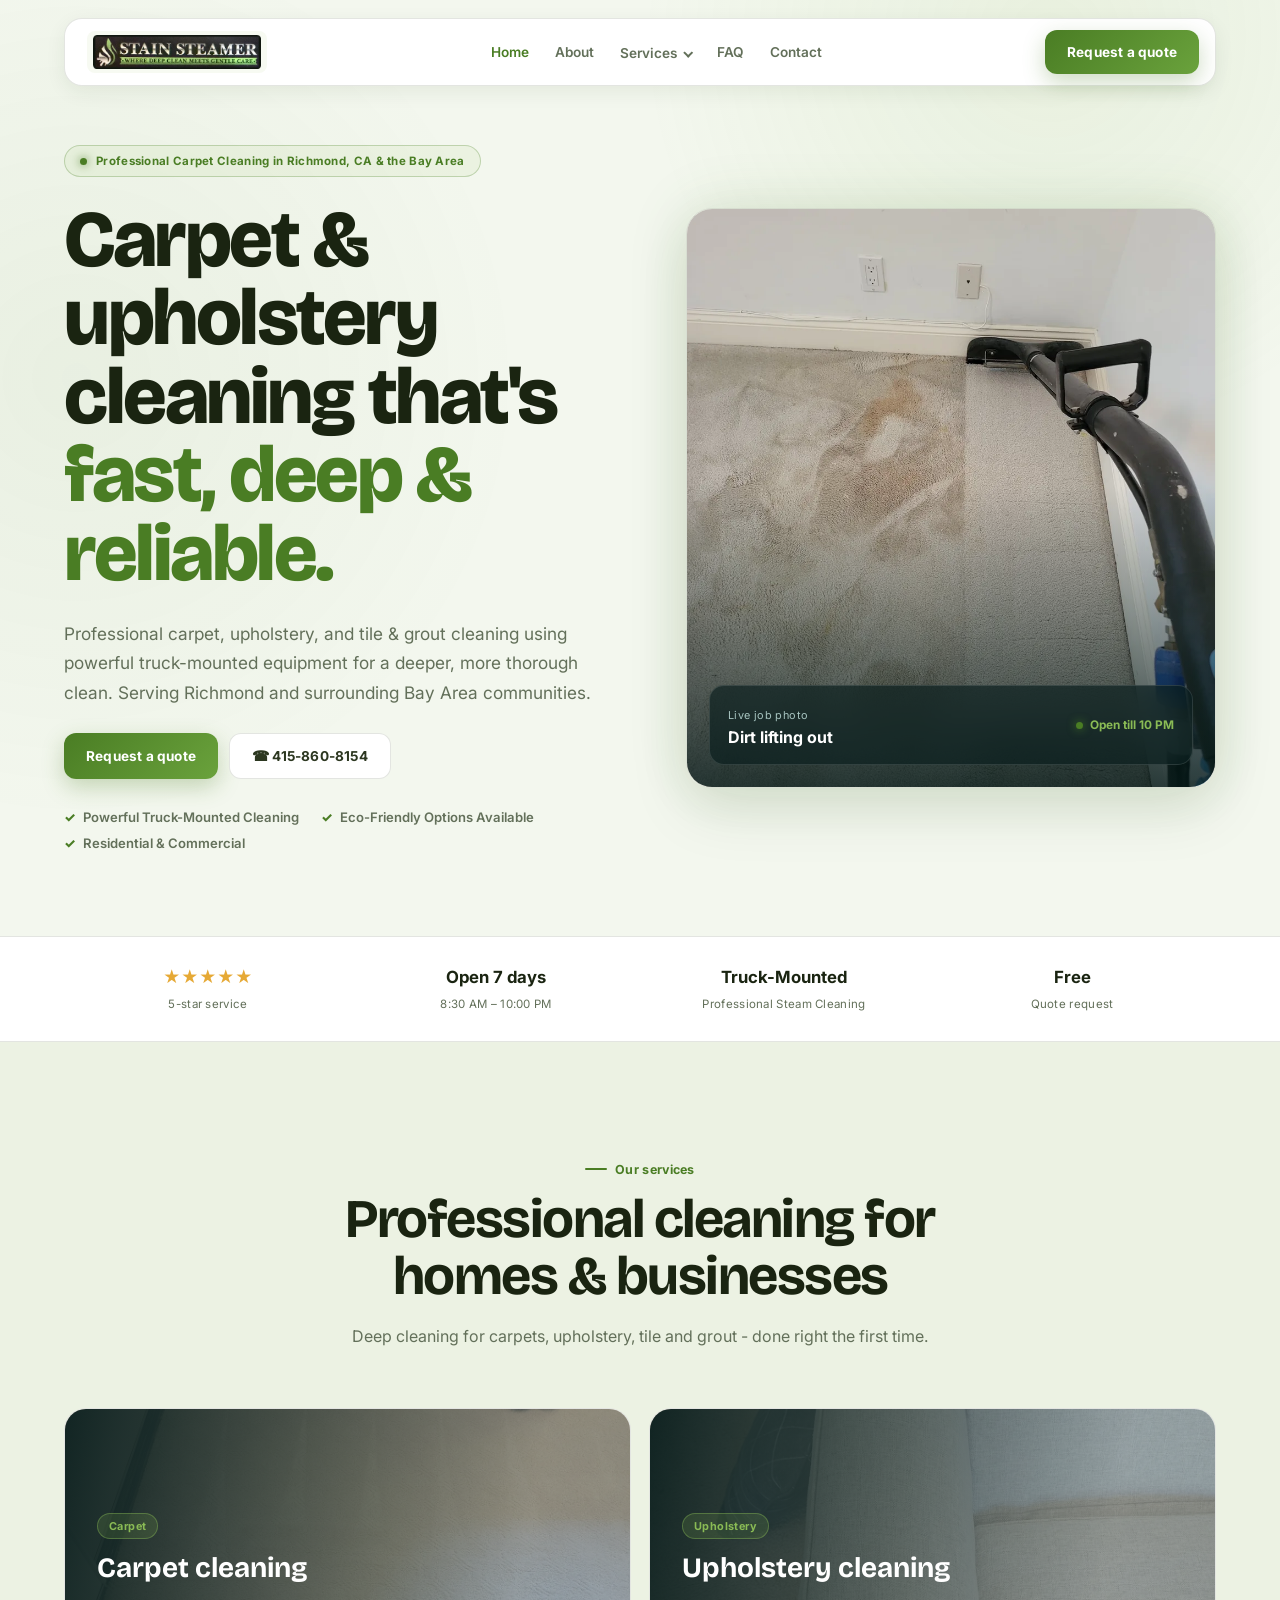
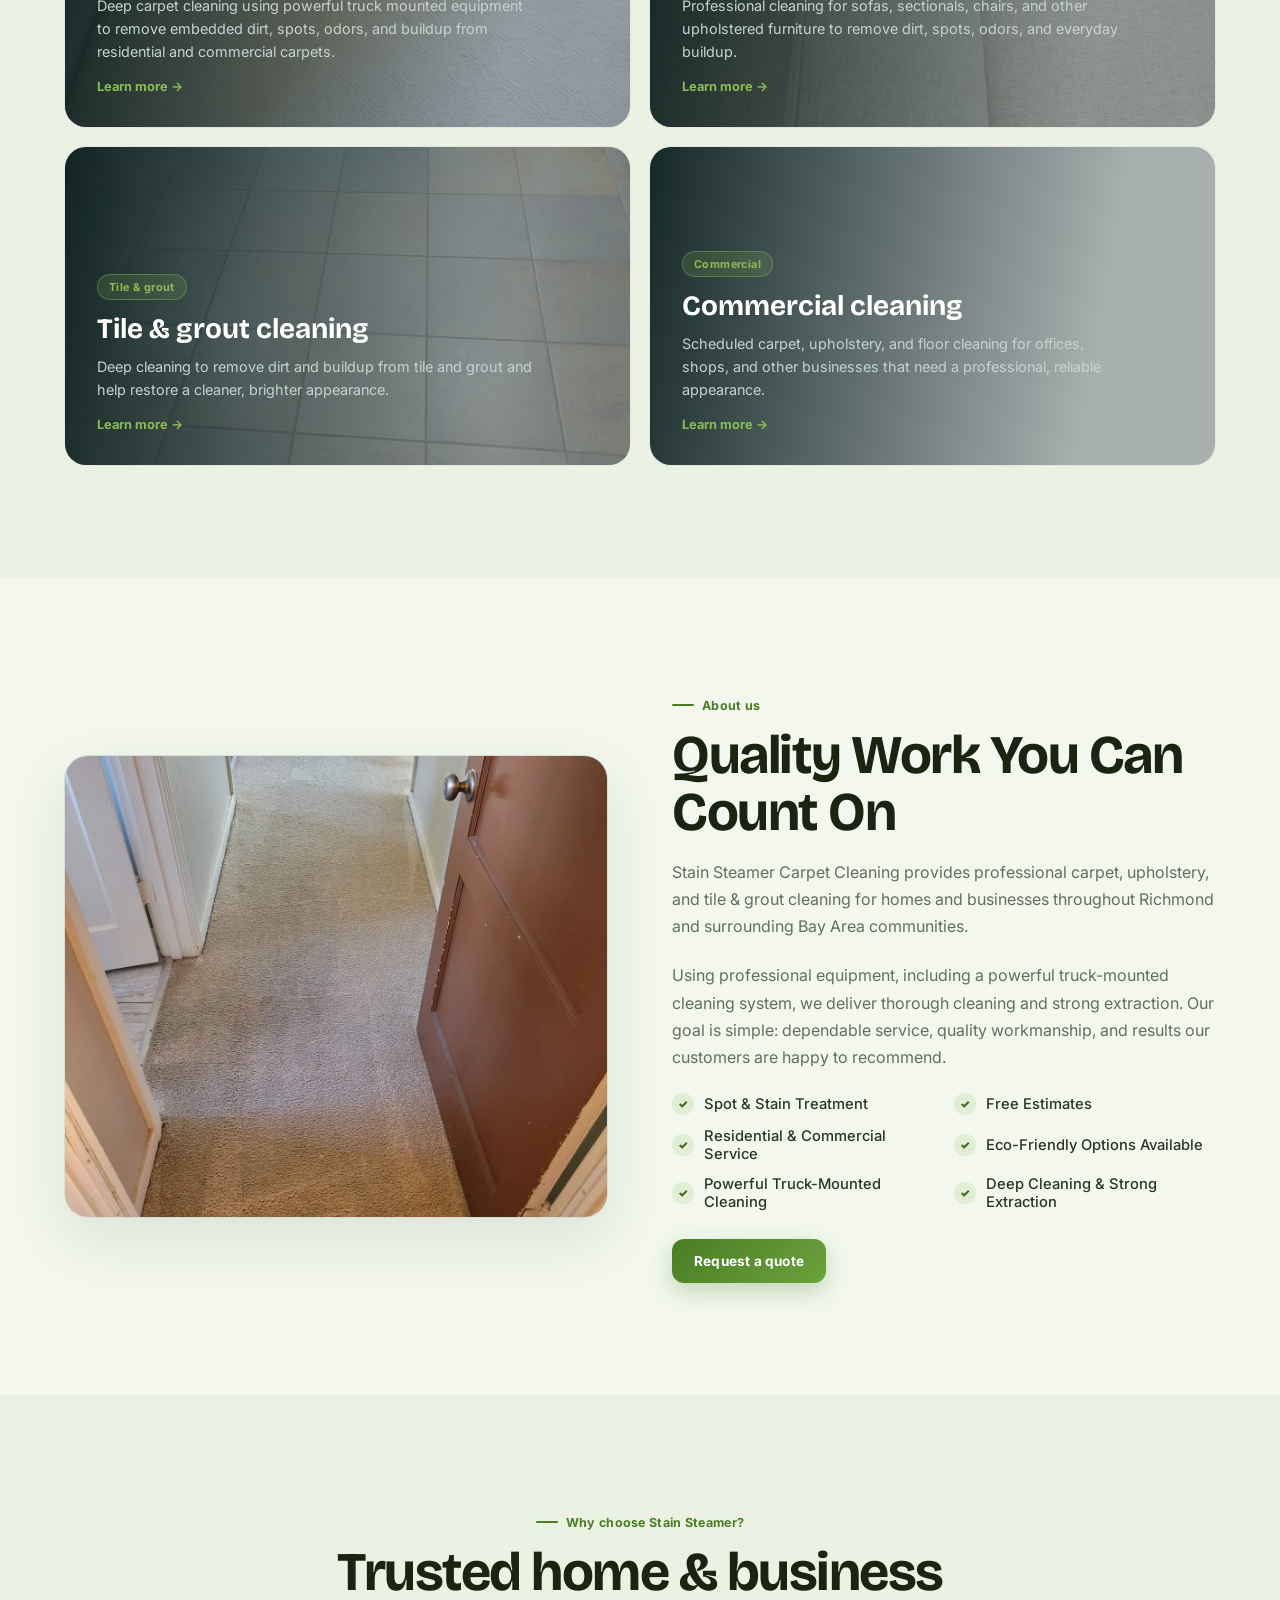
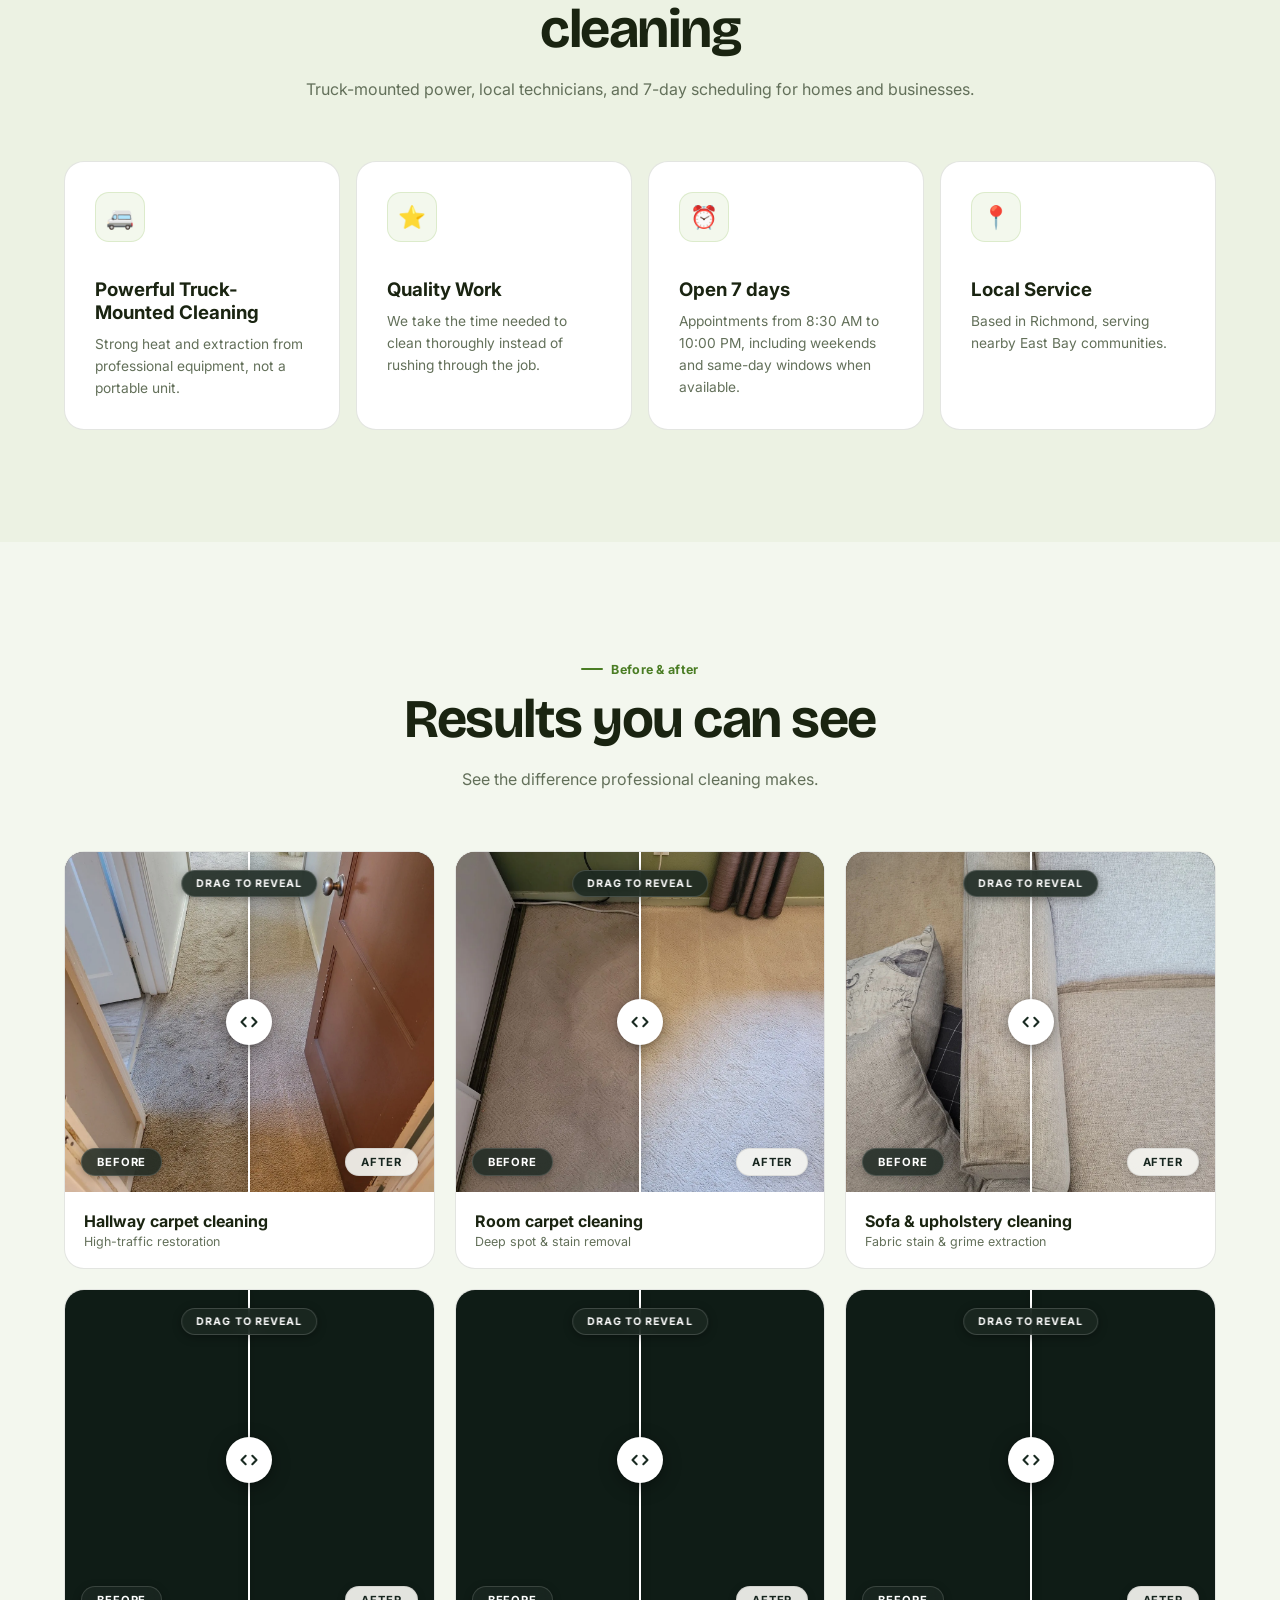
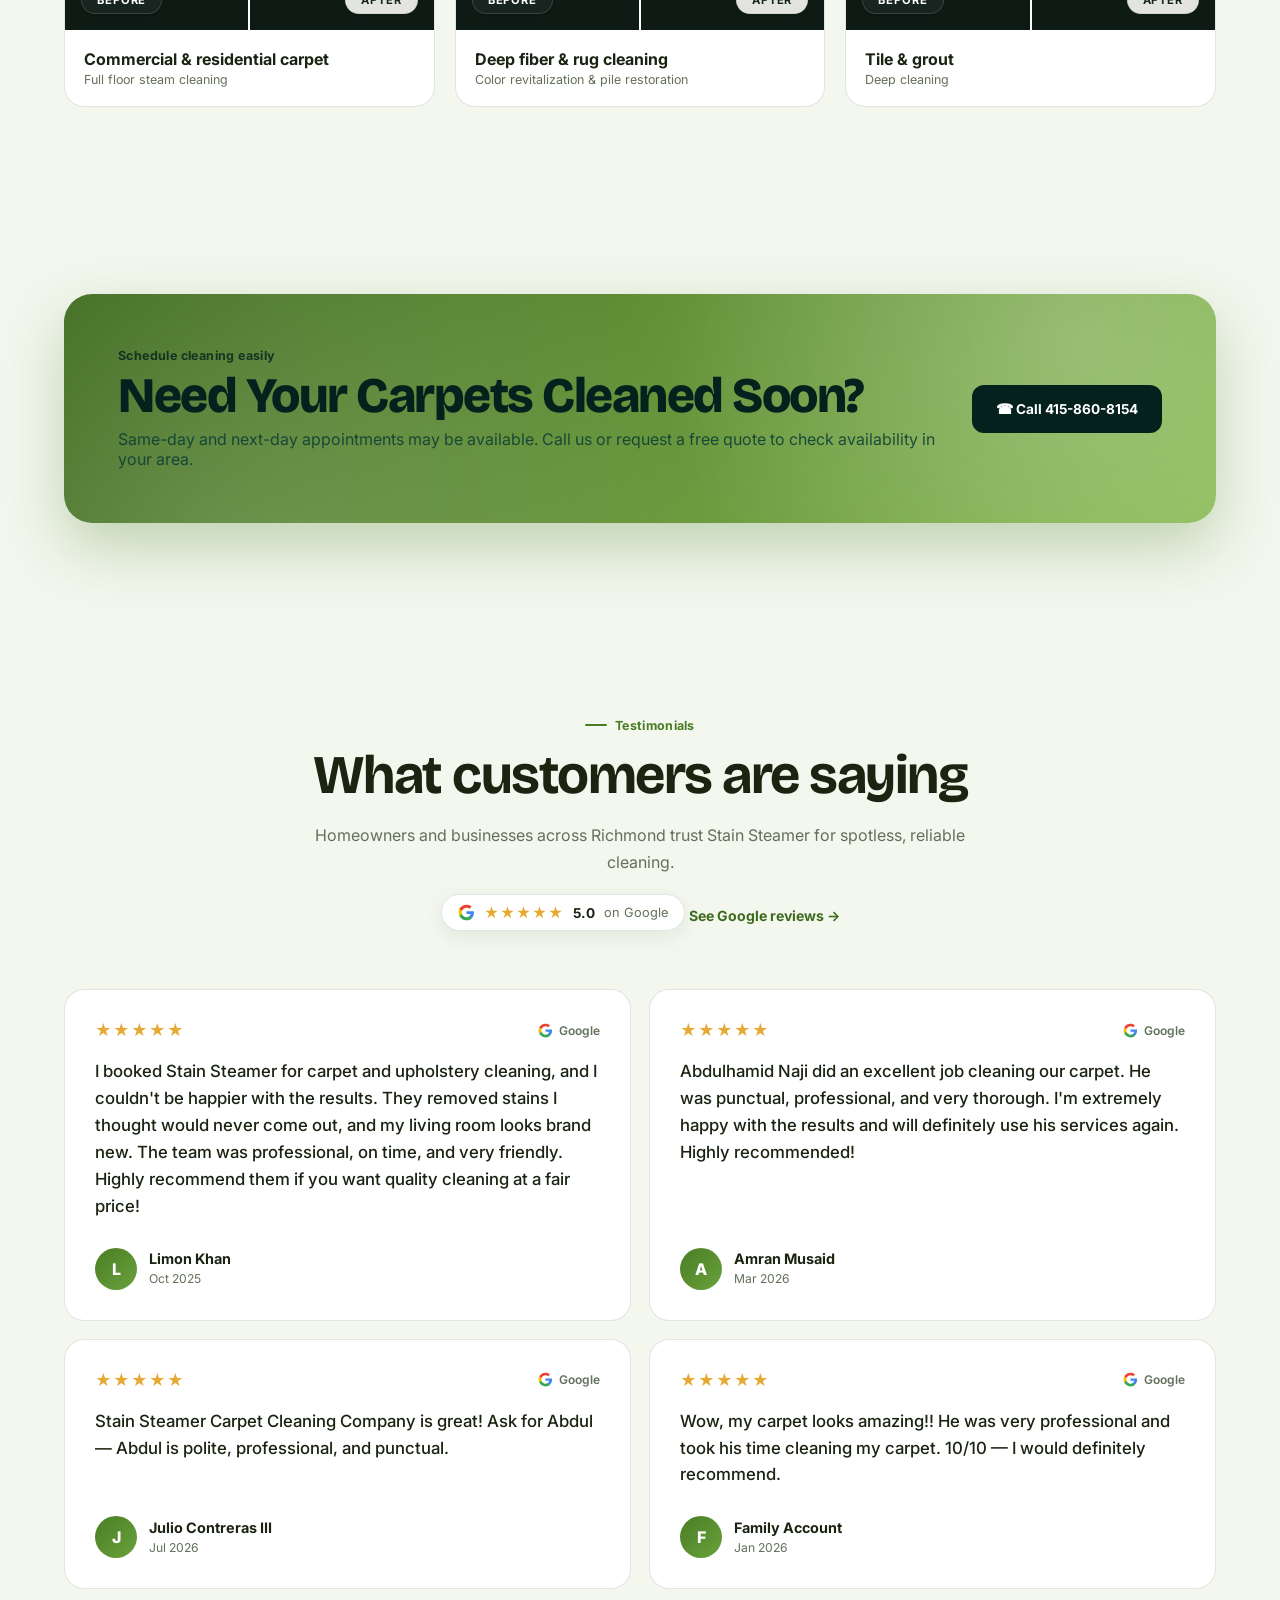
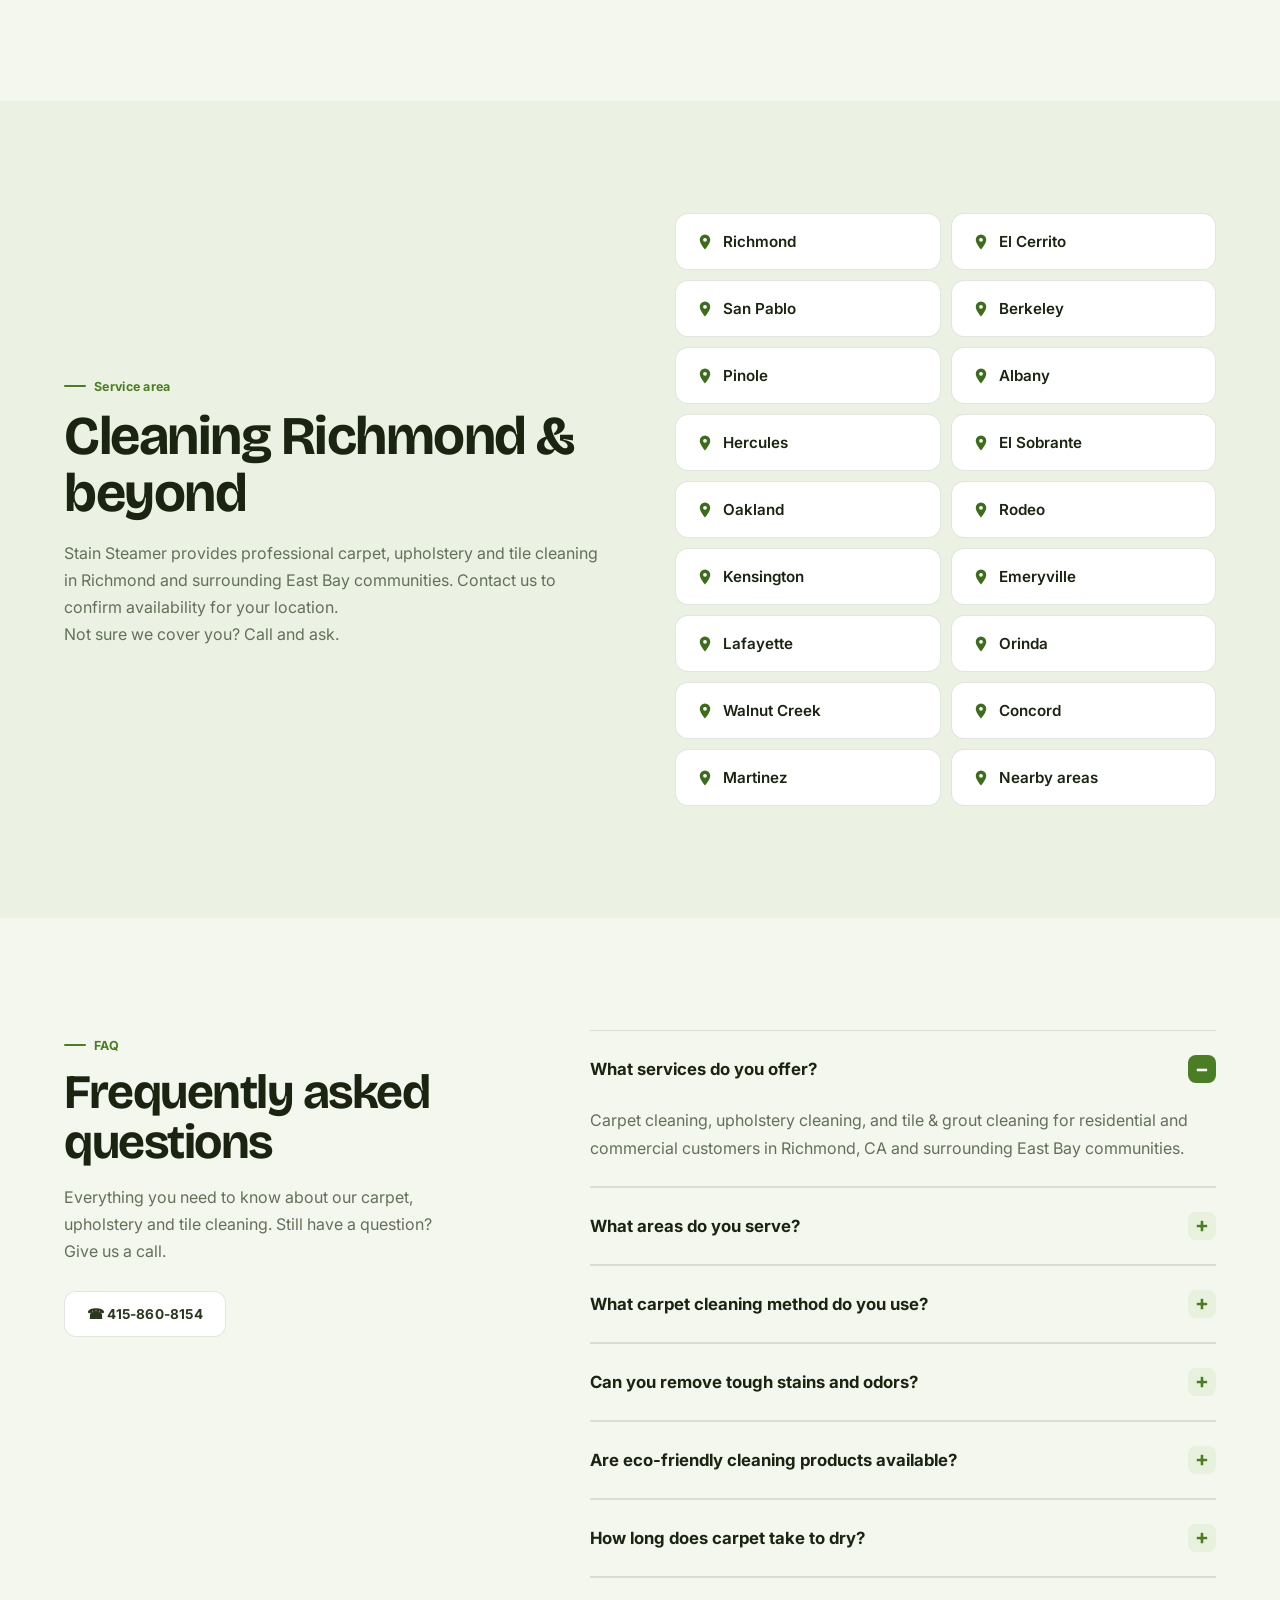
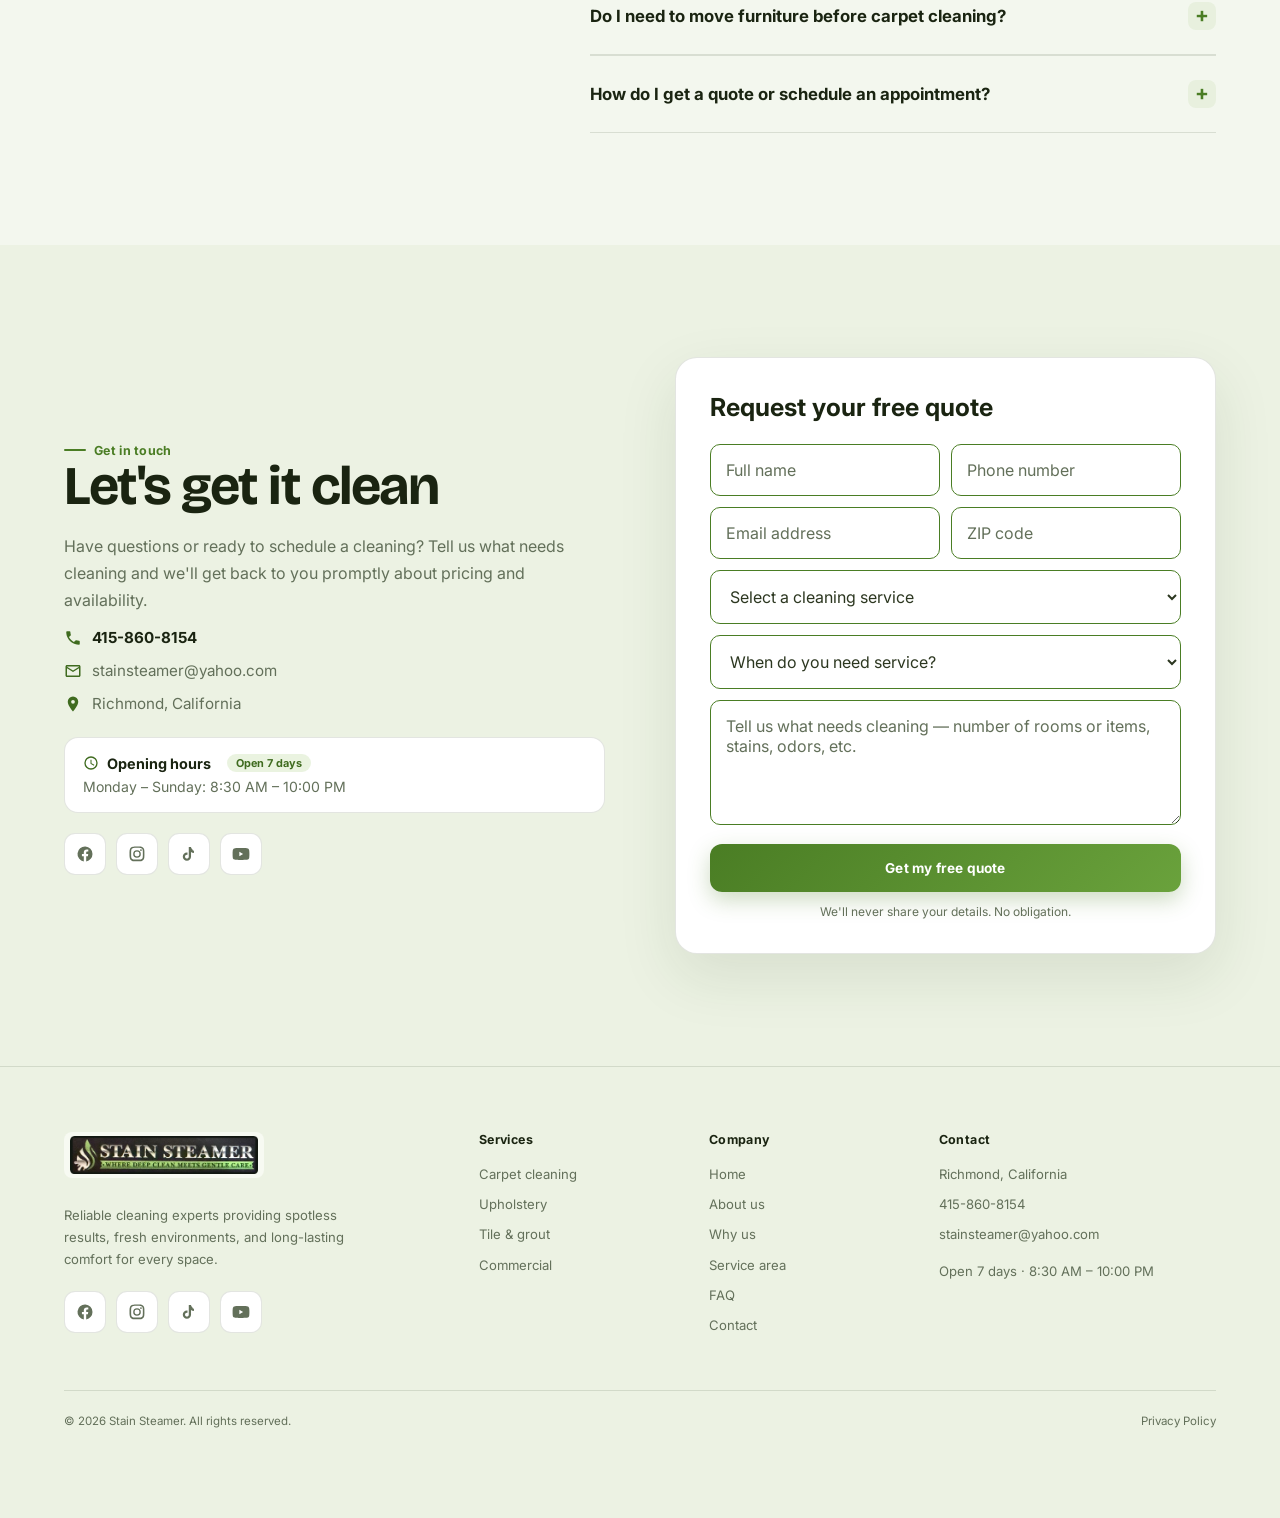
<file: index.html>
<!DOCTYPE html>

<html lang="en">
  <head>
    <meta charset="UTF-8" />
    <meta name="viewport" content="width=device-width, initial-scale=1.0" />
    <meta name="color-scheme" content="light dark" />

    <meta
      name="theme-color"
      content="#f3f7ee"
      media="(prefers-color-scheme: light)"
    />
    <meta
      name="theme-color"
      content="#10160c"
      media="(prefers-color-scheme: dark)"
    />

    <meta name="robots" content="index, follow" />

    <!-- =====================================
   SEO
====================================== -->
    <!-- Canonical / OG URLs use https://YOUR-DOMAIN.com — replace globally when live. -->
    <title>Stain Steamer | Carpet, Upholstery &amp; Tile Cleaning in Richmond, CA</title>
    <meta
      name="description"
      content="Stain Steamer provides carpet, upholstery, and tile & grout cleaning in Richmond, CA. Truck-mounted equipment, 7-day hours, and a free quote."
    />
    <meta name="author" content="Stain Steamer" />
    <link rel="canonical" href="https://YOUR-DOMAIN.com/" />

    <!-- Local / geo SEO -->
    <meta name="geo.region" content="US-CA" />
    <meta name="geo.placename" content="Richmond, California" />
    <meta name="geo.position" content="37.9358;-122.3477" />
    <meta name="ICBM" content="37.9358, -122.3477" />

    <!-- Favicon (inline leaf mark, no extra file needed) -->
    <link
      rel="icon"
      type="image/svg+xml"
      href="data:image/svg+xml,%3Csvg xmlns='http://www.w3.org/2000/svg' viewBox='0 0 36 36'%3E%3Crect width='36' height='36' rx='9' fill='%23f3f7ee'/%3E%3Cpath d='M27.5 8C15.5 8 9 15 9 23c0 1.3.2 2.6.6 3.8C21.5 25 27.5 17 27.5 8Z' fill='%234a7d24'/%3E%3Cpath d='M12 25.6C16 18.4 20.6 13.4 26 9.4' stroke='%238abb55' stroke-width='1.9' fill='none' stroke-linecap='round'/%3E%3C/svg%3E"
    />

    <!-- Open Graph (social sharing) -->
    <meta
      property="og:title"
      content="Stain Steamer | Carpet, Upholstery &amp; Tile Cleaning in Richmond, CA"
    />
    <meta
      property="og:description"
      content="Eco-friendly carpet, upholstery, tile and grout cleaning in Richmond, California. Safe for kids and pets."
    />
    <meta property="og:type" content="website" />
    <meta property="og:url" content="https://YOUR-DOMAIN.com/" />
    <meta property="og:site_name" content="Stain Steamer" />
    <meta property="og:locale" content="en_US" />
    <meta property="og:image" content="https://YOUR-DOMAIN.com/images/og-cover.jpeg" />
    <meta property="og:image:width" content="1200" />
    <meta property="og:image:height" content="630" />
    <meta
      property="og:image:alt"
      content="Professional carpet cleaning by Stain Steamer in Richmond, CA"
    />

    <!-- Twitter card -->
    <meta name="twitter:card" content="summary_large_image" />
    <meta
      name="twitter:title"
      content="Stain Steamer | Carpet, Upholstery &amp; Tile Cleaning in Richmond, CA"
    />
    <meta
      name="twitter:description"
      content="Eco-friendly carpet, upholstery, tile and grout cleaning in Richmond, California. Safe for kids and pets."
    />
    <meta name="twitter:image" content="https://YOUR-DOMAIN.com/images/og-cover.jpeg" />

    <!-- FONTS -->
    <link rel="preconnect" href="https://fonts.googleapis.com" />
    <link rel="preconnect" href="https://fonts.gstatic.com" crossorigin />
    <link
      href="https://fonts.googleapis.com/css2?family=Bricolage+Grotesque:opsz,wght@12..96,600;12..96,700;12..96,800&family=Inter:wght@400;500;600;700&display=swap"
      rel="stylesheet"
    />

    <link rel="stylesheet" href="style.css?v=20261013-1" />
    <link
      rel="preload"
      as="image"
      href="images/intro-photo.webp"
      type="image/webp"
      fetchpriority="high"
    />

    <style>
      /* Before & After comparison slider styles */
      .results-grid .result-images.before-after-slider {
        display: block !important;
        position: relative !important;
        height: 340px !important;
        overflow: hidden !important;
        user-select: none !important;
        -webkit-user-select: none !important;
        touch-action: pan-y !important;
        cursor: ew-resize !important;
        background: #0f1c16 !important;
      }
      .results-grid .result-images.before-after-slider::after {
        display: none !important;
      }
      .before-after-slider .slider-layer {
        position: absolute !important;
        inset: 0 !important;
        width: 100% !important;
        height: 100% !important;
        overflow: hidden !important;
        pointer-events: none !important;
      }
      .before-after-slider .slider-layer img {
        position: absolute !important;
        top: 0 !important;
        left: 0 !important;
        width: 100% !important;
        height: 100% !important;
        object-fit: cover !important;
        display: block !important;
        user-select: none !important;
        -webkit-user-drag: none !important;
        pointer-events: none !important;
      }
      .before-after-slider .after-img {
        z-index: 1 !important;
      }
      .before-after-slider .before-img {
        z-index: 2 !important;
        clip-path: inset(0 calc(100% - var(--slider-pos, 50%)) 0 0);
        -webkit-clip-path: inset(0 calc(100% - var(--slider-pos, 50%)) 0 0);
      }
      .before-after-slider .slider-handle {
        position: absolute !important;
        top: 0 !important;
        bottom: 0 !important;
        left: var(--slider-pos, 50%) !important;
        transform: translateX(-50%) !important;
        width: 44px !important;
        z-index: 4 !important;
        pointer-events: none !important;
        display: flex !important;
        align-items: center !important;
        justify-content: center !important;
        will-change: left !important;
      }
      .before-after-slider .slider-line {
        position: absolute !important;
        top: 0 !important;
        bottom: 0 !important;
        left: 50% !important;
        width: 2px !important;
        transform: translateX(-50%) !important;
        background: #ffffff !important;
        box-shadow: 0 0 8px rgba(0, 0, 0, 0.45) !important;
      }
      .before-after-slider .slider-badge-reveal {
        position: absolute !important;
        top: 18px !important;
        left: 50% !important;
        transform: translateX(-50%) !important;
        background: rgba(28, 40, 34, 0.88) !important;
        backdrop-filter: blur(8px) !important;
        -webkit-backdrop-filter: blur(8px) !important;
        color: #ffffff !important;
        font-size: 0.65rem !important;
        font-weight: 700 !important;
        letter-spacing: 0.1em !important;
        text-transform: uppercase !important;
        white-space: nowrap !important;
        padding: 6px 14px !important;
        border-radius: 9999px !important;
        box-shadow: 0 2px 10px rgba(0, 0, 0, 0.35) !important;
        border: 1px solid rgba(255, 255, 255, 0.16) !important;
        pointer-events: none !important;
        user-select: none !important;
        z-index: 5 !important;
      }
      .before-after-slider .slider-circle {
        position: absolute !important;
        top: 50% !important;
        left: 50% !important;
        transform: translate(-50%, -50%) !important;
        width: 46px !important;
        height: 46px !important;
        border-radius: 50% !important;
        background: #ffffff !important;
        color: #1a2b22 !important;
        display: flex !important;
        align-items: center !important;
        justify-content: center !important;
        box-shadow: 0 4px 18px rgba(0, 0, 0, 0.35),
          0 1px 4px rgba(0, 0, 0, 0.15) !important;
        pointer-events: none !important;
        user-select: none !important;
        transition: transform 0.15s ease, box-shadow 0.15s ease !important;
        z-index: 5 !important;
      }
      .before-after-slider:hover .slider-circle,
      .before-after-slider.is-dragging .slider-circle {
        transform: translate(-50%, -50%) scale(1.08) !important;
        box-shadow: 0 6px 22px rgba(0, 0, 0, 0.42), 0 2px 6px rgba(0, 0, 0, 0.2) !important;
      }
      .before-after-slider .slider-badge {
        position: absolute !important;
        bottom: 16px !important;
        z-index: 3 !important;
        font-size: 0.7rem !important;
        font-weight: 700 !important;
        letter-spacing: 0.08em !important;
        text-transform: uppercase !important;
        border-radius: 9999px !important;
        padding: 6px 15px !important;
        pointer-events: none !important;
        user-select: none !important;
      }
      .before-after-slider .slider-badge-before {
        left: 16px !important;
        background: rgba(28, 40, 34, 0.82) !important;
        color: #ffffff !important;
        backdrop-filter: blur(8px) !important;
        -webkit-backdrop-filter: blur(8px) !important;
        box-shadow: 0 2px 8px rgba(0, 0, 0, 0.28) !important;
        border: 1px solid rgba(255, 255, 255, 0.14) !important;
      }
      .before-after-slider .slider-badge-after {
        right: 16px !important;
        background: rgba(246, 246, 241, 0.92) !important;
        color: #17261f !important;
        backdrop-filter: blur(8px) !important;
        -webkit-backdrop-filter: blur(8px) !important;
        box-shadow: 0 2px 8px rgba(0, 0, 0, 0.18) !important;
        border: 1px solid rgba(0, 0, 0, 0.08) !important;
      }
      .before-after-slider .slider-range {
        position: absolute !important;
        inset: 0 !important;
        width: 100% !important;
        height: 100% !important;
        margin: 0 !important;
        opacity: 0 !important;
        cursor: ew-resize !important;
        z-index: 10 !important;
        -webkit-appearance: none !important;
        appearance: none !important;
        pointer-events: none !important;
      }
      .before-after-slider:focus-within .slider-circle {
        box-shadow: 0 0 0 3px var(--green, #4a7d24),
          0 4px 18px rgba(0, 0, 0, 0.35) !important;
      }
    </style>

    <!-- =====================================
   LOCAL BUSINESS SEO
====================================== -->
    <script type="application/ld+json">
      {
        "@context": "https://schema.org",
        "@type": "LocalBusiness",
        "name": "Stain Steamer",
        "url": "https://YOUR-DOMAIN.com/",
        "image": "https://YOUR-DOMAIN.com/images/og-cover.jpeg",
        "telephone": "+1-415-860-8154",
        "email": "stainsteamer@yahoo.com",
        "address": {
          "@type": "PostalAddress",
          "addressLocality": "Richmond",
          "addressRegion": "CA",
          "addressCountry": "US"
        },
        "openingHoursSpecification": {
          "@type": "OpeningHoursSpecification",
          "dayOfWeek": [
            "Monday",
            "Tuesday",
            "Wednesday",
            "Thursday",
            "Friday",
            "Saturday",
            "Sunday"
          ],
          "opens": "08:30",
          "closes": "22:00"
        },
        "areaServed": [
          "Richmond, CA",
          "El Cerrito, CA",
          "San Pablo, CA",
          "Berkeley, CA",
          "Pinole, CA",
          "Albany, CA",
          "Hercules, CA",
          "El Sobrante, CA",
          "Oakland, CA",
          "Rodeo, CA",
          "Kensington, CA",
          "Emeryville, CA",
          "Lafayette, CA",
          "Orinda, CA",
          "Walnut Creek, CA",
          "Concord, CA",
          "Martinez, CA"
        ],
        "sameAs": [
          "https://www.facebook.com/profile.php?id=61579876825430",
          "https://www.instagram.com/stainsteamer",
          "https://www.tiktok.com/@stainsteamercarpetclean",
          "https://youtube.com/@stainsteamer"
        ],
        "aggregateRating": {
          "@type": "AggregateRating",
          "ratingValue": "5.0",
          "reviewCount": "4"
        },
        "review": [
          {
            "@type": "Review",
            "author": { "@type": "Person", "name": "Limon Khan" },
            "datePublished": "2025-10-01",
            "reviewRating": {
              "@type": "Rating",
              "ratingValue": "5",
              "bestRating": "5"
            },
            "reviewBody": "I booked Stain Steamer for carpet and upholstery cleaning, and I couldn't be happier with the results. They removed stains I thought would never come out, and my living room looks brand new. The team was professional, on time, and very friendly. Highly recommend them if you want quality cleaning at a fair price!"
          },
          {
            "@type": "Review",
            "author": { "@type": "Person", "name": "Amran Musaid" },
            "datePublished": "2026-03-01",
            "reviewRating": {
              "@type": "Rating",
              "ratingValue": "5",
              "bestRating": "5"
            },
            "reviewBody": "Abdulhamid Naji did an excellent job cleaning our carpet. He was punctual, professional, and very thorough. I'm extremely happy with the results and will definitely use his services again. Highly recommended!"
          },
          {
            "@type": "Review",
            "author": { "@type": "Person", "name": "Julio Contreras III" },
            "datePublished": "2026-07-01",
            "reviewRating": {
              "@type": "Rating",
              "ratingValue": "5",
              "bestRating": "5"
            },
            "reviewBody": "Stain Steamer Carpet Cleaning Company is great! Ask for Abdul - Abdul is polite, professional, and punctual."
          },
          {
            "@type": "Review",
            "author": { "@type": "Person", "name": "Family Account" },
            "datePublished": "2026-01-01",
            "reviewRating": {
              "@type": "Rating",
              "ratingValue": "5",
              "bestRating": "5"
            },
            "reviewBody": "Wow, my carpet looks amazing!! He was very professional and took his time cleaning my carpet. 10/10 - I would definitely recommend."
          }
        ]
      }
    </script>

    <!-- =====================================
   FAQ SEO
====================================== -->
    <script type="application/ld+json">
      {
        "@context": "https://schema.org",
        "@type": "FAQPage",
        "mainEntity": [
          {
            "@type": "Question",
            "name": "What services do you offer?",
            "acceptedAnswer": {
              "@type": "Answer",
              "text": "Carpet cleaning, upholstery cleaning, and tile & grout cleaning for residential and commercial customers in Richmond, CA and surrounding East Bay communities."
            }
          },
          {
            "@type": "Question",
            "name": "What areas do you serve?",
            "acceptedAnswer": {
              "@type": "Answer",
              "text": "We are based in Richmond, CA and serve many surrounding East Bay communities, including San Pablo, El Cerrito, Albany, Berkeley, El Sobrante, Pinole, Hercules, Oakland, Emeryville, Kensington, Rodeo, Martinez, Concord, Walnut Creek, Orinda, and Lafayette. Contact us to confirm availability in your area."
            }
          },
          {
            "@type": "Question",
            "name": "What carpet cleaning method do you use?",
            "acceptedAnswer": {
              "@type": "Answer",
              "text": "We use professional steam cleaning (hot water extraction) with a powerful truck-mounted system to deep clean carpets and extract embedded dirt, stains, odors, and buildup."
            }
          },
          {
            "@type": "Question",
            "name": "Can you remove tough stains and odors?",
            "acceptedAnswer": {
              "@type": "Answer",
              "text": "We treat many common stains and odors using professional cleaning products and techniques. Results depend on the type of stain, how long it has been present, and the carpet or upholstery material, so complete removal cannot always be guaranteed."
            }
          },
          {
            "@type": "Question",
            "name": "Are eco-friendly cleaning products available?",
            "acceptedAnswer": {
              "@type": "Answer",
              "text": "Yes. We offer eco-friendly cleaning options when appropriate. We choose cleaning products and methods based on the material, condition, and cleaning needs of each job."
            }
          },
          {
            "@type": "Question",
            "name": "How long does carpet take to dry?",
            "acceptedAnswer": {
              "@type": "Answer",
              "text": "Drying time varies depending on the carpet, ventilation, temperature, humidity, and amount of cleaning required. We use professional extraction equipment to remove as much moisture as possible during the cleaning process."
            }
          },
          {
            "@type": "Question",
            "name": "Do I need to move furniture before carpet cleaning?",
            "acceptedAnswer": {
              "@type": "Answer",
              "text": "We ask customers to move large or heavy furniture before their appointment, as we do not move heavy items. We may assist with smaller, lightweight furniture when possible. Please remove small items, valuables, and personal belongings from the areas being cleaned before we arrive."
            }
          },
          {
            "@type": "Question",
            "name": "How do I get a quote or schedule an appointment?",
            "acceptedAnswer": {
              "@type": "Answer",
              "text": "Call Stain Steamer at 415-860-8154 or use the quote form on this page. Tell us what you need cleaned, your location, and the approximate size or number of rooms or furniture pieces. Photos can also help us provide a more accurate quote."
            }
          }
        ]
      }
    </script>
  </head>

  <body>
    <a class="skip-link" href="#top">Skip to content</a>
    <!-- =====================================
       NAVIGATION
    ===================================== -->
    <header class="site-header">
      <div class="container nav">
        <a class="logo" href="#top" aria-label="Stain Steamer home">
          <img
            src="images/logo.webp"
            alt="Stain Steamer - Where Deep Clean Meets Gentle Care"
            class="logo-img"
            width="200"
            height="41"
          />
        </a>

        <nav class="desktop-nav" aria-label="Main navigation">
          <a href="#top" aria-current="page">Home</a>
          <a href="#about">About</a>
          <div class="has-dropdown">
            <button
              type="button"
              class="nav-drop-toggle"
              aria-expanded="false"
              aria-haspopup="true"
            >
              Services
              <span class="chevron" aria-hidden="true"></span>
            </button>
            <div class="nav-dropdown" role="menu">
              <a href="carpet-cleaning.html" role="menuitem">Carpet cleaning</a>
              <a href="upholstery-cleaning.html" role="menuitem"
                >Upholstery cleaning</a
              >
              <a href="tile-grout-cleaning.html" role="menuitem"
                >Tile &amp; grout cleaning</a
              >
              <a href="commercial-cleaning.html" role="menuitem"
                >Commercial cleaning</a
              >
            </div>
          </div>
          <a href="#faq">FAQ</a>
          <a href="#quote">Contact</a>
        </nav>

        <div class="nav-actions">
          <a href="#quote" class="btn nav-quote">Request a quote</a>
          <button
            class="menu-toggle"
            id="menuToggle"
            type="button"
            aria-label="Open menu"
            aria-expanded="false"
          >
            <span></span>
            <span></span>
            <span></span>
          </button>
        </div>
      </div>

      <nav
        class="mobile-menu container"
        id="mobileMenu"
        aria-label="Mobile navigation"
      >
        <a href="#top" aria-current="page">Home</a>
        <a href="#about">About</a>
        <div class="has-dropdown">
          <button type="button" class="nav-drop-toggle" aria-expanded="false">
            Services
            <span class="chevron" aria-hidden="true"></span>
          </button>
          <div class="mobile-drop-panel">
            <a href="carpet-cleaning.html">Carpet cleaning</a>
            <a href="upholstery-cleaning.html">Upholstery cleaning</a>
            <a href="tile-grout-cleaning.html">Tile &amp; grout cleaning</a>
            <a href="commercial-cleaning.html">Commercial cleaning</a>
          </div>
        </div>
        <a href="#faq">FAQ</a>
        <a href="#quote" class="btn">Request a quote</a>
      </nav>
    </header>

    <main id="top">
      <!-- =====================================
     HERO
  ===================================== -->
      <section class="hero">
        <div class="container hero-grid">
          <div class="hero-content reveal">
            <div class="hero-badge">
              <span class="dot"></span>
              Professional Carpet Cleaning in Richmond, CA & the Bay Area
            </div>

            <h1>
              Carpet &amp; upholstery cleaning that's
              <span class="accent">fast, deep &amp; reliable.</span>
            </h1>

            <p class="hero-copy">
              Professional carpet, upholstery, and tile & grout cleaning using
              powerful truck-mounted equipment for a deeper, more thorough
              clean. Serving Richmond and surrounding Bay Area communities.
            </p>

            <div class="hero-actions">
              <a href="#quote" class="btn">Request a quote</a>
              <a href="tel:4158608154" class="btn btn-secondary">
                ☎ 415-860-8154
              </a>
            </div>

            <div class="hero-trust">
              <span
                ><span class="tick">✓</span> Powerful Truck-Mounted
                Cleaning</span
              >
              <span
                ><span class="tick">✓</span> Eco-Friendly Options
                Available</span
              >
              <span><span class="tick">✓</span> Residential & Commercial</span>
            </div>
          </div>

          <div class="visual reveal">
            <img
              src="images/intro-photo.webp"
              alt="Technician extracting dirt from carpet with truck-mounted cleaning wand"
              width="960"
              height="1280"
              fetchpriority="high"
              decoding="async"
            />
            <div class="visual-overlay"></div>
            <div class="visual-info">
              <div>
                <small>Live job photo</small>
                <strong>Dirt lifting out</strong>
              </div>
              <div class="availability">
                <span class="dot"></span>
                Open till 10 PM
              </div>
            </div>
          </div>
        </div>
      </section>

      <!-- =====================================
     TRUST BAR
  ===================================== -->
      <section class="trust" aria-label="Service highlights">
        <div class="container trust-grid">
          <div class="trust-item">
            <strong class="stars">★★★★★</strong>
            <span>5-star service</span>
          </div>
          <div class="trust-item">
            <strong>Open 7 days</strong>
            <span>8:30 AM – 10:00 PM</span>
          </div>
          <div class="trust-item">
            <strong>Truck-Mounted</strong>
            <span>Professional Steam Cleaning</span>
          </div>
          <div class="trust-item">
            <strong>Free</strong>
            <span>Quote request</span>
          </div>
        </div>
      </section>

      <!-- =====================================
     SERVICES
  ===================================== -->
      <section class="section alt-section" id="services">
        <div class="container">
          <div class="section-title reveal">
            <div class="eyebrow">Our services</div>
            <h2>Professional cleaning for homes &amp; businesses</h2>
            <p>
              Deep cleaning for carpets, upholstery, tile and grout - done right
              the first time.
            </p>
          </div>

          <div class="bento">
            <article class="service-card reveal" id="service-carpet">
              <img
                src="images/room-after.webp"
                alt="Living room carpet after professional cleaning"
                width="1200"
                height="1600"
                loading="lazy"
                decoding="async"
              />
              <div class="service-content">
                <span class="service-tag">Carpet</span>
                <h3>Carpet cleaning</h3>
                <p>
                  Deep carpet cleaning using powerful truck mounted equipment to
                  remove embedded dirt, spots, odors, and buildup from
                  residential and commercial carpets.
                </p>
                <a href="carpet-cleaning.html" class="service-link"
                  >Learn more →</a
                >
              </div>
            </article>

            <article class="service-card reveal" id="service-upholstery">
              <img
                src="images/sofa-after.webp"
                alt="Sofa upholstery after professional cleaning"
                width="1200"
                height="1600"
                loading="lazy"
                decoding="async"
              />
              <div class="service-content">
                <span class="service-tag">Upholstery</span>
                <h3>Upholstery cleaning</h3>
                <p>
                  Professional cleaning for sofas, sectionals, chairs, and other
                  upholstered furniture to remove dirt, spots, odors, and
                  everyday buildup.
                </p>
                <a href="upholstery-cleaning.html" class="service-link"
                  >Learn more →</a
                >
              </div>
            </article>

            <article class="service-card reveal" id="service-tile">
              <img
                src="images/tile-grout.webp"
                alt="Floor tile and grout after professional cleaning"
                width="1200"
                height="1600"
                loading="lazy"
                decoding="async"
              />
              <div class="service-content">
                <span class="service-tag">Tile &amp; grout</span>
                <h3>Tile &amp; grout cleaning</h3>
                <p>
                  Deep cleaning to remove dirt and buildup from tile and grout
                  and help restore a cleaner, brighter appearance.
                </p>
                <a href="tile-grout-cleaning.html" class="service-link"
                  >Learn more →</a
                >
              </div>
            </article>

            <article class="service-card reveal" id="service-commercial">
              <img
                src="images/gray-carpet-after.webp"
                alt="Gray commercial carpet after professional cleaning"
                width="1200"
                height="1600"
                loading="lazy"
                decoding="async"
              />
              <div class="service-content">
                <span class="service-tag">Commercial</span>
                <h3>Commercial cleaning</h3>
                <p>
                  Scheduled carpet, upholstery, and floor cleaning for offices,
                  shops, and other businesses that need a professional, reliable
                  appearance.
                </p>
                <a href="commercial-cleaning.html" class="service-link"
                  >Learn more →</a
                >
              </div>
            </article>
          </div>
        </div>
      </section>

      <!-- =====================================
     ABOUT
  ===================================== -->
      <section class="section" id="about">
        <div class="container about-grid">
          <div class="about-media reveal">
            <img
              src="images/hallway-after.webp"
              alt="Cleaned hallway carpet in a home"
              width="1200"
              height="1600"
              loading="lazy"
              decoding="async"
            />
          </div>

          <div class="about-copy reveal">
            <div class="eyebrow">About us</div>
            <h2>Quality Work You Can Count On</h2>
            <p>
              Stain Steamer Carpet Cleaning provides professional carpet,
              upholstery, and tile &amp; grout cleaning for homes and businesses
              throughout Richmond and surrounding Bay Area communities.
            </p>
            <p>
              Using professional equipment, including a powerful truck-mounted
              cleaning system, we deliver thorough cleaning and strong
              extraction. Our goal is simple: dependable service, quality
              workmanship, and results our customers are happy to recommend.
            </p>

            <ul class="checklist">
              <li><span class="check">✓</span> Spot & Stain Treatment</li>
              <li><span class="check">✓</span> Free Estimates</li>
              <li>
                <span class="check">✓</span> Residential & Commercial Service
              </li>
              <li>
                <span class="check">✓</span> Eco-Friendly Options Available
              </li>
              <li>
                <span class="check">✓</span> Powerful Truck-Mounted Cleaning
              </li>
              <li>
                <span class="check">✓</span> Deep Cleaning & Strong Extraction
              </li>
            </ul>

            <a href="#quote" class="btn">Request a quote</a>
          </div>
        </div>
      </section>

      <!-- =====================================
     WHY CHOOSE US
  ===================================== -->
      <section class="section alt-section" id="why">
        <div class="container">
          <div class="section-title reveal">
            <div class="eyebrow">Why choose Stain Steamer?</div>
            <h2>Trusted home &amp; business cleaning</h2>
            <p>
              Truck-mounted power, local technicians, and 7-day scheduling for
              homes and businesses.
            </p>
          </div>

          <div class="why-grid">
            <article class="feature-card reveal">
              <div class="feature-icon">🚐</div>
              <h3>Powerful Truck-Mounted Cleaning</h3>
              <p>
                Strong heat and extraction from professional equipment, not a
                portable unit.
              </p>
            </article>

            <article class="feature-card reveal">
              <div class="feature-icon">⭐</div>
              <h3>Quality Work</h3>
              <p>
                We take the time needed to clean thoroughly instead of rushing
                through the job.
              </p>
            </article>

            <article class="feature-card reveal">
              <div class="feature-icon">⏰</div>
              <h3>Open 7 days</h3>
              <p>
                Appointments from 8:30 AM to 10:00 PM, including weekends and
                same-day windows when available.
              </p>
            </article>

            <article class="feature-card reveal">
              <div class="feature-icon">📍</div>
              <h3>Local Service</h3>
              <p>Based in Richmond, serving nearby East Bay communities.</p>
            </article>
          </div>
        </div>
      </section>

      <!-- =====================================
     RESULTS (before / after)
  ===================================== -->
      <section class="section" id="results">
        <div class="container">
          <div class="section-title reveal">
            <div class="eyebrow">Before &amp; after</div>
            <h2>Results you can see</h2>
            <p>See the difference professional cleaning makes.</p>
          </div>

          <div class="results-grid">
            <article class="result-card reveal">
              <div
                class="result-images before-after-slider"
                style="--slider-pos: 50%"
              >
                <div class="slider-layer after-img">
                  <img
                    src="images/hallway-after.webp"
                    alt="Hallway carpet after cleaning"
                    loading="lazy"
                    decoding="async"
                    draggable="false"
                   width="1200" height="1600" />
                </div>
                <div class="slider-layer before-img">
                  <img
                    src="images/hallway-before.webp"
                    alt="Hallway carpet before cleaning"
                    loading="lazy"
                    decoding="async"
                    draggable="false"
                   width="1200" height="1600" />
                </div>
                <div class="slider-handle" aria-hidden="true">
                  <div class="slider-line"></div>
                  <span class="slider-badge-reveal">DRAG TO REVEAL</span>
                  <div class="slider-circle">
                    <svg
                      width="20"
                      height="20"
                      viewBox="0 0 24 24"
                      fill="none"
                      stroke="currentColor"
                      stroke-width="2.5"
                      stroke-linecap="round"
                      stroke-linejoin="round"
                    >
                      <polyline points="8 17 3 12 8 7"></polyline>
                      <polyline points="16 7 21 12 16 17"></polyline>
                    </svg>
                  </div>
                </div>
                <span
                  class="slider-badge slider-badge-before"
                  aria-hidden="true"
                  >Before</span
                >
                <span class="slider-badge slider-badge-after" aria-hidden="true"
                  >After</span
                >
                <input
                  type="range"
                  min="0"
                  max="100"
                  value="50"
                  class="slider-range"
                  aria-label="Drag to compare Hallway carpet before and after cleaning"
                />
              </div>
              <div class="result-content">
                <strong>Hallway carpet cleaning</strong>
                <span>High-traffic restoration</span>
              </div>
            </article>

            <article class="result-card reveal">
              <div
                class="result-images before-after-slider"
                style="--slider-pos: 50%"
              >
                <div class="slider-layer after-img">
                  <img
                    src="images/room-after.webp"
                    alt="Room carpet after cleaning"
                    loading="lazy"
                    decoding="async"
                    draggable="false"
                   width="1200" height="1600" />
                </div>
                <div class="slider-layer before-img">
                  <img
                    src="images/room-before.webp"
                    alt="Room carpet before cleaning"
                    loading="lazy"
                    decoding="async"
                    draggable="false"
                   width="1200" height="1600" />
                </div>
                <div class="slider-handle" aria-hidden="true">
                  <div class="slider-line"></div>
                  <span class="slider-badge-reveal">DRAG TO REVEAL</span>
                  <div class="slider-circle">
                    <svg
                      width="20"
                      height="20"
                      viewBox="0 0 24 24"
                      fill="none"
                      stroke="currentColor"
                      stroke-width="2.5"
                      stroke-linecap="round"
                      stroke-linejoin="round"
                    >
                      <polyline points="8 17 3 12 8 7"></polyline>
                      <polyline points="16 7 21 12 16 17"></polyline>
                    </svg>
                  </div>
                </div>
                <span
                  class="slider-badge slider-badge-before"
                  aria-hidden="true"
                  >Before</span
                >
                <span class="slider-badge slider-badge-after" aria-hidden="true"
                  >After</span
                >
                <input
                  type="range"
                  min="0"
                  max="100"
                  value="50"
                  class="slider-range"
                  aria-label="Drag to compare Room carpet before and after cleaning"
                />
              </div>
              <div class="result-content">
                <strong>Room carpet cleaning</strong>
                <span>Deep spot &amp; stain removal</span>
              </div>
            </article>

            <article class="result-card reveal">
              <div
                class="result-images before-after-slider"
                style="--slider-pos: 50%"
              >
                <div class="slider-layer after-img">
                  <img
                    src="images/sofa-after.webp"
                    alt="Sofa upholstery after cleaning"
                    loading="lazy"
                    decoding="async"
                    draggable="false"
                   width="1200" height="1600" />
                </div>
                <div class="slider-layer before-img">
                  <img
                    src="images/sofa-before.webp"
                    alt="Sofa upholstery before cleaning"
                    loading="lazy"
                    decoding="async"
                    draggable="false"
                   width="1200" height="1600" />
                </div>
                <div class="slider-handle" aria-hidden="true">
                  <div class="slider-line"></div>
                  <span class="slider-badge-reveal">DRAG TO REVEAL</span>
                  <div class="slider-circle">
                    <svg
                      width="20"
                      height="20"
                      viewBox="0 0 24 24"
                      fill="none"
                      stroke="currentColor"
                      stroke-width="2.5"
                      stroke-linecap="round"
                      stroke-linejoin="round"
                    >
                      <polyline points="8 17 3 12 8 7"></polyline>
                      <polyline points="16 7 21 12 16 17"></polyline>
                    </svg>
                  </div>
                </div>
                <span
                  class="slider-badge slider-badge-before"
                  aria-hidden="true"
                  >Before</span
                >
                <span class="slider-badge slider-badge-after" aria-hidden="true"
                  >After</span
                >
                <input
                  type="range"
                  min="0"
                  max="100"
                  value="50"
                  class="slider-range"
                  aria-label="Drag to compare Sofa upholstery before and after cleaning"
                />
              </div>
              <div class="result-content">
                <strong>Sofa &amp; upholstery cleaning</strong>
                <span>Fabric stain &amp; grime extraction</span>
              </div>
            </article>

            <article class="result-card reveal">
              <div
                class="result-images before-after-slider"
                style="--slider-pos: 50%"
              >
                <div class="slider-layer after-img">
                  <img
                    src="images/gray-carpet-after.webp"
                    alt="Commercial and residential carpet after cleaning"
                    loading="lazy"
                    decoding="async"
                    draggable="false"
                   width="1200" height="1600" />
                </div>
                <div class="slider-layer before-img">
                  <img
                    src="images/gray-carpet-before.webp"
                    alt="Commercial and residential carpet before cleaning"
                    loading="lazy"
                    decoding="async"
                    draggable="false"
                   width="1200" height="1600" />
                </div>
                <div class="slider-handle" aria-hidden="true">
                  <div class="slider-line"></div>
                  <span class="slider-badge-reveal">DRAG TO REVEAL</span>
                  <div class="slider-circle">
                    <svg
                      width="20"
                      height="20"
                      viewBox="0 0 24 24"
                      fill="none"
                      stroke="currentColor"
                      stroke-width="2.5"
                      stroke-linecap="round"
                      stroke-linejoin="round"
                    >
                      <polyline points="8 17 3 12 8 7"></polyline>
                      <polyline points="16 7 21 12 16 17"></polyline>
                    </svg>
                  </div>
                </div>
                <span
                  class="slider-badge slider-badge-before"
                  aria-hidden="true"
                  >Before</span
                >
                <span class="slider-badge slider-badge-after" aria-hidden="true"
                  >After</span
                >
                <input
                  type="range"
                  min="0"
                  max="100"
                  value="50"
                  class="slider-range"
                  aria-label="Drag to compare Commercial and residential carpet before and after cleaning"
                />
              </div>
              <div class="result-content">
                <strong>Commercial &amp; residential carpet</strong>
                <span>Full floor steam cleaning</span>
              </div>
            </article>

            <article class="result-card reveal">
              <div
                class="result-images before-after-slider"
                style="--slider-pos: 50%"
              >
                <div class="slider-layer after-img">
                  <img
                    src="images/red-carpet-after.webp"
                    alt="Deep fiber carpet after cleaning"
                    loading="lazy"
                    decoding="async"
                    draggable="false"
                   width="1200" height="1600" />
                </div>
                <div class="slider-layer before-img">
                  <img
                    src="images/red-carpet-before.webp"
                    alt="Deep fiber carpet before cleaning"
                    loading="lazy"
                    decoding="async"
                    draggable="false"
                   width="1200" height="1600" />
                </div>
                <div class="slider-handle" aria-hidden="true">
                  <div class="slider-line"></div>
                  <span class="slider-badge-reveal">DRAG TO REVEAL</span>
                  <div class="slider-circle">
                    <svg
                      width="20"
                      height="20"
                      viewBox="0 0 24 24"
                      fill="none"
                      stroke="currentColor"
                      stroke-width="2.5"
                      stroke-linecap="round"
                      stroke-linejoin="round"
                    >
                      <polyline points="8 17 3 12 8 7"></polyline>
                      <polyline points="16 7 21 12 16 17"></polyline>
                    </svg>
                  </div>
                </div>
                <span
                  class="slider-badge slider-badge-before"
                  aria-hidden="true"
                  >Before</span
                >
                <span class="slider-badge slider-badge-after" aria-hidden="true"
                  >After</span
                >
                <input
                  type="range"
                  min="0"
                  max="100"
                  value="50"
                  class="slider-range"
                  aria-label="Drag to compare Deep fiber carpet before and after cleaning"
                />
              </div>
              <div class="result-content">
                <strong>Deep fiber &amp; rug cleaning</strong>
                <span>Color revitalization &amp; pile restoration</span>
              </div>
            </article>

            <article class="result-card reveal">
              <div
                class="result-images before-after-slider"
                style="--slider-pos: 50%"
              >
                <div class="slider-layer after-img">
                  <img
                    src="images/tile-grout-after.webp"
                    alt="Tile and grout after cleaning"
                    loading="lazy"
                    decoding="async"
                    draggable="false"
                   width="1200" height="1600" />
                </div>
                <div class="slider-layer before-img">
                  <img
                    src="images/tile-grout-before.webp"
                    alt="Tile and grout before cleaning"
                    loading="lazy"
                    decoding="async"
                    draggable="false"
                   width="1200" height="1600" />
                </div>
                <div class="slider-handle" aria-hidden="true">
                  <div class="slider-line"></div>
                  <span class="slider-badge-reveal">DRAG TO REVEAL</span>
                  <div class="slider-circle">
                    <svg
                      width="20"
                      height="20"
                      viewBox="0 0 24 24"
                      fill="none"
                      stroke="currentColor"
                      stroke-width="2.5"
                      stroke-linecap="round"
                      stroke-linejoin="round"
                    >
                      <polyline points="8 17 3 12 8 7"></polyline>
                      <polyline points="16 7 21 12 16 17"></polyline>
                    </svg>
                  </div>
                </div>
                <span
                  class="slider-badge slider-badge-before"
                  aria-hidden="true"
                  >Before</span
                >
                <span class="slider-badge slider-badge-after" aria-hidden="true"
                  >After</span
                >
                <input
                  type="range"
                  min="0"
                  max="100"
                  value="50"
                  class="slider-range"
                  aria-label="Drag to compare Tile and grout before and after cleaning"
                />
              </div>
              <div class="result-content">
                <strong>Tile &amp; grout</strong>
                <span>Deep cleaning</span>
              </div>
            </article>
          </div>
        </div>
      </section>

      <!-- =====================================
     SAME-DAY CTA
  ===================================== -->
      <section class="same-day">
        <div class="container">
          <div class="same-day-box reveal">
            <div>
              <div class="same-eyebrow">Schedule cleaning easily</div>
              <h2>Need Your Carpets Cleaned Soon?</h2>
              <p>
                Same-day and next-day appointments may be available. Call us or
                request a free quote to check availability in your area.
              </p>
            </div>
            <a href="tel:4158608154" class="same-day-button">
              ☎ Call 415-860-8154
            </a>
          </div>
        </div>
      </section>

      <!-- =====================================
     TESTIMONIALS
  ===================================== -->
      <section class="section" id="reviews">
        <div class="container">
          <div class="section-title reveal">
            <div class="eyebrow">Testimonials</div>
            <h2>What customers are saying</h2>
            <p>
              Homeowners and businesses across Richmond trust Stain Steamer for
              spotless, reliable cleaning.
            </p>
            <div class="rating-badge">
              <svg viewBox="0 0 24 24" aria-hidden="true">
                <path
                  fill="#4285F4"
                  d="M22.5 12.2c0-.7-.1-1.4-.2-2H12v3.9h5.9c-.3 1.4-1 2.5-2.2 3.3v2.7h3.5c2-1.9 3.3-4.7 3.3-7.9Z"
                />
                <path
                  fill="#34A853"
                  d="M12 23c3 0 5.5-1 7.3-2.7l-3.5-2.7c-1 .7-2.2 1-3.8 1-2.9 0-5.4-2-6.3-4.6H2v2.8C3.8 20.6 7.6 23 12 23Z"
                />
                <path
                  fill="#FBBC05"
                  d="M5.7 14c-.2-.7-.4-1.4-.4-2.2s.1-1.5.4-2.2V6.8H2C1.4 8.3 1 9.6 1 11.8s.4 3.5 1 5l3.7-2.8Z"
                />
                <path
                  fill="#EA4335"
                  d="M12 5.2c1.6 0 3 .6 4.2 1.6l3.1-3.1C17.5 1.9 15 1 12 1 7.6 1 3.8 3.4 2 6.8l3.7 2.8C6.6 7.1 9.1 5.2 12 5.2Z"
                />
              </svg>
              <span class="stars">★★★★★</span>
              <strong>5.0</strong>
              <span>on Google</span>
            </div>
            <a
              class="google-reviews-link"
              href="https://www.google.com/search?q=Stain+Steamer+Carpet+Cleaning+Richmond+CA+reviews"
              target="_blank"
              rel="noopener"
              >See Google reviews →</a
            >
          </div>

          <div class="reviews-grid">
            <article class="review-card reveal">
              <div class="review-top">
                <div class="stars">★★★★★</div>
                <span class="review-src">
                  <svg viewBox="0 0 24 24" aria-hidden="true">
                    <path
                      fill="#4285F4"
                      d="M22.5 12.2c0-.7-.1-1.4-.2-2H12v3.9h5.9c-.3 1.4-1 2.5-2.2 3.3v2.7h3.5c2-1.9 3.3-4.7 3.3-7.9Z"
                    />
                    <path
                      fill="#34A853"
                      d="M12 23c3 0 5.5-1 7.3-2.7l-3.5-2.7c-1 .7-2.2 1-3.8 1-2.9 0-5.4-2-6.3-4.6H2v2.8C3.8 20.6 7.6 23 12 23Z"
                    />
                    <path
                      fill="#FBBC05"
                      d="M5.7 14c-.2-.7-.4-1.4-.4-2.2s.1-1.5.4-2.2V6.8H2C1.4 8.3 1 9.6 1 11.8s.4 3.5 1 5l3.7-2.8Z"
                    />
                    <path
                      fill="#EA4335"
                      d="M12 5.2c1.6 0 3 .6 4.2 1.6l3.1-3.1C17.5 1.9 15 1 12 1 7.6 1 3.8 3.4 2 6.8l3.7 2.8C6.6 7.1 9.1 5.2 12 5.2Z"
                    />
                  </svg>
                  Google
                </span>
              </div>
              <p>
                I booked Stain Steamer for carpet and upholstery cleaning, and I
                couldn't be happier with the results. They removed stains I
                thought would never come out, and my living room looks brand
                new. The team was professional, on time, and very friendly.
                Highly recommend them if you want quality cleaning at a fair
                price!
              </p>
              <div class="reviewer">
                <div class="avatar">L</div>
                <div>
                  <strong>Limon Khan</strong>
                  <span>Oct 2025</span>
                </div>
              </div>
            </article>

            <article class="review-card reveal">
              <div class="review-top">
                <div class="stars">★★★★★</div>
                <span class="review-src">
                  <svg viewBox="0 0 24 24" aria-hidden="true">
                    <path
                      fill="#4285F4"
                      d="M22.5 12.2c0-.7-.1-1.4-.2-2H12v3.9h5.9c-.3 1.4-1 2.5-2.2 3.3v2.7h3.5c2-1.9 3.3-4.7 3.3-7.9Z"
                    />
                    <path
                      fill="#34A853"
                      d="M12 23c3 0 5.5-1 7.3-2.7l-3.5-2.7c-1 .7-2.2 1-3.8 1-2.9 0-5.4-2-6.3-4.6H2v2.8C3.8 20.6 7.6 23 12 23Z"
                    />
                    <path
                      fill="#FBBC05"
                      d="M5.7 14c-.2-.7-.4-1.4-.4-2.2s.1-1.5.4-2.2V6.8H2C1.4 8.3 1 9.6 1 11.8s.4 3.5 1 5l3.7-2.8Z"
                    />
                    <path
                      fill="#EA4335"
                      d="M12 5.2c1.6 0 3 .6 4.2 1.6l3.1-3.1C17.5 1.9 15 1 12 1 7.6 1 3.8 3.4 2 6.8l3.7 2.8C6.6 7.1 9.1 5.2 12 5.2Z"
                    />
                  </svg>
                  Google
                </span>
              </div>
              <p>
                Abdulhamid Naji did an excellent job cleaning our carpet. He was
                punctual, professional, and very thorough. I'm extremely happy
                with the results and will definitely use his services again.
                Highly recommended!
              </p>
              <div class="reviewer">
                <div class="avatar">A</div>
                <div>
                  <strong>Amran Musaid</strong>
                  <span>Mar 2026</span>
                </div>
              </div>
            </article>

            <article class="review-card reveal">
              <div class="review-top">
                <div class="stars">★★★★★</div>
                <span class="review-src">
                  <svg viewBox="0 0 24 24" aria-hidden="true">
                    <path
                      fill="#4285F4"
                      d="M22.5 12.2c0-.7-.1-1.4-.2-2H12v3.9h5.9c-.3 1.4-1 2.5-2.2 3.3v2.7h3.5c2-1.9 3.3-4.7 3.3-7.9Z"
                    />
                    <path
                      fill="#34A853"
                      d="M12 23c3 0 5.5-1 7.3-2.7l-3.5-2.7c-1 .7-2.2 1-3.8 1-2.9 0-5.4-2-6.3-4.6H2v2.8C3.8 20.6 7.6 23 12 23Z"
                    />
                    <path
                      fill="#FBBC05"
                      d="M5.7 14c-.2-.7-.4-1.4-.4-2.2s.1-1.5.4-2.2V6.8H2C1.4 8.3 1 9.6 1 11.8s.4 3.5 1 5l3.7-2.8Z"
                    />
                    <path
                      fill="#EA4335"
                      d="M12 5.2c1.6 0 3 .6 4.2 1.6l3.1-3.1C17.5 1.9 15 1 12 1 7.6 1 3.8 3.4 2 6.8l3.7 2.8C6.6 7.1 9.1 5.2 12 5.2Z"
                    />
                  </svg>
                  Google
                </span>
              </div>
              <p>
                Stain Steamer Carpet Cleaning Company is great! Ask for Abdul —
                Abdul is polite, professional, and punctual.
              </p>
              <div class="reviewer">
                <div class="avatar">J</div>
                <div>
                  <strong>Julio Contreras III</strong>
                  <span>Jul 2026</span>
                </div>
              </div>
            </article>

            <article class="review-card reveal">
              <div class="review-top">
                <div class="stars">★★★★★</div>
                <span class="review-src">
                  <svg viewBox="0 0 24 24" aria-hidden="true">
                    <path
                      fill="#4285F4"
                      d="M22.5 12.2c0-.7-.1-1.4-.2-2H12v3.9h5.9c-.3 1.4-1 2.5-2.2 3.3v2.7h3.5c2-1.9 3.3-4.7 3.3-7.9Z"
                    />
                    <path
                      fill="#34A853"
                      d="M12 23c3 0 5.5-1 7.3-2.7l-3.5-2.7c-1 .7-2.2 1-3.8 1-2.9 0-5.4-2-6.3-4.6H2v2.8C3.8 20.6 7.6 23 12 23Z"
                    />
                    <path
                      fill="#FBBC05"
                      d="M5.7 14c-.2-.7-.4-1.4-.4-2.2s.1-1.5.4-2.2V6.8H2C1.4 8.3 1 9.6 1 11.8s.4 3.5 1 5l3.7-2.8Z"
                    />
                    <path
                      fill="#EA4335"
                      d="M12 5.2c1.6 0 3 .6 4.2 1.6l3.1-3.1C17.5 1.9 15 1 12 1 7.6 1 3.8 3.4 2 6.8l3.7 2.8C6.6 7.1 9.1 5.2 12 5.2Z"
                    />
                  </svg>
                  Google
                </span>
              </div>
              <p>
                Wow, my carpet looks amazing!! He was very professional and took
                his time cleaning my carpet. 10/10 — I would definitely
                recommend.
              </p>
              <div class="reviewer">
                <div class="avatar">F</div>
                <div>
                  <strong>Family Account</strong>
                  <span>Jan 2026</span>
                </div>
              </div>
            </article>
          </div>
        </div>
      </section>

      <!-- =====================================
     SERVICE AREA
  ===================================== -->
      <section class="section alt-section" id="areas">
        <div class="container area-grid">
          <div class="reveal">
            <div class="eyebrow">Service area</div>
            <h2>Cleaning Richmond &amp; beyond</h2>
            <p>
              Stain Steamer provides professional carpet, upholstery and tile
              cleaning in Richmond and surrounding East Bay communities. Contact
              us to confirm availability for your location.
            </p>
            <p>Not sure we cover you? Call and ask.</p>
          </div>

          <div class="cities reveal">
            <div>
              <svg class="pin" viewBox="0 0 24 24" aria-hidden="true">
                <path
                  d="M12 2a7 7 0 0 0-7 7c0 5.2 7 13 7 13s7-7.8 7-13a7 7 0 0 0-7-7Zm0 9.5A2.5 2.5 0 1 1 12 6.5a2.5 2.5 0 0 1 0 5Z"
                />
              </svg>
              Richmond
            </div>
            <div>
              <svg class="pin" viewBox="0 0 24 24" aria-hidden="true">
                <path
                  d="M12 2a7 7 0 0 0-7 7c0 5.2 7 13 7 13s7-7.8 7-13a7 7 0 0 0-7-7Zm0 9.5A2.5 2.5 0 1 1 12 6.5a2.5 2.5 0 0 1 0 5Z"
                />
              </svg>
              El Cerrito
            </div>
            <div>
              <svg class="pin" viewBox="0 0 24 24" aria-hidden="true">
                <path
                  d="M12 2a7 7 0 0 0-7 7c0 5.2 7 13 7 13s7-7.8 7-13a7 7 0 0 0-7-7Zm0 9.5A2.5 2.5 0 1 1 12 6.5a2.5 2.5 0 0 1 0 5Z"
                />
              </svg>
              San Pablo
            </div>
            <div>
              <svg class="pin" viewBox="0 0 24 24" aria-hidden="true">
                <path
                  d="M12 2a7 7 0 0 0-7 7c0 5.2 7 13 7 13s7-7.8 7-13a7 7 0 0 0-7-7Zm0 9.5A2.5 2.5 0 1 1 12 6.5a2.5 2.5 0 0 1 0 5Z"
                />
              </svg>
              Berkeley
            </div>
            <div>
              <svg class="pin" viewBox="0 0 24 24" aria-hidden="true">
                <path
                  d="M12 2a7 7 0 0 0-7 7c0 5.2 7 13 7 13s7-7.8 7-13a7 7 0 0 0-7-7Zm0 9.5A2.5 2.5 0 1 1 12 6.5a2.5 2.5 0 0 1 0 5Z"
                />
              </svg>
              Pinole
            </div>
            <div>
              <svg class="pin" viewBox="0 0 24 24" aria-hidden="true">
                <path
                  d="M12 2a7 7 0 0 0-7 7c0 5.2 7 13 7 13s7-7.8 7-13a7 7 0 0 0-7-7Zm0 9.5A2.5 2.5 0 1 1 12 6.5a2.5 2.5 0 0 1 0 5Z"
                />
              </svg>
              Albany
            </div>
            <div>
              <svg class="pin" viewBox="0 0 24 24" aria-hidden="true">
                <path
                  d="M12 2a7 7 0 0 0-7 7c0 5.2 7 13 7 13s7-7.8 7-13a7 7 0 0 0-7-7Zm0 9.5A2.5 2.5 0 1 1 12 6.5a2.5 2.5 0 0 1 0 5Z"
                />
              </svg>
              Hercules
            </div>
            <div>
              <svg class="pin" viewBox="0 0 24 24" aria-hidden="true">
                <path
                  d="M12 2a7 7 0 0 0-7 7c0 5.2 7 13 7 13s7-7.8 7-13a7 7 0 0 0-7-7Zm0 9.5A2.5 2.5 0 1 1 12 6.5a2.5 2.5 0 0 1 0 5Z"
                />
              </svg>
              El Sobrante
            </div>
            <div>
              <svg class="pin" viewBox="0 0 24 24" aria-hidden="true">
                <path
                  d="M12 2a7 7 0 0 0-7 7c0 5.2 7 13 7 13s7-7.8 7-13a7 7 0 0 0-7-7Zm0 9.5A2.5 2.5 0 1 1 12 6.5a2.5 2.5 0 0 1 0 5Z"
                />
              </svg>
              Oakland
            </div>

            <div>
              <svg class="pin" viewBox="0 0 24 24" aria-hidden="true">
                <path
                  d="M12 2a7 7 0 0 0-7 7c0 5.2 7 13 7 13s7-7.8 7-13a7 7 0 0 0-7-7Zm0 9.5A2.5 2.5 0 1 1 12 6.5a2.5 2.5 0 0 1 0 5Z"
                />
              </svg>
              Rodeo
            </div>
            <div>
              <svg class="pin" viewBox="0 0 24 24" aria-hidden="true">
                <path
                  d="M12 2a7 7 0 0 0-7 7c0 5.2 7 13 7 13s7-7.8 7-13a7 7 0 0 0-7-7Zm0 9.5A2.5 2.5 0 1 1 12 6.5a2.5 2.5 0 0 1 0 5Z"
                />
              </svg>
              Kensington
            </div>
            <div>
              <svg class="pin" viewBox="0 0 24 24" aria-hidden="true">
                <path
                  d="M12 2a7 7 0 0 0-7 7c0 5.2 7 13 7 13s7-7.8 7-13a7 7 0 0 0-7-7Zm0 9.5A2.5 2.5 0 1 1 12 6.5a2.5 2.5 0 0 1 0 5Z"
                />
              </svg>
              Emeryville
            </div>
            <div>
              <svg class="pin" viewBox="0 0 24 24" aria-hidden="true">
                <path
                  d="M12 2a7 7 0 0 0-7 7c0 5.2 7 13 7 13s7-7.8 7-13a7 7 0 0 0-7-7Zm0 9.5A2.5 2.5 0 1 1 12 6.5a2.5 2.5 0 0 1 0 5Z"
                />
              </svg>
              Lafayette
            </div>
            <div>
              <svg class="pin" viewBox="0 0 24 24" aria-hidden="true">
                <path
                  d="M12 2a7 7 0 0 0-7 7c0 5.2 7 13 7 13s7-7.8 7-13a7 7 0 0 0-7-7Zm0 9.5A2.5 2.5 0 1 1 12 6.5a2.5 2.5 0 0 1 0 5Z"
                />
              </svg>
              Orinda
            </div>
            <div>
              <svg class="pin" viewBox="0 0 24 24" aria-hidden="true">
                <path
                  d="M12 2a7 7 0 0 0-7 7c0 5.2 7 13 7 13s7-7.8 7-13a7 7 0 0 0-7-7Zm0 9.5A2.5 2.5 0 1 1 12 6.5a2.5 2.5 0 0 1 0 5Z"
                />
              </svg>
              Walnut Creek
            </div>
            <div>
              <svg class="pin" viewBox="0 0 24 24" aria-hidden="true">
                <path
                  d="M12 2a7 7 0 0 0-7 7c0 5.2 7 13 7 13s7-7.8 7-13a7 7 0 0 0-7-7Zm0 9.5A2.5 2.5 0 1 1 12 6.5a2.5 2.5 0 0 1 0 5Z"
                />
              </svg>
              Concord
            </div>
            <div>
              <svg class="pin" viewBox="0 0 24 24" aria-hidden="true">
                <path
                  d="M12 2a7 7 0 0 0-7 7c0 5.2 7 13 7 13s7-7.8 7-13a7 7 0 0 0-7-7Zm0 9.5A2.5 2.5 0 1 1 12 6.5a2.5 2.5 0 0 1 0 5Z"
                />
              </svg>
              Martinez
            </div>
            <div class="service-area-item nearby-area">
              <svg class="pin" viewBox="0 0 24 24" aria-hidden="true">
                <path
                  d="M12 2a7 7 0 0 0-7 7c0 5.2 7 13 7 13s7-7.8 7-13a7 7 0 0 0-7-7Zm0 9.5A2.5 2.5 0 1 1 12 6.5a2.5 2.5 0 0 1 0 5Z"
                />
              </svg>
              Nearby areas
            </div>
          </div>
          <!-- <div class="area-map-wrap reveal">
        <iframe
          title="Stain Steamer service area around Richmond, California"
          src="https://www.openstreetmap.org/export/embed.html?bbox=-122.45%2C37.90%2C-122.20%2C38.02&amp;layer=mapnik&amp;marker=37.9358%2C-122.3477"
          loading="lazy"
        ></iframe>
        <p>Based in Richmond. Call 415-860-8154 to confirm we cover your address.</p>
      </div> -->
        </div>
      </section>

      <!-- =====================================
     FAQ
  ===================================== -->
      <section class="section" id="faq">
        <div class="container faq-layout">
          <div class="faq-head reveal">
            <div class="eyebrow">FAQ</div>
            <h2>Frequently asked questions</h2>
            <p>
              Everything you need to know about our carpet, upholstery and tile
              cleaning. Still have a question? Give us a call.
            </p>
            <a href="tel:4158608154" class="btn btn-secondary"
              >☎ 415-860-8154</a
            >
          </div>

          <div class="faq-list reveal">
            <div class="faq-item active">
              <button type="button" class="faq-question">
                What services do you offer?
                <span>−</span>
              </button>
              <div class="faq-answer">
                Carpet cleaning, upholstery cleaning, and tile & grout cleaning
                for residential and commercial customers in Richmond, CA and
                surrounding East Bay communities.
              </div>
            </div>

            <div class="faq-item">
              <button type="button" class="faq-question">
                What areas do you serve?
                <span>+</span>
              </button>
              <div class="faq-answer">
                We are based in Richmond, CA and serve many surrounding East Bay
                communities, including San Pablo, El Cerrito, Albany, Berkeley,
                El Sobrante, Pinole, Hercules, Oakland, Emeryville, Kensington,
                Rodeo, Martinez, Concord, Walnut Creek, Orinda, and Lafayette.
                Contact us to confirm availability in your area.
              </div>
            </div>

            <div class="faq-item">
              <button type="button" class="faq-question">
                What carpet cleaning method do you use?
                <span>+</span>
              </button>
              <div class="faq-answer">
                We use professional steam cleaning (hot water extraction) with a
                powerful truck-mounted system to deep clean carpets and extract
                embedded dirt, stains, odors, and buildup.
              </div>
            </div>

            <div class="faq-item">
              <button type="button" class="faq-question">
                Can you remove tough stains and odors?
                <span>+</span>
              </button>
              <div class="faq-answer">
                We treat many common stains and odors using professional
                cleaning products and techniques. Results depend on the type of
                stain, how long it has been present, and the carpet or
                upholstery material, so complete removal cannot always be
                guaranteed.
              </div>
            </div>

            <div class="faq-item">
              <button type="button" class="faq-question">
                Are eco-friendly cleaning products available?
                <span>+</span>
              </button>
              <div class="faq-answer">
                Yes. We offer eco-friendly cleaning options when appropriate. We
                choose cleaning products and methods based on the material,
                condition, and cleaning needs of each job.
              </div>
            </div>

            <div class="faq-item">
              <button type="button" class="faq-question">
                How long does carpet take to dry?
                <span>+</span>
              </button>
              <div class="faq-answer">
                Drying time varies depending on the carpet, ventilation,
                temperature, humidity, and amount of cleaning required. We use
                professional extraction equipment to remove as much moisture as
                possible during the cleaning process.
              </div>
            </div>

            <div class="faq-item">
              <button type="button" class="faq-question">
                Do I need to move furniture before carpet cleaning?
                <span>+</span>
              </button>
              <div class="faq-answer">
                We ask customers to move large or heavy furniture before their
                appointment, as we do not move heavy items. We may assist with
                smaller, lightweight furniture when possible. Please remove
                small items, valuables, and personal belongings from the areas
                being cleaned before we arrive.
              </div>
            </div>

            <div class="faq-item">
              <button type="button" class="faq-question">
                How do I get a quote or schedule an appointment?
                <span>+</span>
              </button>
              <div class="faq-answer">
                Call Stain Steamer at <a href="tel:4158608154">415-860-8154</a> or use the quote form on this
                page. Tell us what you need cleaned, your location, and the
                approximate size or number of rooms or furniture pieces. Photos
                can also help us provide a more accurate quote.
              </div>
            </div>
          </div>
        </div>
      </section>

      <!-- =====================================
     QUOTE / CONTACT
  ===================================== -->
      <section class="section alt-section" id="quote">
        <div class="container quote-grid">
          <div class="quote-copy reveal">
            <div class="eyebrow">Get in touch</div>
            <h2>Let's get it clean</h2>
            <p>
              Have questions or ready to schedule a cleaning? Tell us what needs
              cleaning and we'll get back to you promptly about pricing and
              availability.
            </p>

            <div class="contact">
              <svg class="contact-ic" viewBox="0 0 24 24" aria-hidden="true">
                <path
                  d="M6.6 10.8c1.4 2.8 3.8 5.2 6.6 6.6l2.2-2.2c.3-.3.7-.4 1-.2 1.1.4 2.3.6 3.6.6.6 0 1 .4 1 1V20c0 .6-.4 1-1 1C10.6 21 3 13.4 3 4c0-.6.4-1 1-1h3.5c.6 0 1 .4 1 1 0 1.2.2 2.4.6 3.6.1.4 0 .7-.2 1l-2.3 2.2Z"
                />
              </svg>
              <a href="tel:4158608154"><strong>415-860-8154</strong></a>
            </div>
            <div class="contact">
              <svg class="contact-ic" viewBox="0 0 24 24" aria-hidden="true">
                <path
                  d="M4 4h16c1.1 0 2 .9 2 2v12c0 1.1-.9 2-2 2H4c-1.1 0-2-.9-2-2V6c0-1.1.9-2 2-2Zm0 2v.4l8 5 8-5V6H4Zm16 12V8.3l-8 5-8-5V18h16Z"
                />
              </svg>
              <a href="mailto:stainsteamer@yahoo.com">stainsteamer@yahoo.com</a>
            </div>
            <div class="contact">
              <svg class="contact-ic" viewBox="0 0 24 24" aria-hidden="true">
                <path
                  d="M12 2a7 7 0 0 0-7 7c0 5.2 7 13 7 13s7-7.8 7-13a7 7 0 0 0-7-7Zm0 9.5A2.5 2.5 0 1 1 12 6.5a2.5 2.5 0 0 1 0 5Z"
                />
              </svg>
              Richmond, California
            </div>

            <div class="contact-hours">
              <strong>
                <svg class="contact-ic" viewBox="0 0 24 24" aria-hidden="true">
                  <path
                    d="M12 2a10 10 0 1 0 0 20 10 10 0 0 0 0-20Zm0 18a8 8 0 1 1 0-16 8 8 0 0 1 0 16Zm.75-13h-1.5v6l5 3 .75-1.25-4.25-2.5V7Z"
                  />
                </svg>
                Opening hours
                <span class="open-pill">Open 7 days</span>
              </strong>
              <span>Monday – Sunday: 8:30 AM – 10:00 PM</span>
            </div>

            <div class="socials" aria-label="Social media">
              <a
                href="https://www.facebook.com/profile.php?id=61579876825430"
                aria-label="Facebook"
                target="_blank"
                rel="noopener"
              >
                <svg viewBox="0 0 24 24">
                  <path
                    d="M22 12a10 10 0 1 0-11.6 9.9v-7H7.9V12h2.5V9.8c0-2.5 1.5-3.9 3.8-3.9 1.1 0 2.2.2 2.2.2v2.5h-1.2c-1.2 0-1.6.7-1.6 1.5V12h2.7l-.4 2.9h-2.3v7A10 10 0 0 0 22 12Z"
                  />
                </svg>
              </a>
              <a
                href="https://www.instagram.com/stainsteamer"
                aria-label="Instagram"
                target="_blank"
                rel="noopener"
              >
                <svg viewBox="0 0 24 24">
                  <path
                    d="M12 2c2.7 0 3.1 0 4.1.1 1.1 0 1.8.2 2.4.5.7.2 1.2.6 1.7 1.1.5.5.9 1 1.1 1.7.3.6.5 1.3.5 2.4.1 1 .1 1.4.1 4.1s0 3.1-.1 4.1c0 1.1-.2 1.8-.5 2.4a4.7 4.7 0 0 1-1.1 1.7 4.7 4.7 0 0 1-1.7 1.1c-.6.3-1.3.5-2.4.5-1 .1-1.4.1-4.1.1s-3.1 0-4.1-.1c-1.1 0-1.8-.2-2.4-.5a4.7 4.7 0 0 1-1.7-1.1 4.7 4.7 0 0 1-1.1-1.7c-.3-.6-.5-1.3-.5-2.4C2 15.1 2 14.7 2 12s0-3.1.1-4.1c0-1.1.2-1.8.5-2.4A4.7 4.7 0 0 1 3.7 3.8 4.7 4.7 0 0 1 5.4 2.7c.6-.3 1.3-.5 2.4-.5C8.9 2 9.3 2 12 2Zm0 1.8c-2.7 0-3 0-4 .1-.9 0-1.4.2-1.7.3-.4.2-.7.4-1 .7-.3.3-.5.6-.7 1-.1.3-.3.8-.3 1.7-.1 1-.1 1.3-.1 4s0 3 .1 4c0 .9.2 1.4.3 1.7.2.4.4.7.7 1 .3.3.6.5 1 .7.3.1.8.3 1.7.3 1 .1 1.3.1 4 .1s3 0 4-.1c.9 0 1.4-.2 1.7-.3.4-.2.7-.4 1-.7.3-.3.5-.6.7-1 .1-.3.3-.8.3-1.7.1-1 .1-1.3.1-4s0-3-.1-4c0-.9-.2-1.4-.3-1.7a2.7 2.7 0 0 0-.7-1 2.7 2.7 0 0 0-1-.7c-.3-.1-.8-.3-1.7-.3-1-.1-1.3-.1-4-.1Zm0 3.1a5.1 5.1 0 1 1 0 10.2 5.1 5.1 0 0 1 0-10.2Zm0 1.8a3.3 3.3 0 1 0 0 6.6 3.3 3.3 0 0 0 0-6.6Zm5.3-3.1a1.2 1.2 0 1 1 0 2.4 1.2 1.2 0 0 1 0-2.4Z"
                  />
                </svg>
              </a>
              <a
                href="https://www.tiktok.com/@stainsteamercarpetclean"
                aria-label="TikTok"
                target="_blank"
                rel="noopener"
              >
                <svg viewBox="0 0 24 24">
                  <path
                    d="M16.6 5.8c-1-.7-1.7-1.7-1.9-2.9V2.5h-3v13c0 1.4-1.1 2.5-2.5 2.5S6.7 16.9 6.7 15.5 7.8 13 9.2 13c.3 0 .5 0 .8.1v-3c-.3 0-.5-.1-.8-.1a5.5 5.5 0 1 0 5.5 5.5V9.3c1.1.8 2.5 1.3 3.9 1.3v-3c-.8 0-1.5-.3-2-.8Z"
                  />
                </svg>
              </a>
              <a
                href="https://youtube.com/@stainsteamer"
                aria-label="YouTube"
                target="_blank"
                rel="noopener"
              >
                <svg viewBox="0 0 24 24">
                  <path
                    d="M23 7.5s-.2-1.6-.9-2.3c-.9-.9-1.8-.9-2.3-1C16.7 4 12 4 12 4h0s-4.7 0-7.8.2c-.5.1-1.4.1-2.3 1-.7.7-.9 2.3-.9 2.3S.8 9.4.8 11.3v1.4c0 1.9.2 3.8.2 3.8s.2 1.6.9 2.3c.9.9 2 .9 2.5 1 1.8.2 7.6.2 7.6.2s4.7 0 7.8-.2c.5-.1 1.4-.1 2.3-1 .7-.7.9-2.3.9-2.3s.2-1.9.2-3.8v-1.4c0-1.9-.2-3.8-.2-3.8ZM9.8 15.1V8.9l5 3.1-5 3.1Z"
                  />
                </svg>
              </a>
            </div>
          </div>

          <form
            class="quote-form reveal"
            id="quoteForm"
            name="quote"
            method="POST"
            data-netlify="true"
            netlify-honeypot="bot-field"
          >
            <h3>Request your free quote</h3>
            <input type="hidden" name="form-name" value="quote" />
            <input
              type="hidden"
              name="subject"
              value="New quote request — Stain Steamer website"
            />
            <input type="hidden" name="page" value="Home" />
            <p class="visually-hidden">
              <label>
                Don’t fill this out if you’re human:
                <input name="bot-field" tabindex="-1" autocomplete="off" />
              </label>
            </p>

                        <div class="form-row">
              <div class="form-field">
                <label class="visually-hidden" for="quote-name">Full name</label>
                <input
                  id="quote-name"
                  type="text"
                  name="name"
                  autocomplete="name"
                  placeholder="Full name"
                  required
                />
              </div>
              <div class="form-field">
                <label class="visually-hidden" for="quote-phone">Phone number</label>
                <input
                  id="quote-phone"
                  type="tel"
                  name="phone"
                  autocomplete="tel"
                  inputmode="tel"
                  placeholder="Phone number"
                  required
                />
              </div>
            </div>
            <div class="form-row">
              <div class="form-field">
                <label class="visually-hidden" for="quote-email">Email address</label>
                <input
                  id="quote-email"
                  type="email"
                  name="email"
                  autocomplete="email"
                  placeholder="Email address"
                />
              </div>
              <div class="form-field">
                <label class="visually-hidden" for="quote-zip">ZIP code</label>
                <input
                  id="quote-zip"
                  type="text"
                  name="zip"
                  autocomplete="postal-code"
                  inputmode="numeric"
                  placeholder="ZIP code"
                />
              </div>
            </div>

            <label class="visually-hidden" for="quote-service">Cleaning service</label>
            <select id="quote-service" name="service" required>
              <option value="">Select a cleaning service</option>
              <option>Carpet cleaning</option>
              <option>Upholstery cleaning</option>
              <option>Tile &amp; grout cleaning</option>
              <option>Commercial cleaning</option>
              <option>Other</option>
            </select>

            <label class="visually-hidden" for="quote-timeline">When do you need service?</label>
            <select id="quote-timeline" name="timeline">
              <option value="">When do you need service?</option>
              <option>Today</option>
              <option>Tomorrow</option>
              <option>This week</option>
              <option>Flexible</option>
            </select>

            <label class="visually-hidden" for="quote-details">Job details</label>
            <textarea
              id="quote-details"
              name="details"
              placeholder="Tell us what needs cleaning — number of rooms or items, stains, odors, etc."
            ></textarea>

            <button type="submit" class="btn">Get my free quote</button>
            <p class="form-note" role="status" aria-live="polite">
              We'll never share your details. No obligation.
            </p>
          </form>
        </div>
      </section>
    </main>

    <!-- =====================================
   FOOTER
===================================== -->
    <footer>
      <div class="container">
        <div class="footer-grid">
          <div>
            <a class="logo" href="#top" aria-label="Stain Steamer home">
              <img
                src="images/logo.webp"
                alt="Stain Steamer - Where Deep Clean Meets Gentle Care"
                class="logo-img"
                width="200"
                height="41"
              />
            </a>
            <p>
              Reliable cleaning experts providing spotless results, fresh
              environments, and long-lasting comfort for every space.
            </p>
            <div class="footer-socials" aria-label="Social media">
              <a
                href="https://www.facebook.com/profile.php?id=61579876825430"
                aria-label="Facebook"
                target="_blank"
                rel="noopener"
              >
                <svg viewBox="0 0 24 24">
                  <path
                    d="M22 12a10 10 0 1 0-11.6 9.9v-7H7.9V12h2.5V9.8c0-2.5 1.5-3.9 3.8-3.9 1.1 0 2.2.2 2.2.2v2.5h-1.2c-1.2 0-1.6.7-1.6 1.5V12h2.7l-.4 2.9h-2.3v7A10 10 0 0 0 22 12Z"
                  />
                </svg>
              </a>
              <a
                href="https://www.instagram.com/stainsteamer"
                aria-label="Instagram"
                target="_blank"
                rel="noopener"
              >
                <svg viewBox="0 0 24 24">
                  <path
                    d="M12 2c2.7 0 3.1 0 4.1.1 1.1 0 1.8.2 2.4.5.7.2 1.2.6 1.7 1.1.5.5.9 1 1.1 1.7.3.6.5 1.3.5 2.4.1 1 .1 1.4.1 4.1s0 3.1-.1 4.1c0 1.1-.2 1.8-.5 2.4a4.7 4.7 0 0 1-1.1 1.7 4.7 4.7 0 0 1-1.7 1.1c-.6.3-1.3.5-2.4.5-1 .1-1.4.1-4.1.1s-3.1 0-4.1-.1c-1.1 0-1.8-.2-2.4-.5a4.7 4.7 0 0 1-1.7-1.1 4.7 4.7 0 0 1-1.1-1.7c-.3-.6-.5-1.3-.5-2.4C2 15.1 2 14.7 2 12s0-3.1.1-4.1c0-1.1.2-1.8.5-2.4A4.7 4.7 0 0 1 3.7 3.8 4.7 4.7 0 0 1 5.4 2.7c.6-.3 1.3-.5 2.4-.5C8.9 2 9.3 2 12 2Zm0 1.8c-2.7 0-3 0-4 .1-.9 0-1.4.2-1.7.3-.4.2-.7.4-1 .7-.3.3-.5.6-.7 1-.1.3-.3.8-.3 1.7-.1 1-.1 1.3-.1 4s0 3 .1 4c0 .9.2 1.4.3 1.7.2.4.4.7.7 1 .3.3.6.5 1 .7.3.1.8.3 1.7.3 1 .1 1.3.1 4 .1s3 0 4-.1c.9 0 1.4-.2 1.7-.3.4-.2.7-.4 1-.7.3-.3.5-.6.7-1 .1-.3.3-.8.3-1.7.1-1 .1-1.3.1-4s0-3-.1-4c0-.9-.2-1.4-.3-1.7a2.7 2.7 0 0 0-.7-1 2.7 2.7 0 0 0-1-.7c-.3-.1-.8-.3-1.7-.3-1-.1-1.3-.1-4-.1Zm0 3.1a5.1 5.1 0 1 1 0 10.2 5.1 5.1 0 0 1 0-10.2Zm0 1.8a3.3 3.3 0 1 0 0 6.6 3.3 3.3 0 0 0 0-6.6Zm5.3-3.1a1.2 1.2 0 1 1 0 2.4 1.2 1.2 0 0 1 0-2.4Z"
                  />
                </svg>
              </a>
              <a
                href="https://www.tiktok.com/@stainsteamercarpetclean"
                aria-label="TikTok"
                target="_blank"
                rel="noopener"
              >
                <svg viewBox="0 0 24 24">
                  <path
                    d="M16.6 5.8c-1-.7-1.7-1.7-1.9-2.9V2.5h-3v13c0 1.4-1.1 2.5-2.5 2.5S6.7 16.9 6.7 15.5 7.8 13 9.2 13c.3 0 .5 0 .8.1v-3c-.3 0-.5-.1-.8-.1a5.5 5.5 0 1 0 5.5 5.5V9.3c1.1.8 2.5 1.3 3.9 1.3v-3c-.8 0-1.5-.3-2-.8Z"
                  />
                </svg>
              </a>
              <a
                href="https://youtube.com/@stainsteamer"
                aria-label="YouTube"
                target="_blank"
                rel="noopener"
              >
                <svg viewBox="0 0 24 24">
                  <path
                    d="M23 7.5s-.2-1.6-.9-2.3c-.9-.9-1.8-.9-2.3-1C16.7 4 12 4 12 4h0s-4.7 0-7.8.2c-.5.1-1.4.1-2.3 1-.7.7-.9 2.3-.9 2.3S.8 9.4.8 11.3v1.4c0 1.9.2 3.8.2 3.8s.2 1.6.9 2.3c.9.9 2 .9 2.5 1 1.8.2 7.6.2 7.6.2s4.7 0 7.8-.2c.5-.1 1.4-.1 2.3-1 .7-.7.9-2.3.9-2.3s.2-1.9.2-3.8v-1.4c0-1.9-.2-3.8-.2-3.8ZM9.8 15.1V8.9l5 3.1-5 3.1Z"
                  />
                </svg>
              </a>
            </div>
          </div>

          <div>
            <h4>Services</h4>
            <a href="carpet-cleaning.html">Carpet cleaning</a>
            <a href="upholstery-cleaning.html">Upholstery</a>
            <a href="tile-grout-cleaning.html">Tile &amp; grout</a>
            <a href="commercial-cleaning.html">Commercial</a>
          </div>

          <div>
            <h4>Company</h4>
            <a href="#top">Home</a>
            <a href="#about">About us</a>
            <a href="#why">Why us</a>
            <a href="#areas">Service area</a>
            <a href="#faq">FAQ</a>
            <a href="#quote">Contact</a>
          </div>

          <div>
            <h4>Contact</h4>
            <p>Richmond, California</p>
            <a href="tel:4158608154">415-860-8154</a>
            <a href="mailto:stainsteamer@yahoo.com">stainsteamer@yahoo.com</a>
            <p>Open 7 days · 8:30 AM – 10:00 PM</p>
          </div>
        </div>

        <div class="copyright">
          <span
            >© <span id="year">2026</span> Stain Steamer. All rights
            reserved.</span
          >
          <span><a href="privacy-policy.html">Privacy Policy</a></span>
        </div>
      </div>
    </footer>

    <a href="tel:4158608154" class="mobile-call">☎ Call 415-860-8154</a>

    <script src="tracking.js?v=20261013-1" defer></script>
    <script src="script.js?v=20261101-1" defer></script>
  </body>
</html>
</file>
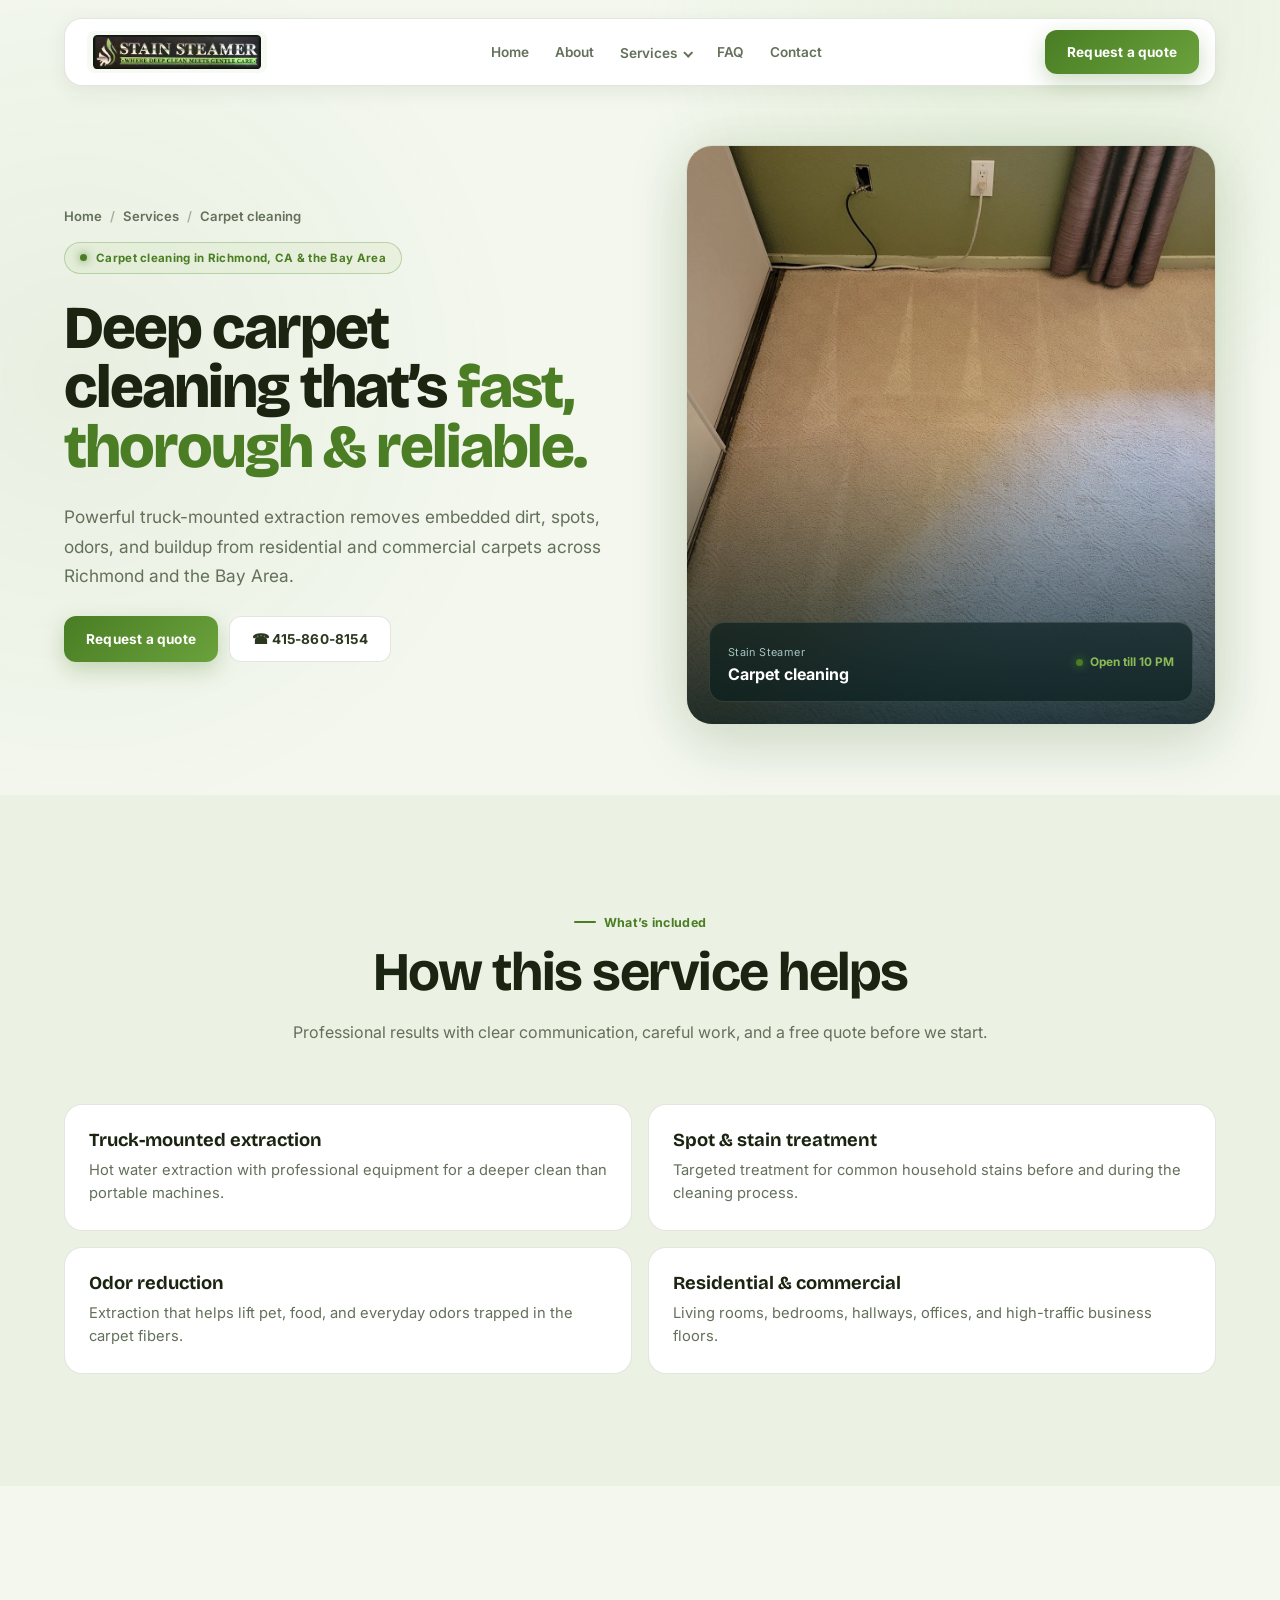
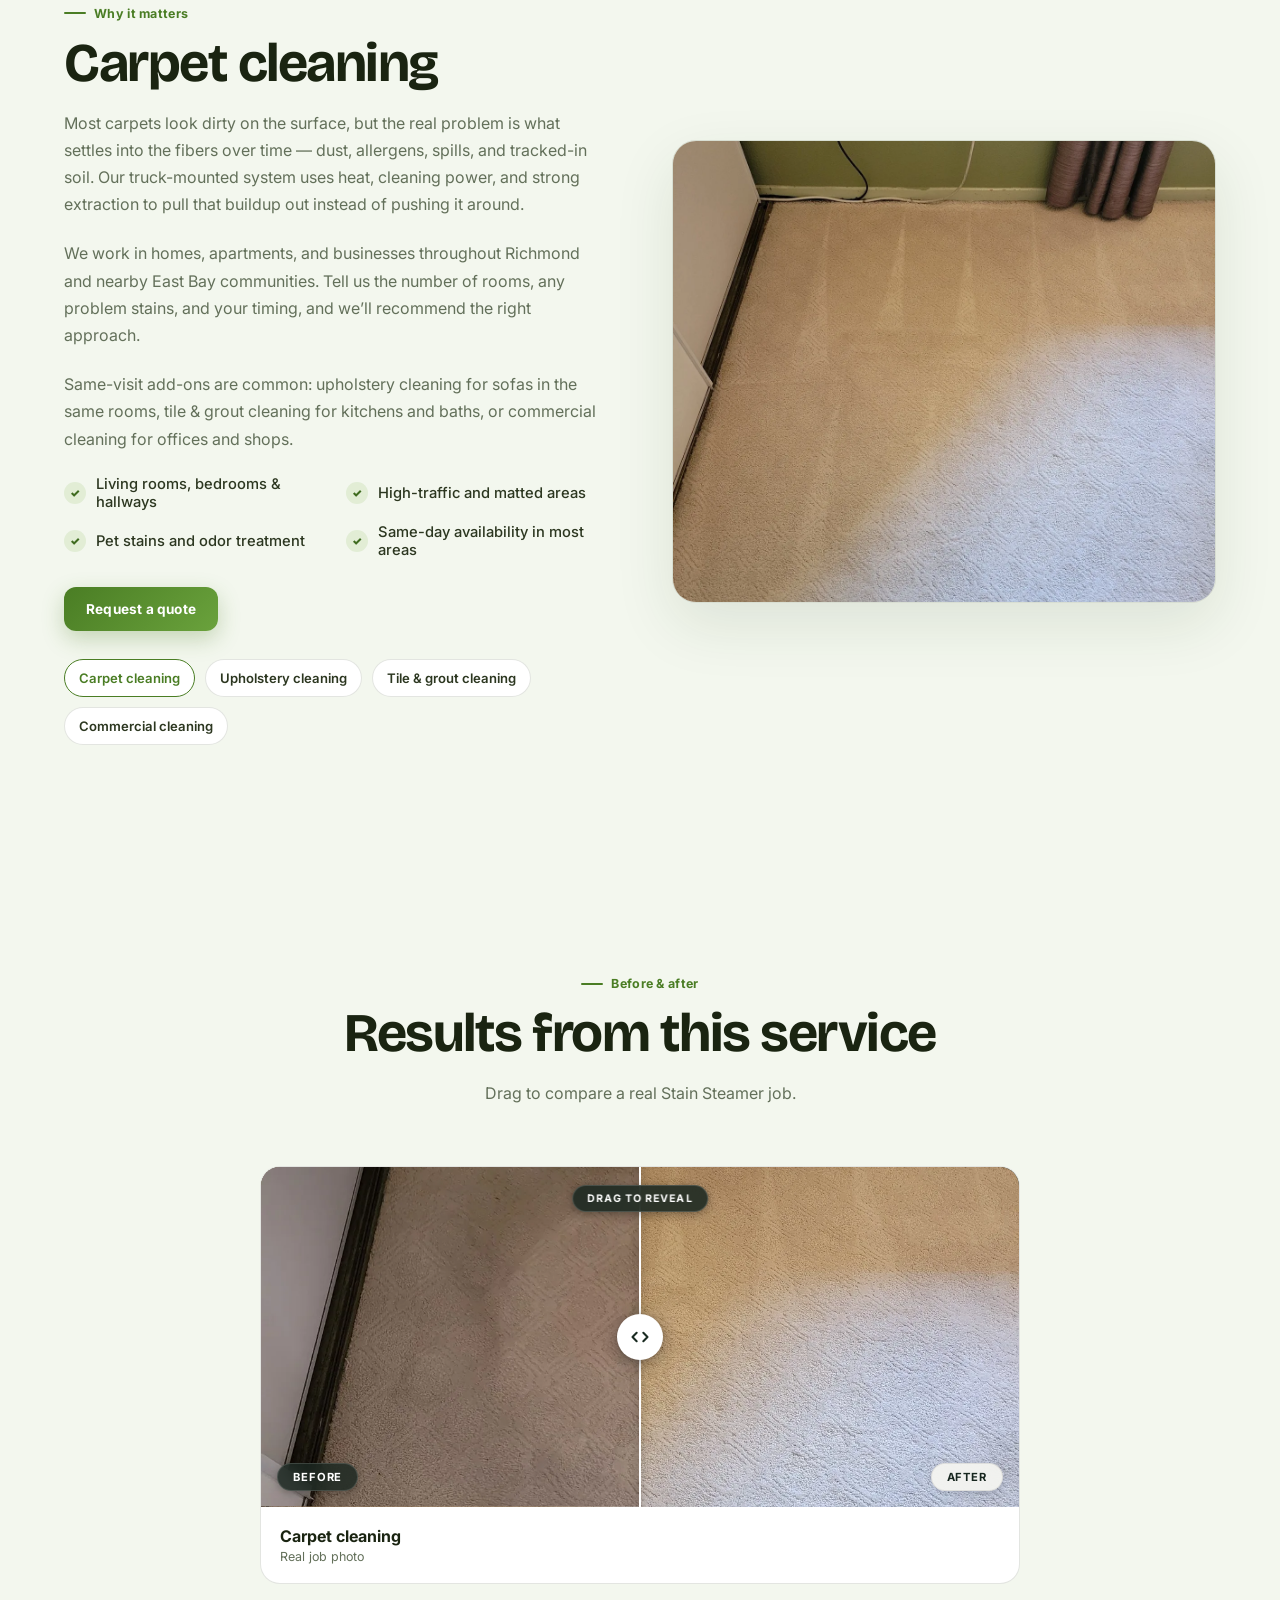
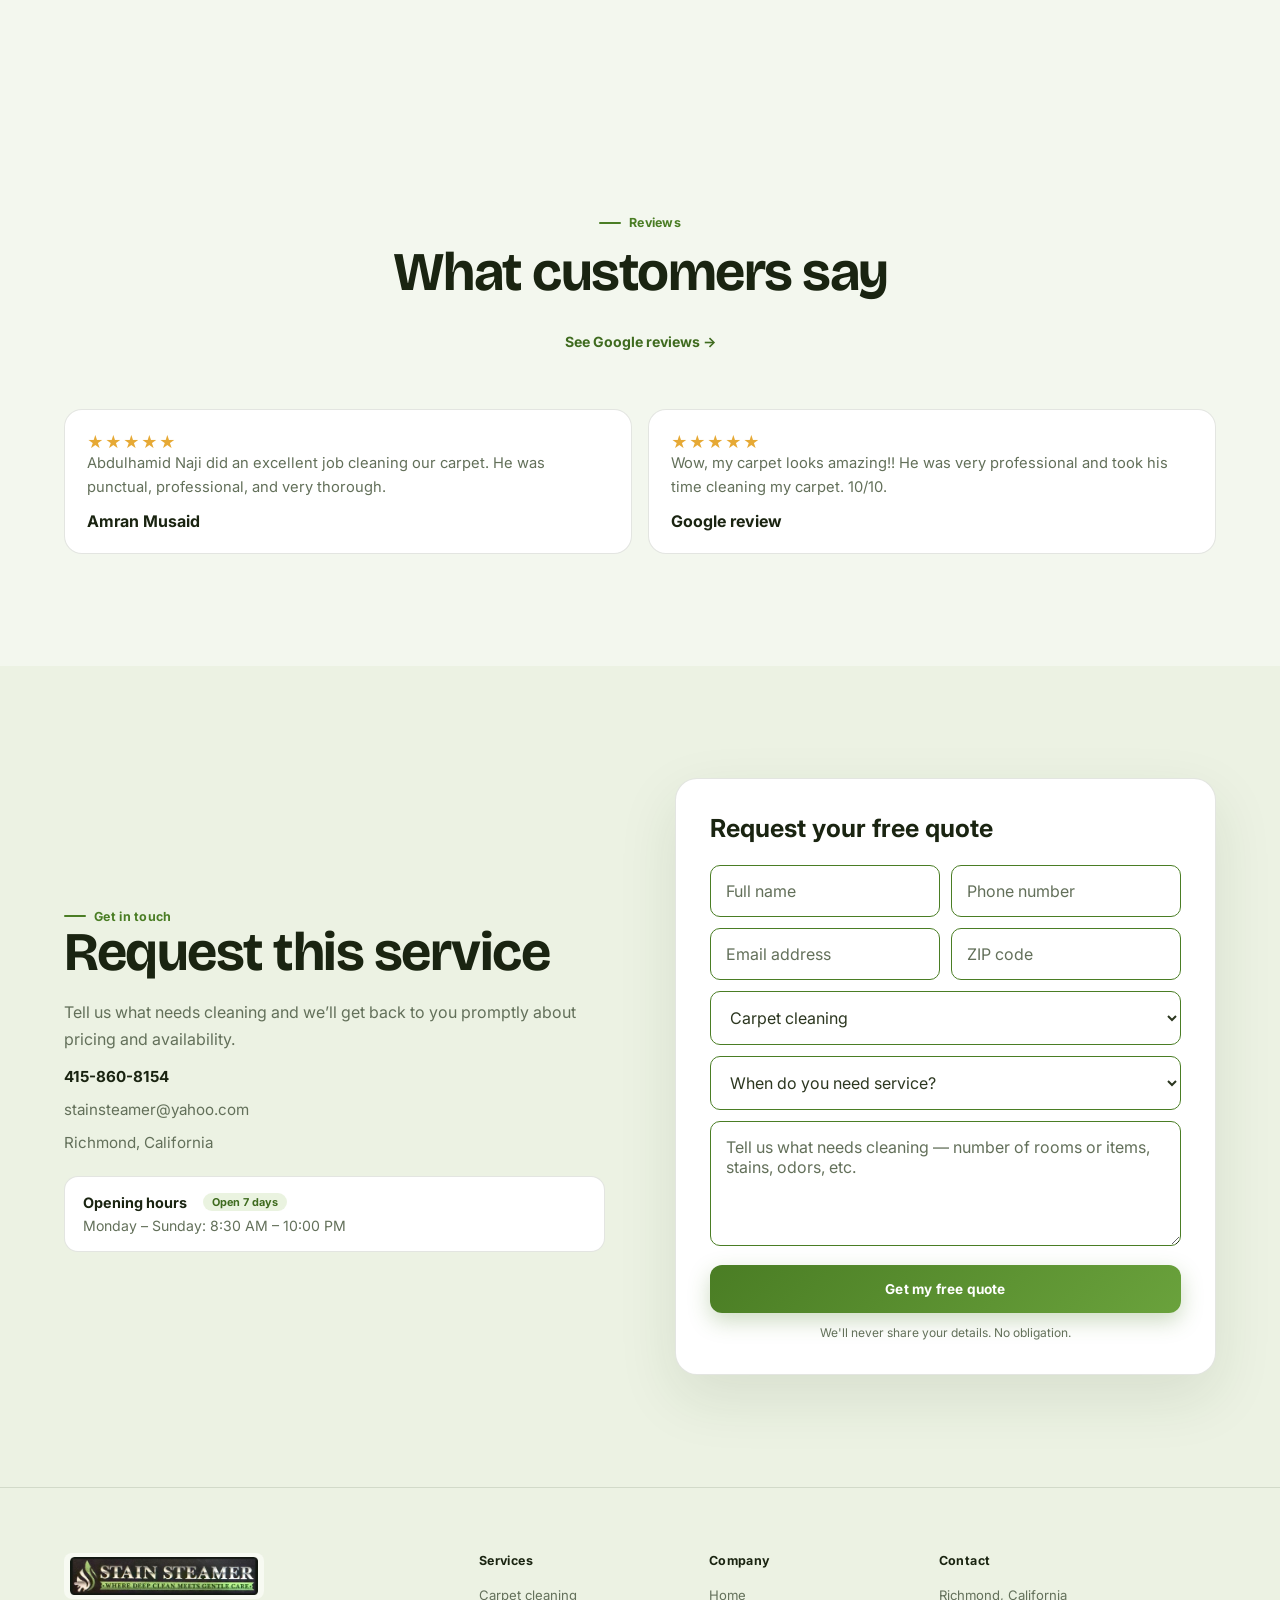
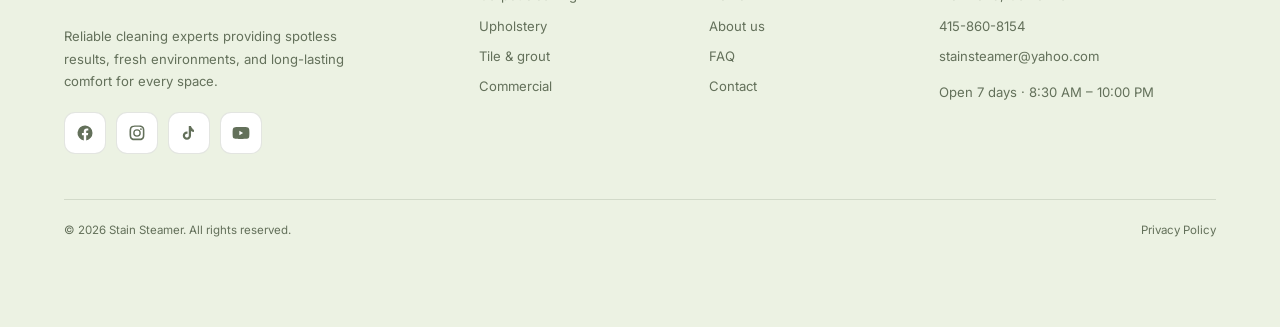
<file: carpet-cleaning.html>
<!DOCTYPE html>
<html lang="en">
  <head>
    <meta charset="UTF-8" />
    <meta name="viewport" content="width=device-width, initial-scale=1.0" />
    <meta name="color-scheme" content="light dark" />
    <meta name="theme-color" content="#f3f7ee" media="(prefers-color-scheme: light)" />
    <meta name="theme-color" content="#10160c" media="(prefers-color-scheme: dark)" />
    <meta name="robots" content="index, follow" />
    <title>Carpet Cleaning Richmond CA | Stain Steamer</title>
    <meta name="description" content="Professional truck-mounted carpet cleaning in Richmond, CA and the East Bay. Deep extraction for homes and businesses. Safe, thorough, and available 7 days a week." />
    <!-- Canonical uses https://YOUR-DOMAIN.com — replace globally when live. -->
    <link rel="canonical" href="https://YOUR-DOMAIN.com/carpet-cleaning.html" />
    <link rel="preload" as="image" href="images/room-after.webp" type="image/webp" fetchpriority="high" />
    <link rel="icon" type="image/svg+xml" href="data:image/svg+xml,%3Csvg xmlns='http://www.w3.org/2000/svg' viewBox='0 0 36 36'%3E%3Crect width='36' height='36' rx='9' fill='%23f3f7ee'/%3E%3Cpath d='M27.5 8C15.5 8 9 15 9 23c0 1.3.2 2.6.6 3.8C21.5 25 27.5 17 27.5 8Z' fill='%234a7d24'/%3E%3Cpath d='M12 25.6C16 18.4 20.6 13.4 26 9.4' stroke='%238abb55' stroke-width='1.9' fill='none' stroke-linecap='round'/%3E%3C/svg%3E" />
    <link rel="preconnect" href="https://fonts.googleapis.com" />
    <link rel="preconnect" href="https://fonts.gstatic.com" crossorigin />
    <link href="https://fonts.googleapis.com/css2?family=Bricolage+Grotesque:opsz,wght@12..96,600;12..96,700;12..96,800&family=Inter:wght@400;500;600;700&display=swap" rel="stylesheet" />
    <link rel="stylesheet" href="style.css?v=20261013-1" />
    <script type="application/ld+json">
      {
        "@context": "https://schema.org",
        "@type": "Service",
        "name": "Carpet cleaning",
        "url": "https://YOUR-DOMAIN.com/carpet-cleaning.html",
        "provider": {
          "@type": "LocalBusiness",
          "name": "Stain Steamer",
          "telephone": "+1-415-860-8154",
          "areaServed": "Richmond, CA"
        },
        "areaServed": "Richmond, CA",
        "serviceType": "Carpet cleaning"
      }
    </script>
  </head>
  <body>
    <a class="skip-link" href="#top">Skip to content</a>
    <header class="site-header">
      <div class="container nav">
        <a class="logo" href="index.html" aria-label="Stain Steamer home">
          <img src="images/logo.webp" alt="Stain Steamer - Where Deep Clean Meets Gentle Care" class="logo-img" width="200" height="41" />
        </a>
        <nav class="desktop-nav" aria-label="Main navigation">
          <a href="index.html">Home</a>
          <a href="index.html#about">About</a>
      <div class="has-dropdown">
        <button type="button" class="nav-drop-toggle" aria-expanded="false" aria-haspopup="true">
          Services
          <span class="chevron" aria-hidden="true"></span>
        </button>
        <div class="nav-dropdown" role="menu">
          <a href="carpet-cleaning.html" role="menuitem" aria-current="page">Carpet cleaning</a>
          <a href="upholstery-cleaning.html" role="menuitem">Upholstery cleaning</a>
          <a href="tile-grout-cleaning.html" role="menuitem">Tile &amp; grout cleaning</a>
          <a href="commercial-cleaning.html" role="menuitem">Commercial cleaning</a>
        </div>
      </div>
          <a href="index.html#faq">FAQ</a>
          <a href="index.html#quote">Contact</a>
        </nav>
        <div class="nav-actions">
          <a href="#quote" class="btn nav-quote">Request a quote</a>
          <button class="menu-toggle" id="menuToggle" type="button" aria-label="Open menu" aria-expanded="false">
            <span></span><span></span><span></span>
          </button>
        </div>
      </div>
      <nav class="mobile-menu container" id="mobileMenu" aria-label="Mobile navigation">
        <a href="index.html">Home</a>
        <a href="index.html#about">About</a>
    <div class="has-dropdown">
      <button type="button" class="nav-drop-toggle" aria-expanded="false">
        Services
        <span class="chevron" aria-hidden="true"></span>
      </button>
      <div class="mobile-drop-panel">
        <a href="carpet-cleaning.html" aria-current="page">Carpet cleaning</a>
        <a href="upholstery-cleaning.html">Upholstery cleaning</a>
        <a href="tile-grout-cleaning.html">Tile &amp; grout cleaning</a>
        <a href="commercial-cleaning.html">Commercial cleaning</a>
      </div>
    </div>
        <a href="index.html#faq">FAQ</a>
        <a href="#quote" class="btn">Request a quote</a>
      </nav>
    </header>

    <main id="top">
      <section class="hero page-hero">
        <div class="container hero-grid">
          <div class="hero-content reveal">
            <div class="breadcrumb">
              <a href="index.html">Home</a>
              <span class="sep">/</span>
              <span>Services</span>
              <span class="sep">/</span>
              <span>Carpet cleaning</span>
            </div>
            <div class="hero-badge">
              <span class="dot"></span>
              Carpet cleaning in Richmond, CA &amp; the Bay Area
            </div>
            <h1>Deep carpet cleaning that’s <span class="accent">fast, thorough &amp; reliable.</span></h1>
            <p class="hero-copy">Powerful truck-mounted extraction removes embedded dirt, spots, odors, and buildup from residential and commercial carpets across Richmond and the Bay Area.</p>
            <div class="hero-actions">
              <a href="#quote" class="btn">Request a quote</a>
              <a href="tel:4158608154" class="btn btn-secondary">☎ 415-860-8154</a>
            </div>
          </div>
          <div class="visual reveal">
            <img src="images/room-after.webp" alt="Living room carpet after truck-mounted cleaning" width="1200" height="1600" fetchpriority="high" decoding="async" />
            <div class="visual-overlay"></div>
            <div class="visual-info">
              <div>
                <small>Stain Steamer</small>
                <strong>Carpet cleaning</strong>
              </div>
              <div class="availability">
                <span class="dot"></span>
                Open till 10 PM
              </div>
            </div>
          </div>
        </div>
      </section>

      <section class="section alt-section" id="details">
        <div class="container">
          <div class="section-title reveal">
            <div class="eyebrow">What’s included</div>
            <h2>How this service helps</h2>
            <p>Professional results with clear communication, careful work, and a free quote before we start.</p>
          </div>
          <div class="include-grid">
        <article class="include-card reveal">
          <h3>Truck-mounted extraction</h3>
          <p>Hot water extraction with professional equipment for a deeper clean than portable machines.</p>
        </article>
        <article class="include-card reveal">
          <h3>Spot & stain treatment</h3>
          <p>Targeted treatment for common household stains before and during the cleaning process.</p>
        </article>
        <article class="include-card reveal">
          <h3>Odor reduction</h3>
          <p>Extraction that helps lift pet, food, and everyday odors trapped in the carpet fibers.</p>
        </article>
        <article class="include-card reveal">
          <h3>Residential & commercial</h3>
          <p>Living rooms, bedrooms, hallways, offices, and high-traffic business floors.</p>
        </article>
          </div>
        </div>
      </section>

      <section class="section">
        <div class="container about-grid">
          <div class="about-copy reveal">
            <div class="eyebrow">Why it matters</div>
            <h2>Carpet cleaning</h2>
        <p>Most carpets look dirty on the surface, but the real problem is what settles into the fibers over time — dust, allergens, spills, and tracked-in soil. Our truck-mounted system uses heat, cleaning power, and strong extraction to pull that buildup out instead of pushing it around.</p>
        <p>We work in homes, apartments, and businesses throughout Richmond and nearby East Bay communities. Tell us the number of rooms, any problem stains, and your timing, and we’ll recommend the right approach.</p>
        <p>Same-visit add-ons are common: <a href="upholstery-cleaning.html">upholstery cleaning</a> for sofas in the same rooms, <a href="tile-grout-cleaning.html">tile &amp; grout cleaning</a> for kitchens and baths, or <a href="commercial-cleaning.html">commercial cleaning</a> for offices and shops.</p>
            <ul class="checklist">
          <li><span class="check">✓</span> Living rooms, bedrooms & hallways</li>
          <li><span class="check">✓</span> High-traffic and matted areas</li>
          <li><span class="check">✓</span> Pet stains and odor treatment</li>
          <li><span class="check">✓</span> Same-day availability in most areas</li>
            </ul>
            <a href="#quote" class="btn">Request a quote</a>
            <div class="other-services" aria-label="Other services">
          <a href="carpet-cleaning.html" aria-current="page">Carpet cleaning</a>
          <a href="upholstery-cleaning.html">Upholstery cleaning</a>
          <a href="tile-grout-cleaning.html">Tile &amp; grout cleaning</a>
          <a href="commercial-cleaning.html">Commercial cleaning</a>
            </div>
          </div>
          <div class="about-media reveal">
            <img src="images/room-after.webp" alt="Freshly cleaned carpet by Stain Steamer" loading="lazy" decoding="async"  width="1200" height="1600" />
          </div>
        </div>
      </section>

      <section class="section service-page-results" id="results">
        <div class="container">
          <div class="section-title reveal">
            <div class="eyebrow">Before &amp; after</div>
            <h2>Results from this service</h2>
            <p>Drag to compare a real Stain Steamer job.</p>
          </div>
          <div class="results-grid">
            <article class="result-card reveal">
              <div class="result-images before-after-slider" style="--slider-pos: 50%;">
                <div class="slider-layer after-img">
                  <img src="images/room-after.webp" alt="Room carpet after cleaning" loading="lazy" decoding="async" draggable="false"  width="1200" height="1600" />
                </div>
                <div class="slider-layer before-img">
                  <img src="images/room-before.webp" alt="Room carpet before cleaning" loading="lazy" decoding="async" draggable="false"  width="1200" height="1600" />
                </div>
                <div class="slider-handle" aria-hidden="true">
                  <div class="slider-line"></div>
                  <span class="slider-badge-reveal">DRAG TO REVEAL</span>
                  <div class="slider-circle">
                    <svg width="20" height="20" viewBox="0 0 24 24" fill="none" stroke="currentColor" stroke-width="2.5" stroke-linecap="round" stroke-linejoin="round">
                      <polyline points="8 17 3 12 8 7"></polyline>
                      <polyline points="16 7 21 12 16 17"></polyline>
                    </svg>
                  </div>
                </div>
                <span class="slider-badge slider-badge-before" aria-hidden="true">Before</span>
                <span class="slider-badge slider-badge-after" aria-hidden="true">After</span>
                <input type="range" min="0" max="100" value="50" class="slider-range" aria-label="Drag to compare carpet before and after cleaning" />
              </div>
              <div class="result-content">
                <strong>Carpet cleaning</strong>
                <span>Real job photo</span>
              </div>
            </article>
          </div>
        </div>
      </section>
      <section class="section">
        <div class="container">
          <div class="section-title reveal">
            <div class="eyebrow">Reviews</div>
            <h2>What customers say</h2>
            <a class="google-reviews-link" href="https://www.google.com/search?q=Stain+Steamer+Carpet+Cleaning+Richmond+CA+reviews" target="_blank" rel="noopener">See Google reviews →</a>
          </div>
          <div class="mini-reviews">
            <article class="mini-review reveal">
              <div class="stars">★★★★★</div>
              <p>Abdulhamid Naji did an excellent job cleaning our carpet. He was punctual, professional, and very thorough.</p>
              <strong>Amran Musaid</strong>
            </article>
            <article class="mini-review reveal">
              <div class="stars">★★★★★</div>
              <p>Wow, my carpet looks amazing!! He was very professional and took his time cleaning my carpet. 10/10.</p>
              <strong>Google review</strong>
            </article>
          </div>
        </div>
      </section>
      <section class="section alt-section" id="quote">
        <div class="container quote-grid">
          <div class="quote-copy reveal">
            <div class="eyebrow">Get in touch</div>
            <h2>Request this service</h2>
            <p>Tell us what needs cleaning and we’ll get back to you promptly about pricing and availability.</p>
            <div class="contact">
              <a href="tel:4158608154"><strong>415-860-8154</strong></a>
            </div>
            <div class="contact"><a href="mailto:stainsteamer@yahoo.com">stainsteamer@yahoo.com</a></div>
            <div class="contact">Richmond, California</div>
            <div class="contact-hours">
              <strong>Opening hours <span class="open-pill">Open 7 days</span></strong>
              <span>Monday – Sunday: 8:30 AM – 10:00 PM</span>
            </div>
          </div>
          <form
            class="quote-form reveal"
            id="quoteForm"
            name="quote"
            method="POST"
            data-netlify="true"
            netlify-honeypot="bot-field"
          >
            <h3>Request your free quote</h3>
            <input type="hidden" name="form-name" value="quote" />
            <input type="hidden" name="subject" value="New quote request — Stain Steamer website" />
            <input type="hidden" name="page" value="Carpet cleaning" />
            <p class="visually-hidden">
              <label>
                Don’t fill this out if you’re human:
                <input name="bot-field" tabindex="-1" autocomplete="off" />
              </label>
            </p>
                        <div class="form-row">
              <div class="form-field">
                <label class="visually-hidden" for="quote-name">Full name</label>
                <input
                  id="quote-name"
                  type="text"
                  name="name"
                  autocomplete="name"
                  placeholder="Full name"
                  required
                />
              </div>
              <div class="form-field">
                <label class="visually-hidden" for="quote-phone">Phone number</label>
                <input
                  id="quote-phone"
                  type="tel"
                  name="phone"
                  autocomplete="tel"
                  inputmode="tel"
                  placeholder="Phone number"
                  required
                />
              </div>
            </div>
            <div class="form-row">
              <div class="form-field">
                <label class="visually-hidden" for="quote-email">Email address</label>
                <input
                  id="quote-email"
                  type="email"
                  name="email"
                  autocomplete="email"
                  placeholder="Email address"
                />
              </div>
              <div class="form-field">
                <label class="visually-hidden" for="quote-zip">ZIP code</label>
                <input
                  id="quote-zip"
                  type="text"
                  name="zip"
                  autocomplete="postal-code"
                  inputmode="numeric"
                  placeholder="ZIP code"
                />
              </div>
            </div>
            <label class="visually-hidden" for="quote-service">Cleaning service</label>
            <select id="quote-service" name="service" required>
          <option value="">Select a cleaning service</option>
          <option selected>Carpet cleaning</option>
          <option>Upholstery cleaning</option>
          <option>Tile &amp; grout cleaning</option>
          <option>Commercial cleaning</option>
          <option>Other</option>
            </select>
            <label class="visually-hidden" for="quote-timeline">When do you need service?</label>
            <select id="quote-timeline" name="timeline">
              <option value="">When do you need service?</option>
              <option>Today</option>
              <option>Tomorrow</option>
              <option>This week</option>
              <option>Flexible</option>
            </select>
            <label class="visually-hidden" for="quote-details">Job details</label>
            <textarea id="quote-details" name="details" placeholder="Tell us what needs cleaning — number of rooms or items, stains, odors, etc."></textarea>
            <button type="submit" class="btn">Get my free quote</button>
            <p class="form-note" role="status" aria-live="polite">We'll never share your details. No obligation.</p>
          </form>
        </div>
      </section>
    </main>

    <footer>
      <div class="container">
        <div class="footer-grid">
          <div>
            <a class="logo" href="index.html" aria-label="Stain Steamer home">
              <img src="images/logo.webp" alt="Stain Steamer - Where Deep Clean Meets Gentle Care" class="logo-img" width="200" height="41" />
            </a>
            <p>Reliable cleaning experts providing spotless results, fresh environments, and long-lasting comfort for every space.</p>
            <div class="footer-socials" aria-label="Social media">

          <a href="https://www.facebook.com/profile.php?id=61579876825430" aria-label="Facebook" target="_blank" rel="noopener">
            <svg viewBox="0 0 24 24"><path d="M22 12a10 10 0 1 0-11.6 9.9v-7H7.9V12h2.5V9.8c0-2.5 1.5-3.9 3.8-3.9 1.1 0 2.2.2 2.2.2v2.5h-1.2c-1.2 0-1.6.7-1.6 1.5V12h2.7l-.4 2.9h-2.3v7A10 10 0 0 0 22 12Z"/></svg>
          </a>
          <a href="https://www.instagram.com/stainsteamer" aria-label="Instagram" target="_blank" rel="noopener">
            <svg viewBox="0 0 24 24"><path d="M12 2c2.7 0 3.1 0 4.1.1 1.1 0 1.8.2 2.4.5.7.2 1.2.6 1.7 1.1.5.5.9 1 1.1 1.7.3.6.5 1.3.5 2.4.1 1 .1 1.4.1 4.1s0 3.1-.1 4.1c0 1.1-.2 1.8-.5 2.4a4.7 4.7 0 0 1-1.1 1.7 4.7 4.7 0 0 1-1.7 1.1c-.6.3-1.3.5-2.4.5-1 .1-1.4.1-4.1.1s-3.1 0-4.1-.1c-1.1 0-1.8-.2-2.4-.5a4.7 4.7 0 0 1-1.7-1.1 4.7 4.7 0 0 1-1.1-1.7c-.3-.6-.5-1.3-.5-2.4C2 15.1 2 14.7 2 12s0-3.1.1-4.1c0-1.1.2-1.8.5-2.4A4.7 4.7 0 0 1 3.7 3.8 4.7 4.7 0 0 1 5.4 2.7c.6-.3 1.3-.5 2.4-.5C8.9 2 9.3 2 12 2Zm0 1.8c-2.7 0-3 0-4 .1-.9 0-1.4.2-1.7.3-.4.2-.7.4-1 .7-.3.3-.5.6-.7 1-.1.3-.3.8-.3 1.7-.1 1-.1 1.3-.1 4s0 3 .1 4c0 .9.2 1.4.3 1.7.2.4.4.7.7 1 .3.3.6.5 1 .7.3.1.8.3 1.7.3 1 .1 1.3.1 4 .1s3 0 4-.1c.9 0 1.4-.2 1.7-.3.4-.2.7-.4 1-.7.3-.3.5-.6.7-1 .1-.3.3-.8.3-1.7.1-1 .1-1.3.1-4s0-3-.1-4c0-.9-.2-1.4-.3-1.7a2.7 2.7 0 0 0-.7-1 2.7 2.7 0 0 0-1-.7c-.3-.1-.8-.3-1.7-.3-1-.1-1.3-.1-4-.1Zm0 3.1a5.1 5.1 0 1 1 0 10.2 5.1 5.1 0 0 1 0-10.2Zm0 1.8a3.3 3.3 0 1 0 0 6.6 3.3 3.3 0 0 0 0-6.6Zm5.3-3.1a1.2 1.2 0 1 1 0 2.4 1.2 1.2 0 0 1 0-2.4Z"/></svg>
          </a>
          <a href="https://www.tiktok.com/@stainsteamercarpetclean" aria-label="TikTok" target="_blank" rel="noopener">
            <svg viewBox="0 0 24 24"><path d="M16.6 5.8c-1-.7-1.7-1.7-1.9-2.9V2.5h-3v13c0 1.4-1.1 2.5-2.5 2.5S6.7 16.9 6.7 15.5 7.8 13 9.2 13c.3 0 .5 0 .8.1v-3c-.3 0-.5-.1-.8-.1a5.5 5.5 0 1 0 5.5 5.5V9.3c1.1.8 2.5 1.3 3.9 1.3v-3c-.8 0-1.5-.3-2-.8Z"/></svg>
          </a>
          <a href="https://youtube.com/@stainsteamer" aria-label="YouTube" target="_blank" rel="noopener">
            <svg viewBox="0 0 24 24"><path d="M23 7.5s-.2-1.6-.9-2.3c-.9-.9-1.8-.9-2.3-1C16.7 4 12 4 12 4h0s-4.7 0-7.8.2c-.5.1-1.4.1-2.3 1-.7.7-.9 2.3-.9 2.3S.8 9.4.8 11.3v1.4c0 1.9.2 3.8.2 3.8s.2 1.6.9 2.3c.9.9 2 .9 2.5 1 1.8.2 7.6.2 7.6.2s4.7 0 7.8-.2c.5-.1 1.4-.1 2.3-1 .7-.7.9-2.3.9-2.3s.2-1.9.2-3.8v-1.4c0-1.9-.2-3.8-.2-3.8ZM9.8 15.1V8.9l5 3.1-5 3.1Z"/></svg>
          </a>

            </div>
          </div>
          <div>
            <h4>Services</h4>
            <a href="carpet-cleaning.html" aria-current="page">Carpet cleaning</a>
            <a href="upholstery-cleaning.html">Upholstery</a>
            <a href="tile-grout-cleaning.html">Tile &amp; grout</a>
            <a href="commercial-cleaning.html">Commercial</a>
          </div>
          <div>
            <h4>Company</h4>
            <a href="index.html">Home</a>
            <a href="index.html#about">About us</a>
            <a href="index.html#faq">FAQ</a>
            <a href="index.html#quote">Contact</a>
          </div>
          <div>
            <h4>Contact</h4>
            <p>Richmond, California</p>
            <a href="tel:4158608154">415-860-8154</a>
            <a href="mailto:stainsteamer@yahoo.com">stainsteamer@yahoo.com</a>
            <p>Open 7 days · 8:30 AM – 10:00 PM</p>
          </div>
        </div>
        <div class="copyright">
          <span>© <span id="year">2026</span> Stain Steamer. All rights reserved.</span>
          <span><a href="privacy-policy.html">Privacy Policy</a></span>
        </div>
      </div>
    </footer>
    <a href="tel:4158608154" class="mobile-call">☎ Call 415-860-8154</a>
    <script src="tracking.js?v=20261013-1" defer></script>
    <script src="script.js?v=20261101-1" defer></script>
  </body>
</html>
</file>
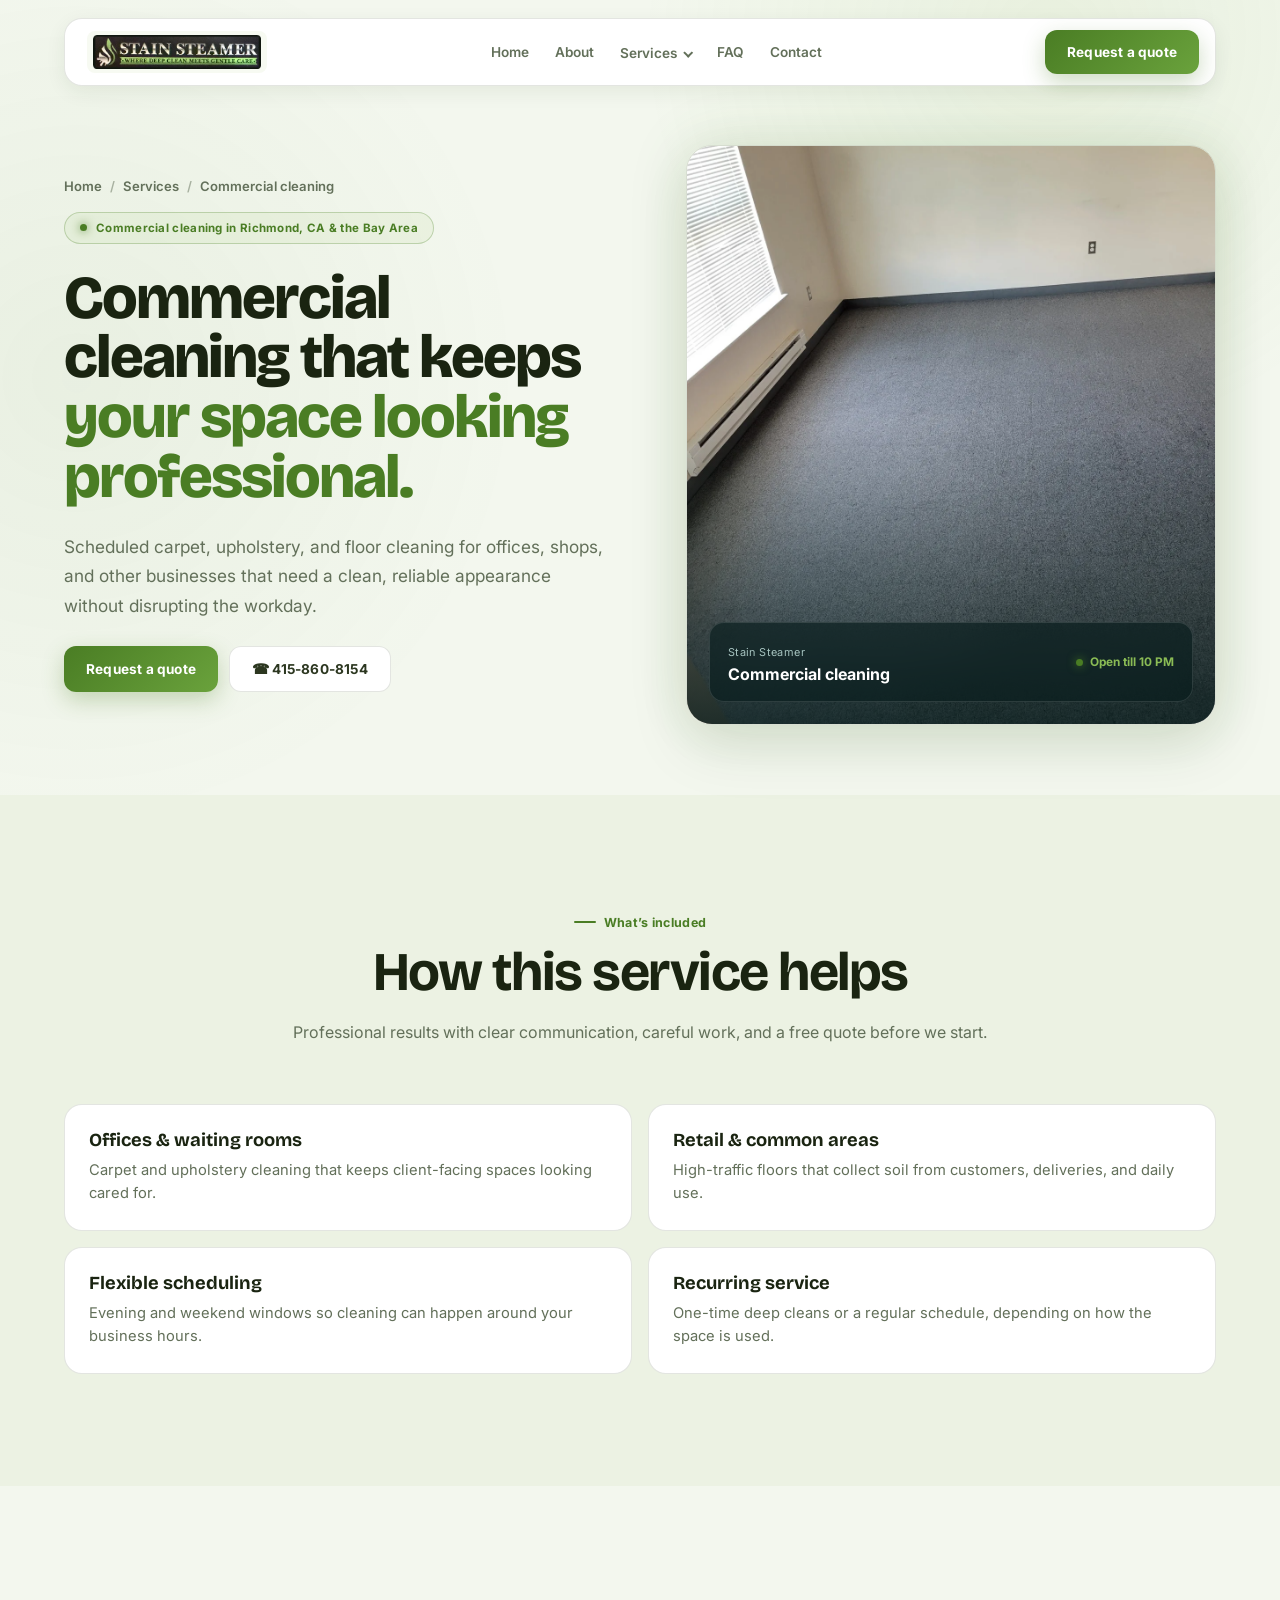
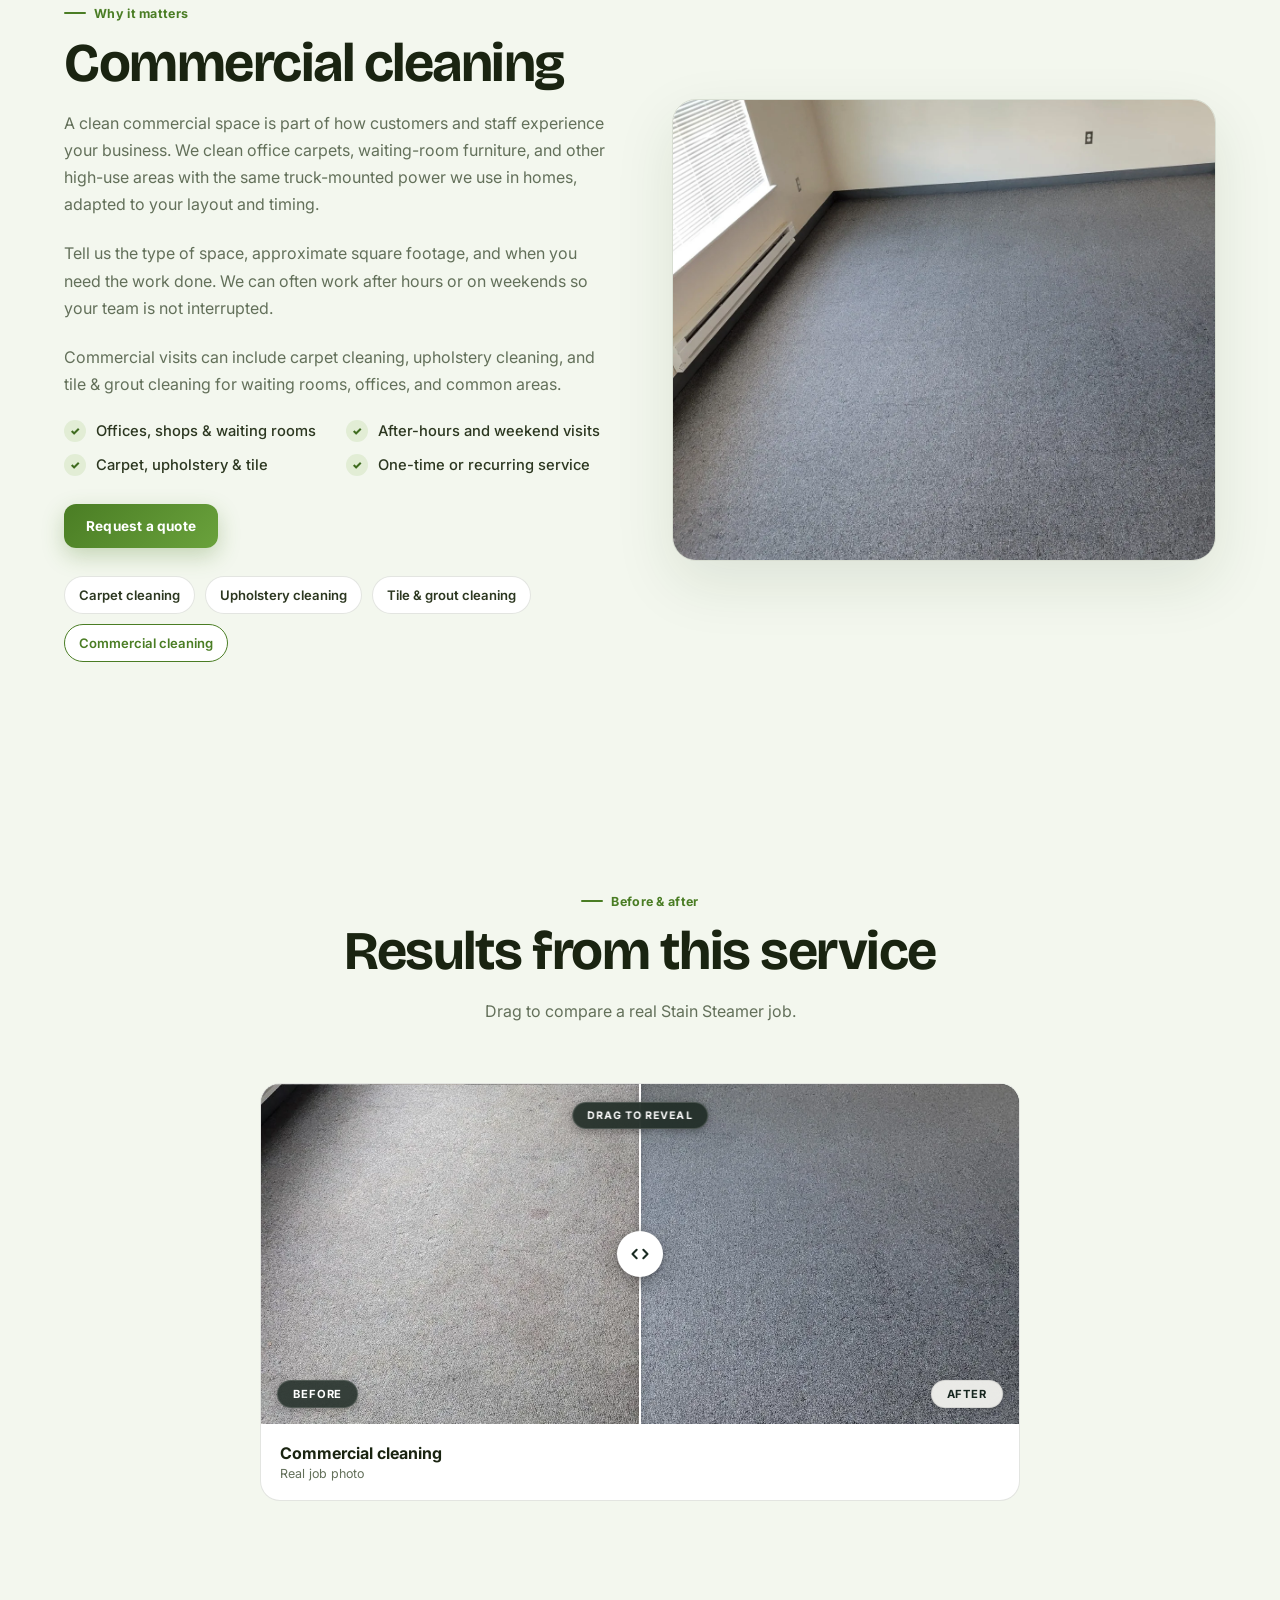
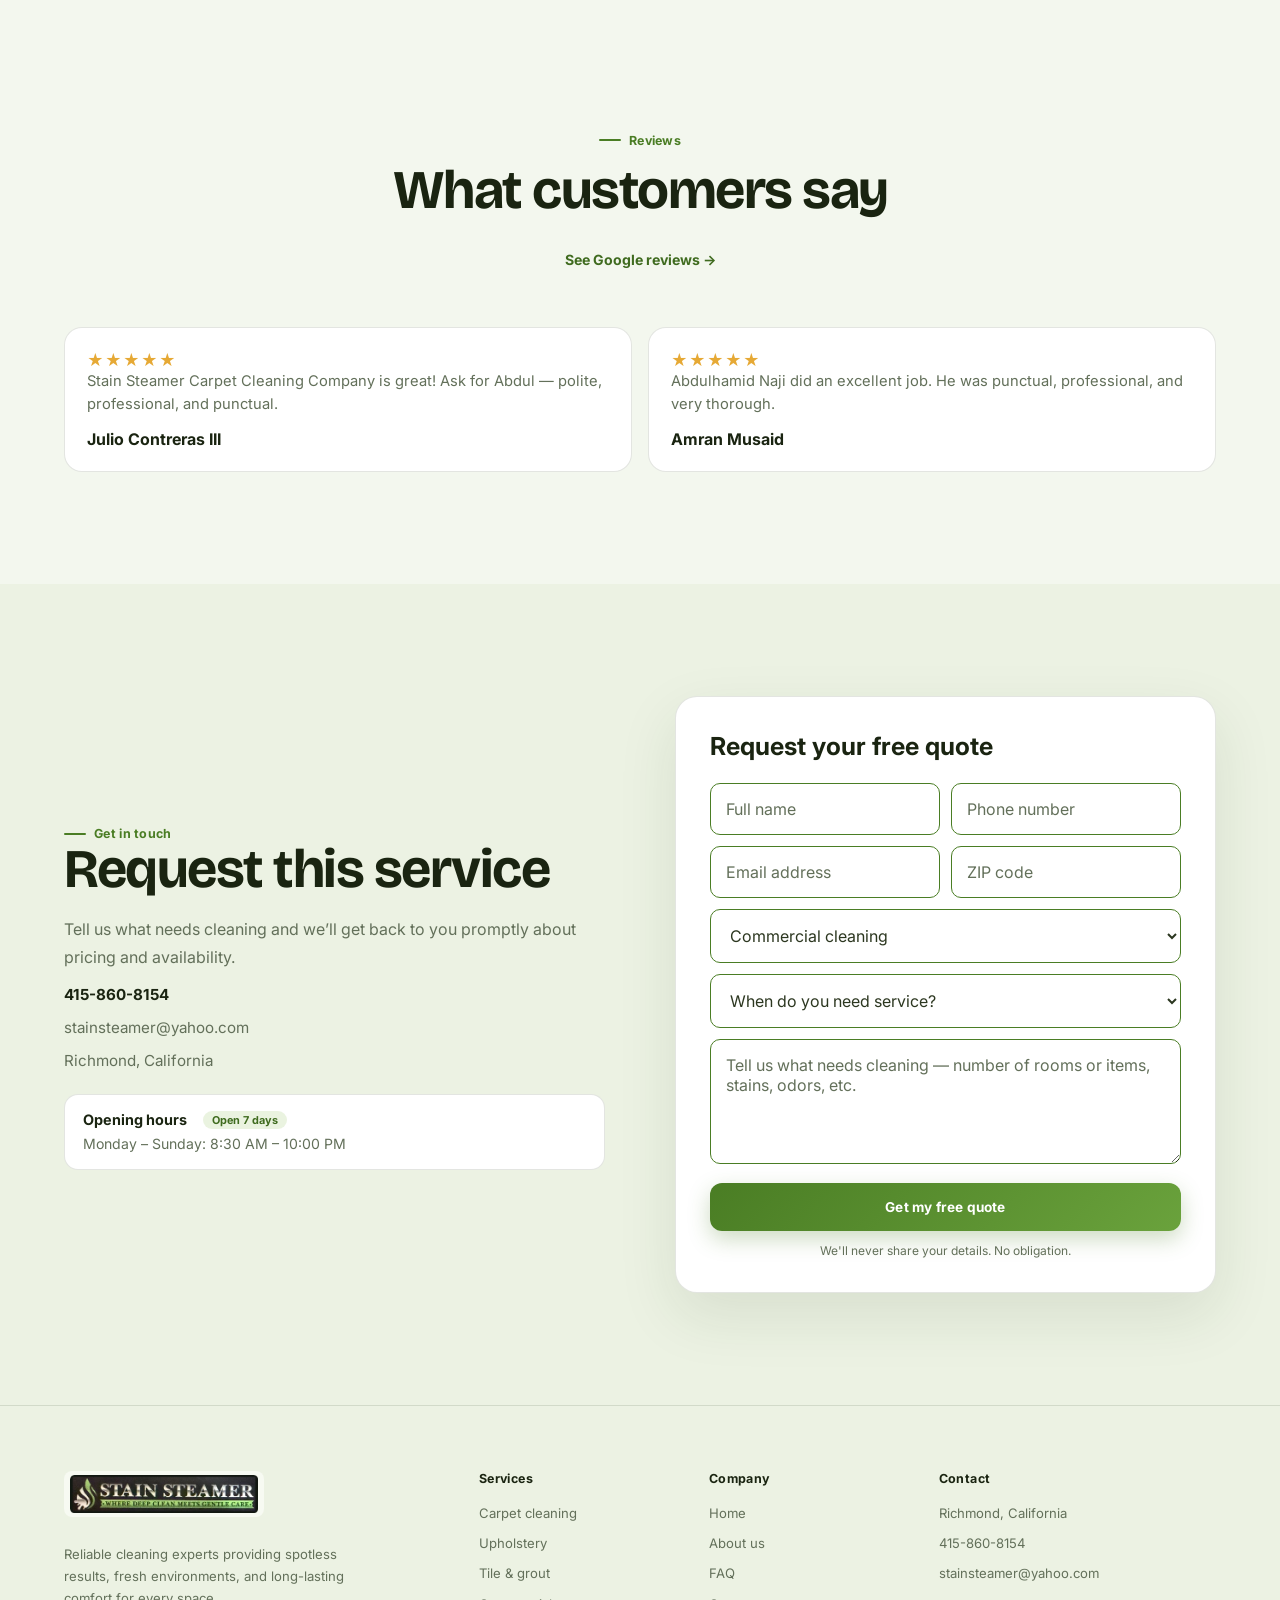
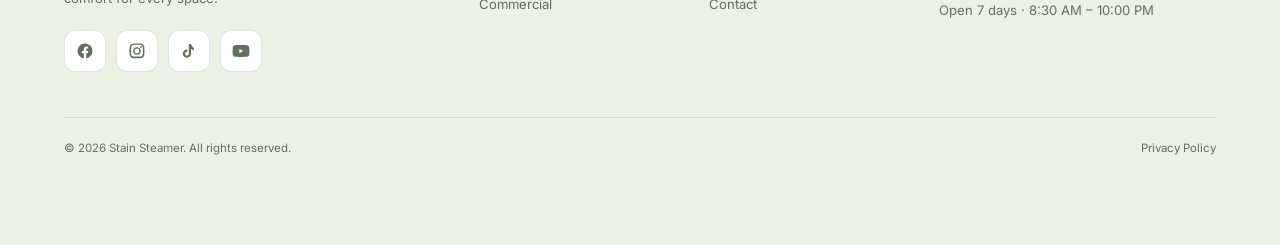
<file: commercial-cleaning.html>
<!DOCTYPE html>
<html lang="en">
  <head>
    <meta charset="UTF-8" />
    <meta name="viewport" content="width=device-width, initial-scale=1.0" />
    <meta name="color-scheme" content="light dark" />
    <meta name="theme-color" content="#f3f7ee" media="(prefers-color-scheme: light)" />
    <meta name="theme-color" content="#10160c" media="(prefers-color-scheme: dark)" />
    <meta name="robots" content="index, follow" />
    <title>Commercial Carpet Cleaning Richmond CA | Stain Steamer</title>
    <meta name="description" content="Commercial carpet, upholstery, and floor cleaning in Richmond, CA. Reliable service for offices, shops, and businesses. Flexible scheduling, including evenings." />
    <!-- Canonical uses https://YOUR-DOMAIN.com — replace globally when live. -->
    <link rel="canonical" href="https://YOUR-DOMAIN.com/commercial-cleaning.html" />
    <link rel="preload" as="image" href="images/gray-carpet-after.webp" type="image/webp" fetchpriority="high" />
    <link rel="icon" type="image/svg+xml" href="data:image/svg+xml,%3Csvg xmlns='http://www.w3.org/2000/svg' viewBox='0 0 36 36'%3E%3Crect width='36' height='36' rx='9' fill='%23f3f7ee'/%3E%3Cpath d='M27.5 8C15.5 8 9 15 9 23c0 1.3.2 2.6.6 3.8C21.5 25 27.5 17 27.5 8Z' fill='%234a7d24'/%3E%3Cpath d='M12 25.6C16 18.4 20.6 13.4 26 9.4' stroke='%238abb55' stroke-width='1.9' fill='none' stroke-linecap='round'/%3E%3C/svg%3E" />
    <link rel="preconnect" href="https://fonts.googleapis.com" />
    <link rel="preconnect" href="https://fonts.gstatic.com" crossorigin />
    <link href="https://fonts.googleapis.com/css2?family=Bricolage+Grotesque:opsz,wght@12..96,600;12..96,700;12..96,800&family=Inter:wght@400;500;600;700&display=swap" rel="stylesheet" />
    <link rel="stylesheet" href="style.css?v=20261013-1" />
    <script type="application/ld+json">
      {
        "@context": "https://schema.org",
        "@type": "Service",
        "name": "Commercial cleaning",
        "url": "https://YOUR-DOMAIN.com/commercial-cleaning.html",
        "provider": {
          "@type": "LocalBusiness",
          "name": "Stain Steamer",
          "telephone": "+1-415-860-8154",
          "areaServed": "Richmond, CA"
        },
        "areaServed": "Richmond, CA",
        "serviceType": "Commercial cleaning"
      }
    </script>
  </head>
  <body>
    <a class="skip-link" href="#top">Skip to content</a>
    <header class="site-header">
      <div class="container nav">
        <a class="logo" href="index.html" aria-label="Stain Steamer home">
          <img src="images/logo.webp" alt="Stain Steamer - Where Deep Clean Meets Gentle Care" class="logo-img" width="200" height="41" />
        </a>
        <nav class="desktop-nav" aria-label="Main navigation">
          <a href="index.html">Home</a>
          <a href="index.html#about">About</a>
      <div class="has-dropdown">
        <button type="button" class="nav-drop-toggle" aria-expanded="false" aria-haspopup="true">
          Services
          <span class="chevron" aria-hidden="true"></span>
        </button>
        <div class="nav-dropdown" role="menu">
          <a href="carpet-cleaning.html" role="menuitem">Carpet cleaning</a>
          <a href="upholstery-cleaning.html" role="menuitem">Upholstery cleaning</a>
          <a href="tile-grout-cleaning.html" role="menuitem">Tile &amp; grout cleaning</a>
          <a href="commercial-cleaning.html" role="menuitem" aria-current="page">Commercial cleaning</a>
        </div>
      </div>
          <a href="index.html#faq">FAQ</a>
          <a href="index.html#quote">Contact</a>
        </nav>
        <div class="nav-actions">
          <a href="#quote" class="btn nav-quote">Request a quote</a>
          <button class="menu-toggle" id="menuToggle" type="button" aria-label="Open menu" aria-expanded="false">
            <span></span><span></span><span></span>
          </button>
        </div>
      </div>
      <nav class="mobile-menu container" id="mobileMenu" aria-label="Mobile navigation">
        <a href="index.html">Home</a>
        <a href="index.html#about">About</a>
    <div class="has-dropdown">
      <button type="button" class="nav-drop-toggle" aria-expanded="false">
        Services
        <span class="chevron" aria-hidden="true"></span>
      </button>
      <div class="mobile-drop-panel">
        <a href="carpet-cleaning.html">Carpet cleaning</a>
        <a href="upholstery-cleaning.html">Upholstery cleaning</a>
        <a href="tile-grout-cleaning.html">Tile &amp; grout cleaning</a>
        <a href="commercial-cleaning.html" aria-current="page">Commercial cleaning</a>
      </div>
    </div>
        <a href="index.html#faq">FAQ</a>
        <a href="#quote" class="btn">Request a quote</a>
      </nav>
    </header>

    <main id="top">
      <section class="hero page-hero">
        <div class="container hero-grid">
          <div class="hero-content reveal">
            <div class="breadcrumb">
              <a href="index.html">Home</a>
              <span class="sep">/</span>
              <span>Services</span>
              <span class="sep">/</span>
              <span>Commercial cleaning</span>
            </div>
            <div class="hero-badge">
              <span class="dot"></span>
              Commercial cleaning in Richmond, CA &amp; the Bay Area
            </div>
            <h1>Commercial cleaning that keeps <span class="accent">your space looking professional.</span></h1>
            <p class="hero-copy">Scheduled carpet, upholstery, and floor cleaning for offices, shops, and other businesses that need a clean, reliable appearance without disrupting the workday.</p>
            <div class="hero-actions">
              <a href="#quote" class="btn">Request a quote</a>
              <a href="tel:4158608154" class="btn btn-secondary">☎ 415-860-8154</a>
            </div>
          </div>
          <div class="visual reveal">
            <img src="images/gray-carpet-after.webp" alt="Gray commercial carpet after professional cleaning" width="1200" height="1600" fetchpriority="high" decoding="async" />
            <div class="visual-overlay"></div>
            <div class="visual-info">
              <div>
                <small>Stain Steamer</small>
                <strong>Commercial cleaning</strong>
              </div>
              <div class="availability">
                <span class="dot"></span>
                Open till 10 PM
              </div>
            </div>
          </div>
        </div>
      </section>

      <section class="section alt-section" id="details">
        <div class="container">
          <div class="section-title reveal">
            <div class="eyebrow">What’s included</div>
            <h2>How this service helps</h2>
            <p>Professional results with clear communication, careful work, and a free quote before we start.</p>
          </div>
          <div class="include-grid">
        <article class="include-card reveal">
          <h3>Offices & waiting rooms</h3>
          <p>Carpet and upholstery cleaning that keeps client-facing spaces looking cared for.</p>
        </article>
        <article class="include-card reveal">
          <h3>Retail & common areas</h3>
          <p>High-traffic floors that collect soil from customers, deliveries, and daily use.</p>
        </article>
        <article class="include-card reveal">
          <h3>Flexible scheduling</h3>
          <p>Evening and weekend windows so cleaning can happen around your business hours.</p>
        </article>
        <article class="include-card reveal">
          <h3>Recurring service</h3>
          <p>One-time deep cleans or a regular schedule, depending on how the space is used.</p>
        </article>
          </div>
        </div>
      </section>

      <section class="section">
        <div class="container about-grid">
          <div class="about-copy reveal">
            <div class="eyebrow">Why it matters</div>
            <h2>Commercial cleaning</h2>
        <p>A clean commercial space is part of how customers and staff experience your business. We clean office carpets, waiting-room furniture, and other high-use areas with the same truck-mounted power we use in homes, adapted to your layout and timing.</p>
        <p>Tell us the type of space, approximate square footage, and when you need the work done. We can often work after hours or on weekends so your team is not interrupted.</p>
        <p>Commercial visits can include <a href="carpet-cleaning.html">carpet cleaning</a>, <a href="upholstery-cleaning.html">upholstery cleaning</a>, and <a href="tile-grout-cleaning.html">tile &amp; grout cleaning</a> for waiting rooms, offices, and common areas.</p>
            <ul class="checklist">
          <li><span class="check">✓</span> Offices, shops & waiting rooms</li>
          <li><span class="check">✓</span> After-hours and weekend visits</li>
          <li><span class="check">✓</span> Carpet, upholstery & tile</li>
          <li><span class="check">✓</span> One-time or recurring service</li>
            </ul>
            <a href="#quote" class="btn">Request a quote</a>
            <div class="other-services" aria-label="Other services">
          <a href="carpet-cleaning.html">Carpet cleaning</a>
          <a href="upholstery-cleaning.html">Upholstery cleaning</a>
          <a href="tile-grout-cleaning.html">Tile &amp; grout cleaning</a>
          <a href="commercial-cleaning.html" aria-current="page">Commercial cleaning</a>
            </div>
          </div>
          <div class="about-media reveal">
            <img src="images/gray-carpet-after.webp" alt="Commercial carpet after professional cleaning" loading="lazy" decoding="async"  width="1200" height="1600" />
          </div>
        </div>
      </section>

      <section class="section service-page-results" id="results">
        <div class="container">
          <div class="section-title reveal">
            <div class="eyebrow">Before &amp; after</div>
            <h2>Results from this service</h2>
            <p>Drag to compare a real Stain Steamer job.</p>
          </div>
          <div class="results-grid">
            <article class="result-card reveal">
              <div class="result-images before-after-slider" style="--slider-pos: 50%;">
                <div class="slider-layer after-img">
                  <img src="images/gray-carpet-after.webp" alt="Commercial carpet after cleaning" loading="lazy" decoding="async" draggable="false"  width="1200" height="1600" />
                </div>
                <div class="slider-layer before-img">
                  <img src="images/gray-carpet-before.webp" alt="Commercial carpet before cleaning" loading="lazy" decoding="async" draggable="false"  width="1200" height="1600" />
                </div>
                <div class="slider-handle" aria-hidden="true">
                  <div class="slider-line"></div>
                  <span class="slider-badge-reveal">DRAG TO REVEAL</span>
                  <div class="slider-circle">
                    <svg width="20" height="20" viewBox="0 0 24 24" fill="none" stroke="currentColor" stroke-width="2.5" stroke-linecap="round" stroke-linejoin="round">
                      <polyline points="8 17 3 12 8 7"></polyline>
                      <polyline points="16 7 21 12 16 17"></polyline>
                    </svg>
                  </div>
                </div>
                <span class="slider-badge slider-badge-before" aria-hidden="true">Before</span>
                <span class="slider-badge slider-badge-after" aria-hidden="true">After</span>
                <input type="range" min="0" max="100" value="50" class="slider-range" aria-label="Drag to compare commercial carpet before and after cleaning" />
              </div>
              <div class="result-content">
                <strong>Commercial cleaning</strong>
                <span>Real job photo</span>
              </div>
            </article>
          </div>
        </div>
      </section>
      <section class="section">
        <div class="container">
          <div class="section-title reveal">
            <div class="eyebrow">Reviews</div>
            <h2>What customers say</h2>
            <a class="google-reviews-link" href="https://www.google.com/search?q=Stain+Steamer+Carpet+Cleaning+Richmond+CA+reviews" target="_blank" rel="noopener">See Google reviews →</a>
          </div>
          <div class="mini-reviews">
            <article class="mini-review reveal">
              <div class="stars">★★★★★</div>
              <p>Stain Steamer Carpet Cleaning Company is great! Ask for Abdul — polite, professional, and punctual.</p>
              <strong>Julio Contreras III</strong>
            </article>
            <article class="mini-review reveal">
              <div class="stars">★★★★★</div>
              <p>Abdulhamid Naji did an excellent job. He was punctual, professional, and very thorough.</p>
              <strong>Amran Musaid</strong>
            </article>
          </div>
        </div>
      </section>
      <section class="section alt-section" id="quote">
        <div class="container quote-grid">
          <div class="quote-copy reveal">
            <div class="eyebrow">Get in touch</div>
            <h2>Request this service</h2>
            <p>Tell us what needs cleaning and we’ll get back to you promptly about pricing and availability.</p>
            <div class="contact">
              <a href="tel:4158608154"><strong>415-860-8154</strong></a>
            </div>
            <div class="contact"><a href="mailto:stainsteamer@yahoo.com">stainsteamer@yahoo.com</a></div>
            <div class="contact">Richmond, California</div>
            <div class="contact-hours">
              <strong>Opening hours <span class="open-pill">Open 7 days</span></strong>
              <span>Monday – Sunday: 8:30 AM – 10:00 PM</span>
            </div>
          </div>
          <form
            class="quote-form reveal"
            id="quoteForm"
            name="quote"
            method="POST"
            data-netlify="true"
            netlify-honeypot="bot-field"
          >
            <h3>Request your free quote</h3>
            <input type="hidden" name="form-name" value="quote" />
            <input type="hidden" name="subject" value="New quote request — Stain Steamer website" />
            <input type="hidden" name="page" value="Commercial cleaning" />
            <p class="visually-hidden">
              <label>
                Don’t fill this out if you’re human:
                <input name="bot-field" tabindex="-1" autocomplete="off" />
              </label>
            </p>
                        <div class="form-row">
              <div class="form-field">
                <label class="visually-hidden" for="quote-name">Full name</label>
                <input
                  id="quote-name"
                  type="text"
                  name="name"
                  autocomplete="name"
                  placeholder="Full name"
                  required
                />
              </div>
              <div class="form-field">
                <label class="visually-hidden" for="quote-phone">Phone number</label>
                <input
                  id="quote-phone"
                  type="tel"
                  name="phone"
                  autocomplete="tel"
                  inputmode="tel"
                  placeholder="Phone number"
                  required
                />
              </div>
            </div>
            <div class="form-row">
              <div class="form-field">
                <label class="visually-hidden" for="quote-email">Email address</label>
                <input
                  id="quote-email"
                  type="email"
                  name="email"
                  autocomplete="email"
                  placeholder="Email address"
                />
              </div>
              <div class="form-field">
                <label class="visually-hidden" for="quote-zip">ZIP code</label>
                <input
                  id="quote-zip"
                  type="text"
                  name="zip"
                  autocomplete="postal-code"
                  inputmode="numeric"
                  placeholder="ZIP code"
                />
              </div>
            </div>
            <label class="visually-hidden" for="quote-service">Cleaning service</label>
            <select id="quote-service" name="service" required>
          <option value="">Select a cleaning service</option>
          <option>Carpet cleaning</option>
          <option>Upholstery cleaning</option>
          <option>Tile &amp; grout cleaning</option>
          <option selected>Commercial cleaning</option>
          <option>Other</option>
            </select>
            <label class="visually-hidden" for="quote-timeline">When do you need service?</label>
            <select id="quote-timeline" name="timeline">
              <option value="">When do you need service?</option>
              <option>Today</option>
              <option>Tomorrow</option>
              <option>This week</option>
              <option>Flexible</option>
            </select>
            <label class="visually-hidden" for="quote-details">Job details</label>
            <textarea id="quote-details" name="details" placeholder="Tell us what needs cleaning — number of rooms or items, stains, odors, etc."></textarea>
            <button type="submit" class="btn">Get my free quote</button>
            <p class="form-note" role="status" aria-live="polite">We'll never share your details. No obligation.</p>
          </form>
        </div>
      </section>
    </main>

    <footer>
      <div class="container">
        <div class="footer-grid">
          <div>
            <a class="logo" href="index.html" aria-label="Stain Steamer home">
              <img src="images/logo.webp" alt="Stain Steamer - Where Deep Clean Meets Gentle Care" class="logo-img" width="200" height="41" />
            </a>
            <p>Reliable cleaning experts providing spotless results, fresh environments, and long-lasting comfort for every space.</p>
            <div class="footer-socials" aria-label="Social media">

          <a href="https://www.facebook.com/profile.php?id=61579876825430" aria-label="Facebook" target="_blank" rel="noopener">
            <svg viewBox="0 0 24 24"><path d="M22 12a10 10 0 1 0-11.6 9.9v-7H7.9V12h2.5V9.8c0-2.5 1.5-3.9 3.8-3.9 1.1 0 2.2.2 2.2.2v2.5h-1.2c-1.2 0-1.6.7-1.6 1.5V12h2.7l-.4 2.9h-2.3v7A10 10 0 0 0 22 12Z"/></svg>
          </a>
          <a href="https://www.instagram.com/stainsteamer" aria-label="Instagram" target="_blank" rel="noopener">
            <svg viewBox="0 0 24 24"><path d="M12 2c2.7 0 3.1 0 4.1.1 1.1 0 1.8.2 2.4.5.7.2 1.2.6 1.7 1.1.5.5.9 1 1.1 1.7.3.6.5 1.3.5 2.4.1 1 .1 1.4.1 4.1s0 3.1-.1 4.1c0 1.1-.2 1.8-.5 2.4a4.7 4.7 0 0 1-1.1 1.7 4.7 4.7 0 0 1-1.7 1.1c-.6.3-1.3.5-2.4.5-1 .1-1.4.1-4.1.1s-3.1 0-4.1-.1c-1.1 0-1.8-.2-2.4-.5a4.7 4.7 0 0 1-1.7-1.1 4.7 4.7 0 0 1-1.1-1.7c-.3-.6-.5-1.3-.5-2.4C2 15.1 2 14.7 2 12s0-3.1.1-4.1c0-1.1.2-1.8.5-2.4A4.7 4.7 0 0 1 3.7 3.8 4.7 4.7 0 0 1 5.4 2.7c.6-.3 1.3-.5 2.4-.5C8.9 2 9.3 2 12 2Zm0 1.8c-2.7 0-3 0-4 .1-.9 0-1.4.2-1.7.3-.4.2-.7.4-1 .7-.3.3-.5.6-.7 1-.1.3-.3.8-.3 1.7-.1 1-.1 1.3-.1 4s0 3 .1 4c0 .9.2 1.4.3 1.7.2.4.4.7.7 1 .3.3.6.5 1 .7.3.1.8.3 1.7.3 1 .1 1.3.1 4 .1s3 0 4-.1c.9 0 1.4-.2 1.7-.3.4-.2.7-.4 1-.7.3-.3.5-.6.7-1 .1-.3.3-.8.3-1.7.1-1 .1-1.3.1-4s0-3-.1-4c0-.9-.2-1.4-.3-1.7a2.7 2.7 0 0 0-.7-1 2.7 2.7 0 0 0-1-.7c-.3-.1-.8-.3-1.7-.3-1-.1-1.3-.1-4-.1Zm0 3.1a5.1 5.1 0 1 1 0 10.2 5.1 5.1 0 0 1 0-10.2Zm0 1.8a3.3 3.3 0 1 0 0 6.6 3.3 3.3 0 0 0 0-6.6Zm5.3-3.1a1.2 1.2 0 1 1 0 2.4 1.2 1.2 0 0 1 0-2.4Z"/></svg>
          </a>
          <a href="https://www.tiktok.com/@stainsteamercarpetclean" aria-label="TikTok" target="_blank" rel="noopener">
            <svg viewBox="0 0 24 24"><path d="M16.6 5.8c-1-.7-1.7-1.7-1.9-2.9V2.5h-3v13c0 1.4-1.1 2.5-2.5 2.5S6.7 16.9 6.7 15.5 7.8 13 9.2 13c.3 0 .5 0 .8.1v-3c-.3 0-.5-.1-.8-.1a5.5 5.5 0 1 0 5.5 5.5V9.3c1.1.8 2.5 1.3 3.9 1.3v-3c-.8 0-1.5-.3-2-.8Z"/></svg>
          </a>
          <a href="https://youtube.com/@stainsteamer" aria-label="YouTube" target="_blank" rel="noopener">
            <svg viewBox="0 0 24 24"><path d="M23 7.5s-.2-1.6-.9-2.3c-.9-.9-1.8-.9-2.3-1C16.7 4 12 4 12 4h0s-4.7 0-7.8.2c-.5.1-1.4.1-2.3 1-.7.7-.9 2.3-.9 2.3S.8 9.4.8 11.3v1.4c0 1.9.2 3.8.2 3.8s.2 1.6.9 2.3c.9.9 2 .9 2.5 1 1.8.2 7.6.2 7.6.2s4.7 0 7.8-.2c.5-.1 1.4-.1 2.3-1 .7-.7.9-2.3.9-2.3s.2-1.9.2-3.8v-1.4c0-1.9-.2-3.8-.2-3.8ZM9.8 15.1V8.9l5 3.1-5 3.1Z"/></svg>
          </a>

            </div>
          </div>
          <div>
            <h4>Services</h4>
            <a href="carpet-cleaning.html">Carpet cleaning</a>
            <a href="upholstery-cleaning.html">Upholstery</a>
            <a href="tile-grout-cleaning.html">Tile &amp; grout</a>
            <a href="commercial-cleaning.html" aria-current="page">Commercial</a>
          </div>
          <div>
            <h4>Company</h4>
            <a href="index.html">Home</a>
            <a href="index.html#about">About us</a>
            <a href="index.html#faq">FAQ</a>
            <a href="index.html#quote">Contact</a>
          </div>
          <div>
            <h4>Contact</h4>
            <p>Richmond, California</p>
            <a href="tel:4158608154">415-860-8154</a>
            <a href="mailto:stainsteamer@yahoo.com">stainsteamer@yahoo.com</a>
            <p>Open 7 days · 8:30 AM – 10:00 PM</p>
          </div>
        </div>
        <div class="copyright">
          <span>© <span id="year">2026</span> Stain Steamer. All rights reserved.</span>
          <span><a href="privacy-policy.html">Privacy Policy</a></span>
        </div>
      </div>
    </footer>
    <a href="tel:4158608154" class="mobile-call">☎ Call 415-860-8154</a>
    <script src="tracking.js?v=20261013-1" defer></script>
    <script src="script.js?v=20261101-1" defer></script>
  </body>
</html>
</file>
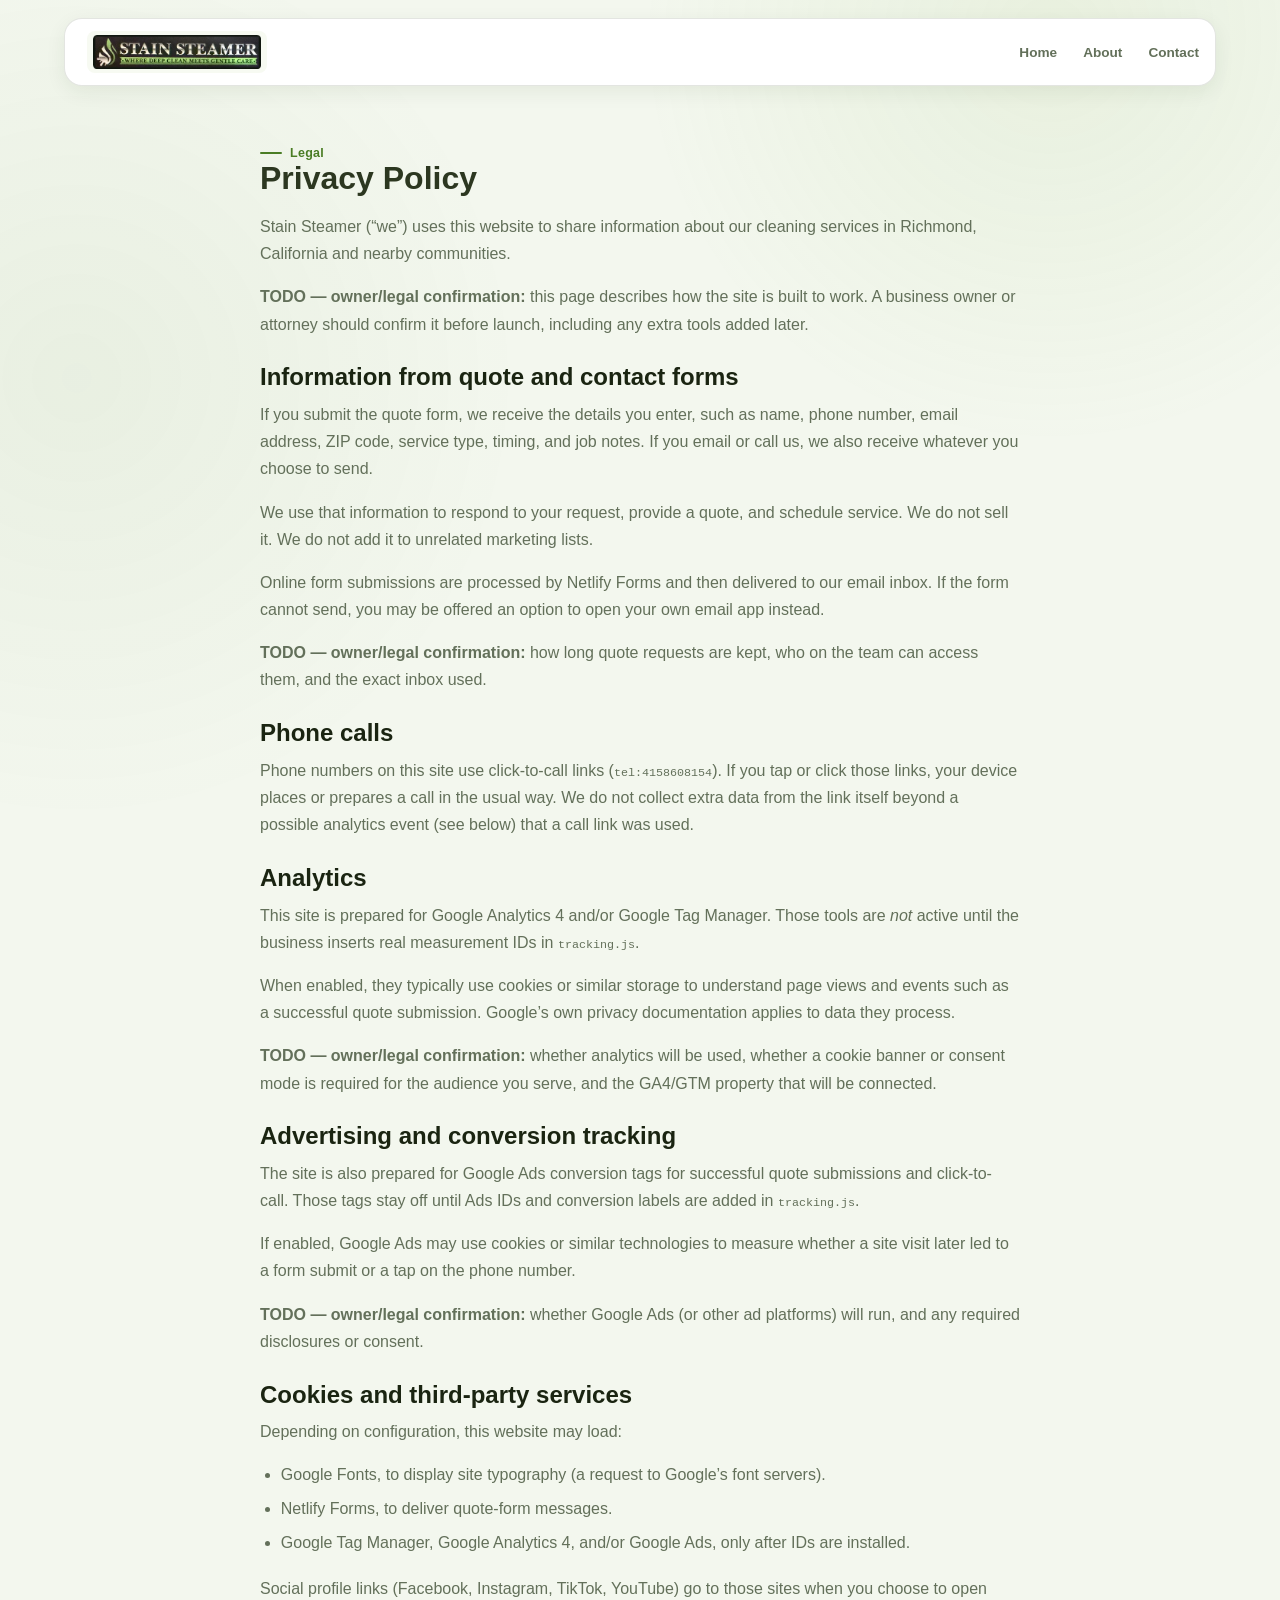
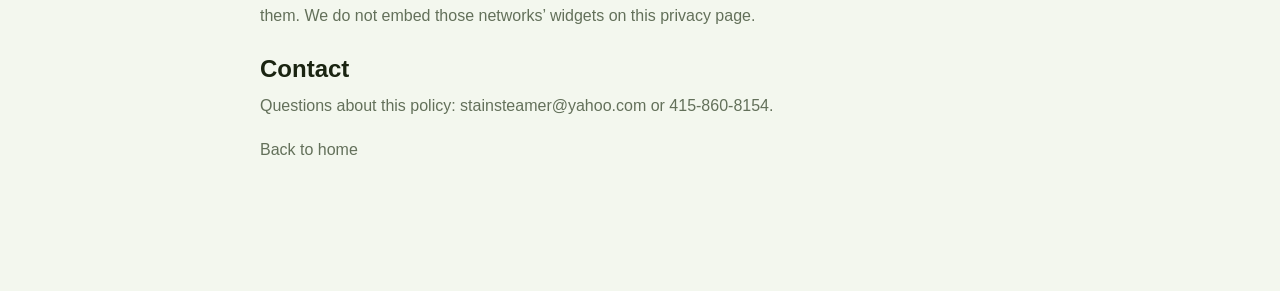
<file: privacy-policy.html>
<!DOCTYPE html>
<html lang="en">
  <head>
    <meta charset="UTF-8" />
    <meta name="viewport" content="width=device-width, initial-scale=1.0" />
    <meta name="robots" content="index, follow" />
    <!-- Canonical uses https://YOUR-DOMAIN.com — replace globally when live. -->
    <title>Privacy Policy | Stain Steamer</title>
    <meta
      name="description"
      content="How Stain Steamer handles quote-form details, phone and email contact, and any analytics or advertising tools used on this website."
    />
    <link rel="canonical" href="https://YOUR-DOMAIN.com/privacy-policy.html" />
    <link rel="stylesheet" href="style.css?v=20261013-1" />
  </head>
  <body>
    <header class="site-header">
      <div class="container nav">
        <a class="logo" href="index.html" aria-label="Stain Steamer home">
          <img
            src="images/logo.webp"
            alt="Stain Steamer"
            class="logo-img"
            width="200"
            height="41"
          />
        </a>
        <nav class="desktop-nav" aria-label="Main navigation">
          <a href="index.html">Home</a>
          <a href="index.html#about">About</a>
          <a href="index.html#quote">Contact</a>
        </nav>
      </div>
    </header>
    <main id="top" class="section" style="padding-top: 140px">
      <div class="container legal-copy" style="max-width: 760px">
        <div class="eyebrow">Legal</div>
        <h1>Privacy Policy</h1>
        <p>
          Stain Steamer (“we”) uses this website to share information about our
          cleaning services in Richmond, California and nearby communities.
        </p>
        <p>
          <strong>TODO — owner/legal confirmation:</strong> this page describes
          how the site is built to work. A business owner or attorney should
          confirm it before launch, including any extra tools added later.
        </p>

        <h2>Information from quote and contact forms</h2>
        <p>
          If you submit the quote form, we receive the details you enter, such
          as name, phone number, email address, ZIP code, service type, timing,
          and job notes. If you email or call us, we also receive whatever you
          choose to send.
        </p>
        <p>
          We use that information to respond to your request, provide a quote,
          and schedule service. We do not sell it. We do not add it to unrelated
          marketing lists.
        </p>
        <p>
          Online form submissions are processed by
          <a href="https://www.netlify.com/products/forms/" rel="noopener" target="_blank"
            >Netlify Forms</a
          >
          and then delivered to our email inbox. If the form cannot send, you
          may be offered an option to open your own email app instead.
        </p>
        <p>
          <strong>TODO — owner/legal confirmation:</strong> how long quote
          requests are kept, who on the team can access them, and the exact
          inbox used.
        </p>

        <h2>Phone calls</h2>
        <p>
          Phone numbers on this site use click-to-call links
          (<code>tel:4158608154</code>). If you tap or click those links, your
          device places or prepares a call in the usual way. We do not collect
          extra data from the link itself beyond a possible analytics event
          (see below) that a call link was used.
        </p>

        <h2>Analytics</h2>
        <p>
          This site is prepared for Google Analytics 4 and/or Google Tag
          Manager. Those tools are <em>not</em> active until the business
          inserts real measurement IDs in <code>tracking.js</code>.
        </p>
        <p>
          When enabled, they typically use cookies or similar storage to
          understand page views and events such as a successful quote
          submission. Google’s own privacy documentation applies to data they
          process.
        </p>
        <p>
          <strong>TODO — owner/legal confirmation:</strong> whether analytics
          will be used, whether a cookie banner or consent mode is required for
          the audience you serve, and the GA4/GTM property that will be
          connected.
        </p>

        <h2>Advertising and conversion tracking</h2>
        <p>
          The site is also prepared for Google Ads conversion tags for
          successful quote submissions and click-to-call. Those tags stay off
          until Ads IDs and conversion labels are added in
          <code>tracking.js</code>.
        </p>
        <p>
          If enabled, Google Ads may use cookies or similar technologies to
          measure whether a site visit later led to a form submit or a tap on
          the phone number.
        </p>
        <p>
          <strong>TODO — owner/legal confirmation:</strong> whether Google Ads
          (or other ad platforms) will run, and any required disclosures or
          consent.
        </p>

        <h2>Cookies and third-party services</h2>
        <p>Depending on configuration, this website may load:</p>
        <ul>
          <li>
            Google Fonts, to display site typography (a request to Google’s
            font servers).
          </li>
          <li>Netlify Forms, to deliver quote-form messages.</li>
          <li>
            Google Tag Manager, Google Analytics 4, and/or Google Ads, only
            after IDs are installed.
          </li>
        </ul>
        <p>
          Social profile links (Facebook, Instagram, TikTok, YouTube) go to
          those sites when you choose to open them. We do not embed those
          networks’ widgets on this privacy page.
        </p>

        <h2>Contact</h2>
        <p>
          Questions about this policy:
          <a href="mailto:stainsteamer@yahoo.com">stainsteamer@yahoo.com</a>
          or
          <a href="tel:4158608154">415-860-8154</a>.
        </p>
        <p><a href="index.html">Back to home</a></p>
      </div>
    </main>
    <script src="tracking.js?v=20261013-1" defer></script>
  </body>
</html>
</file>
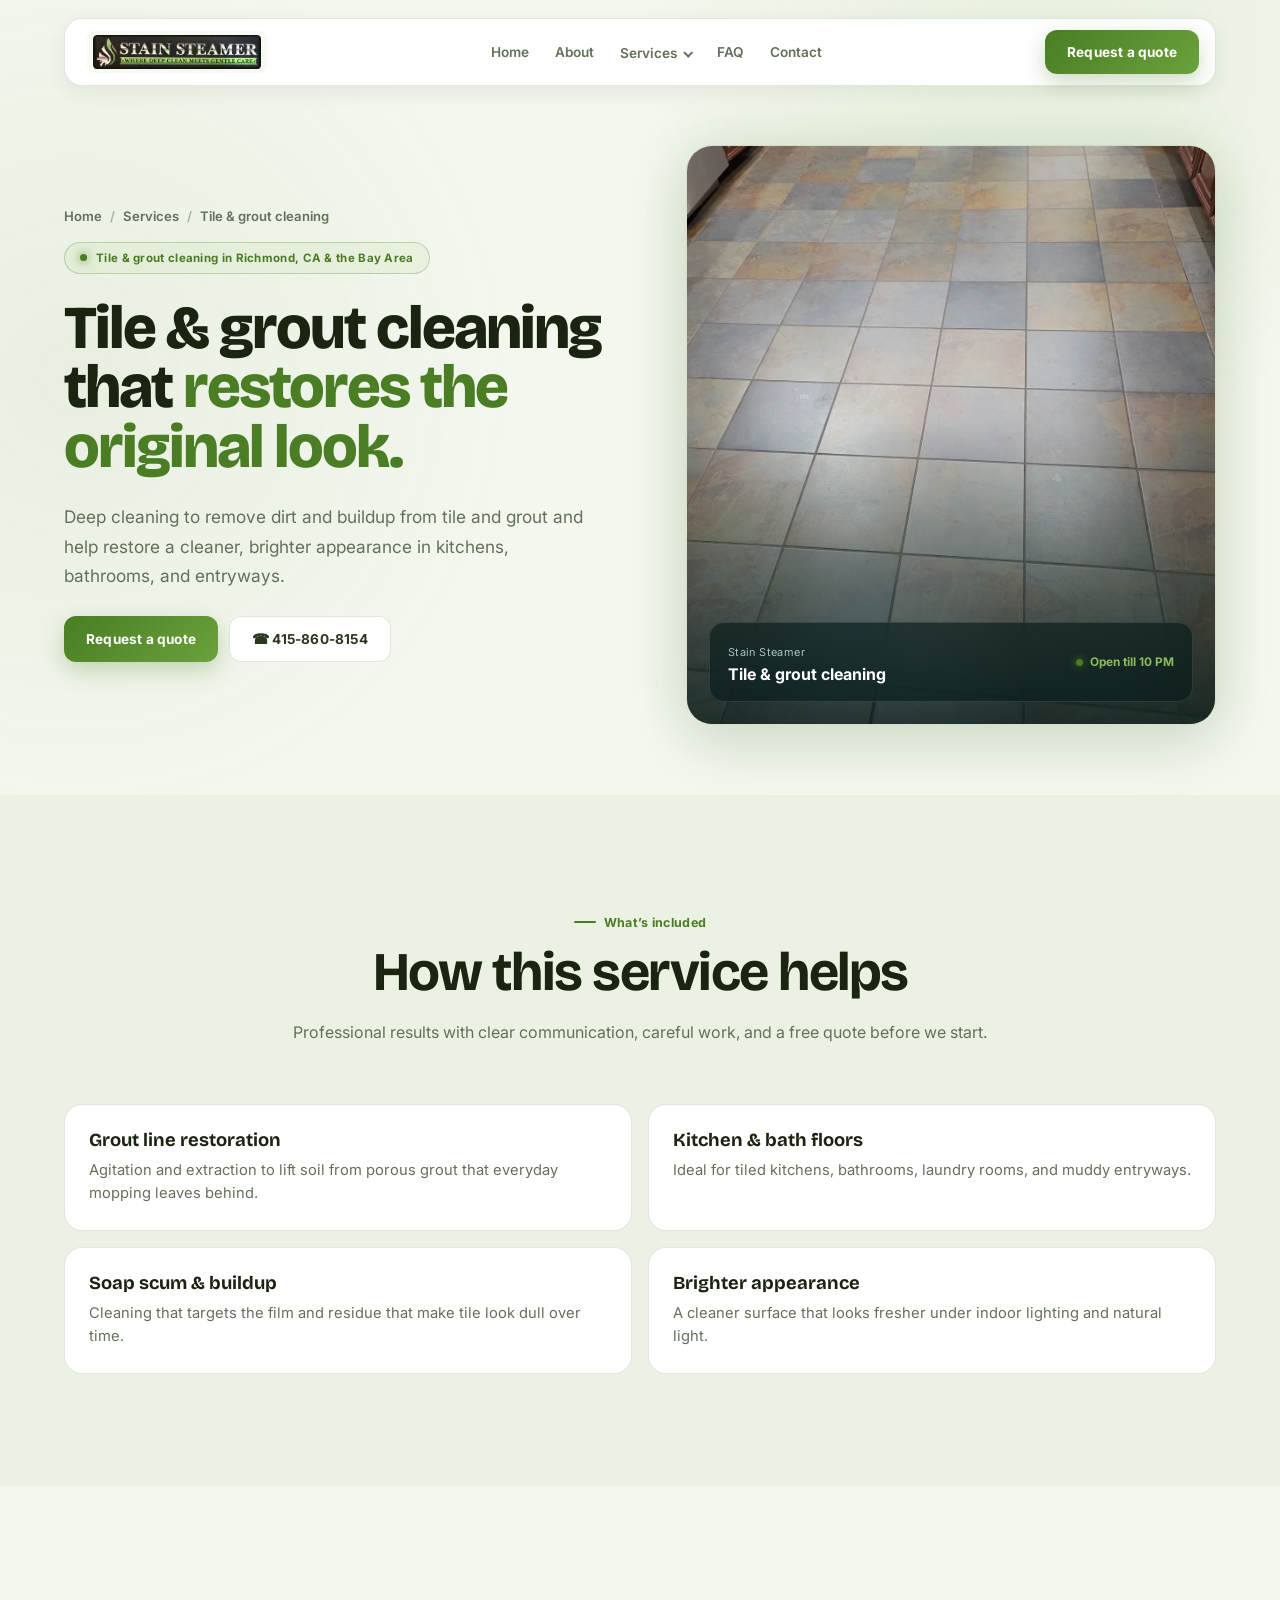
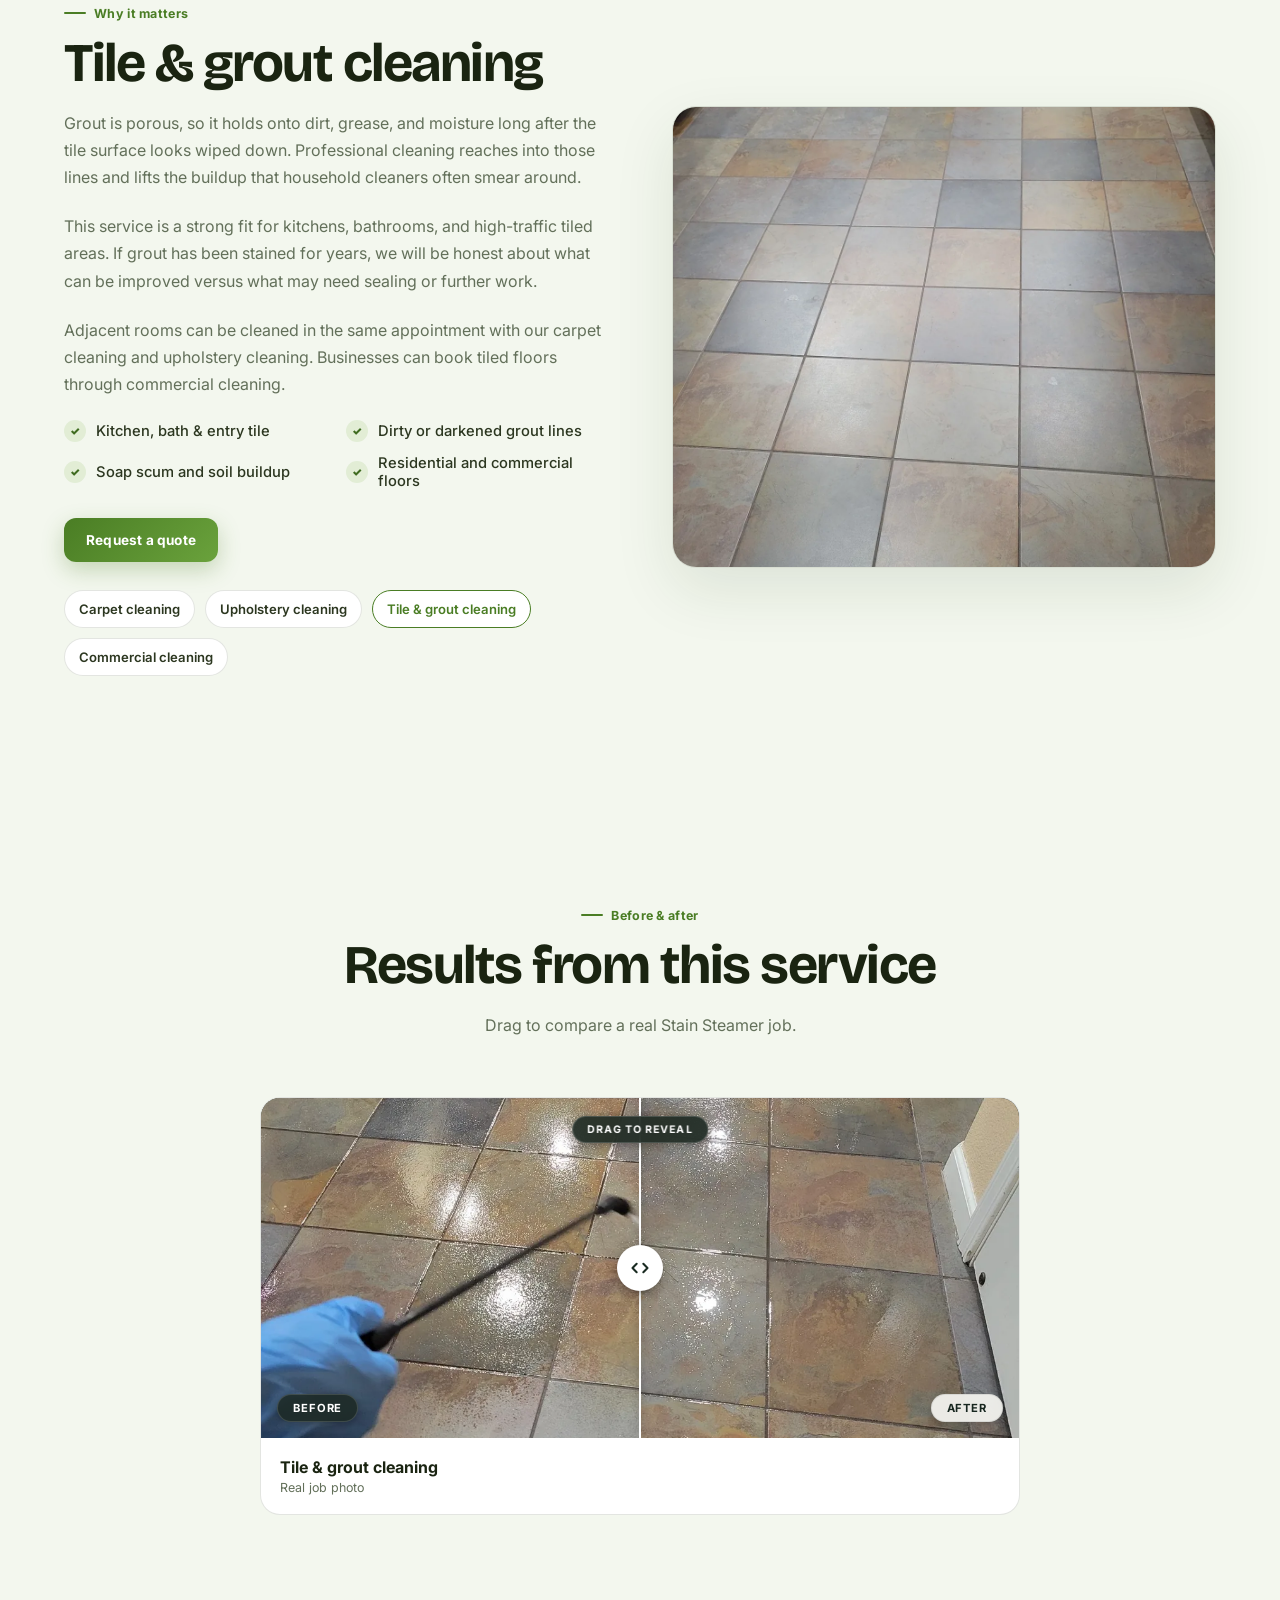
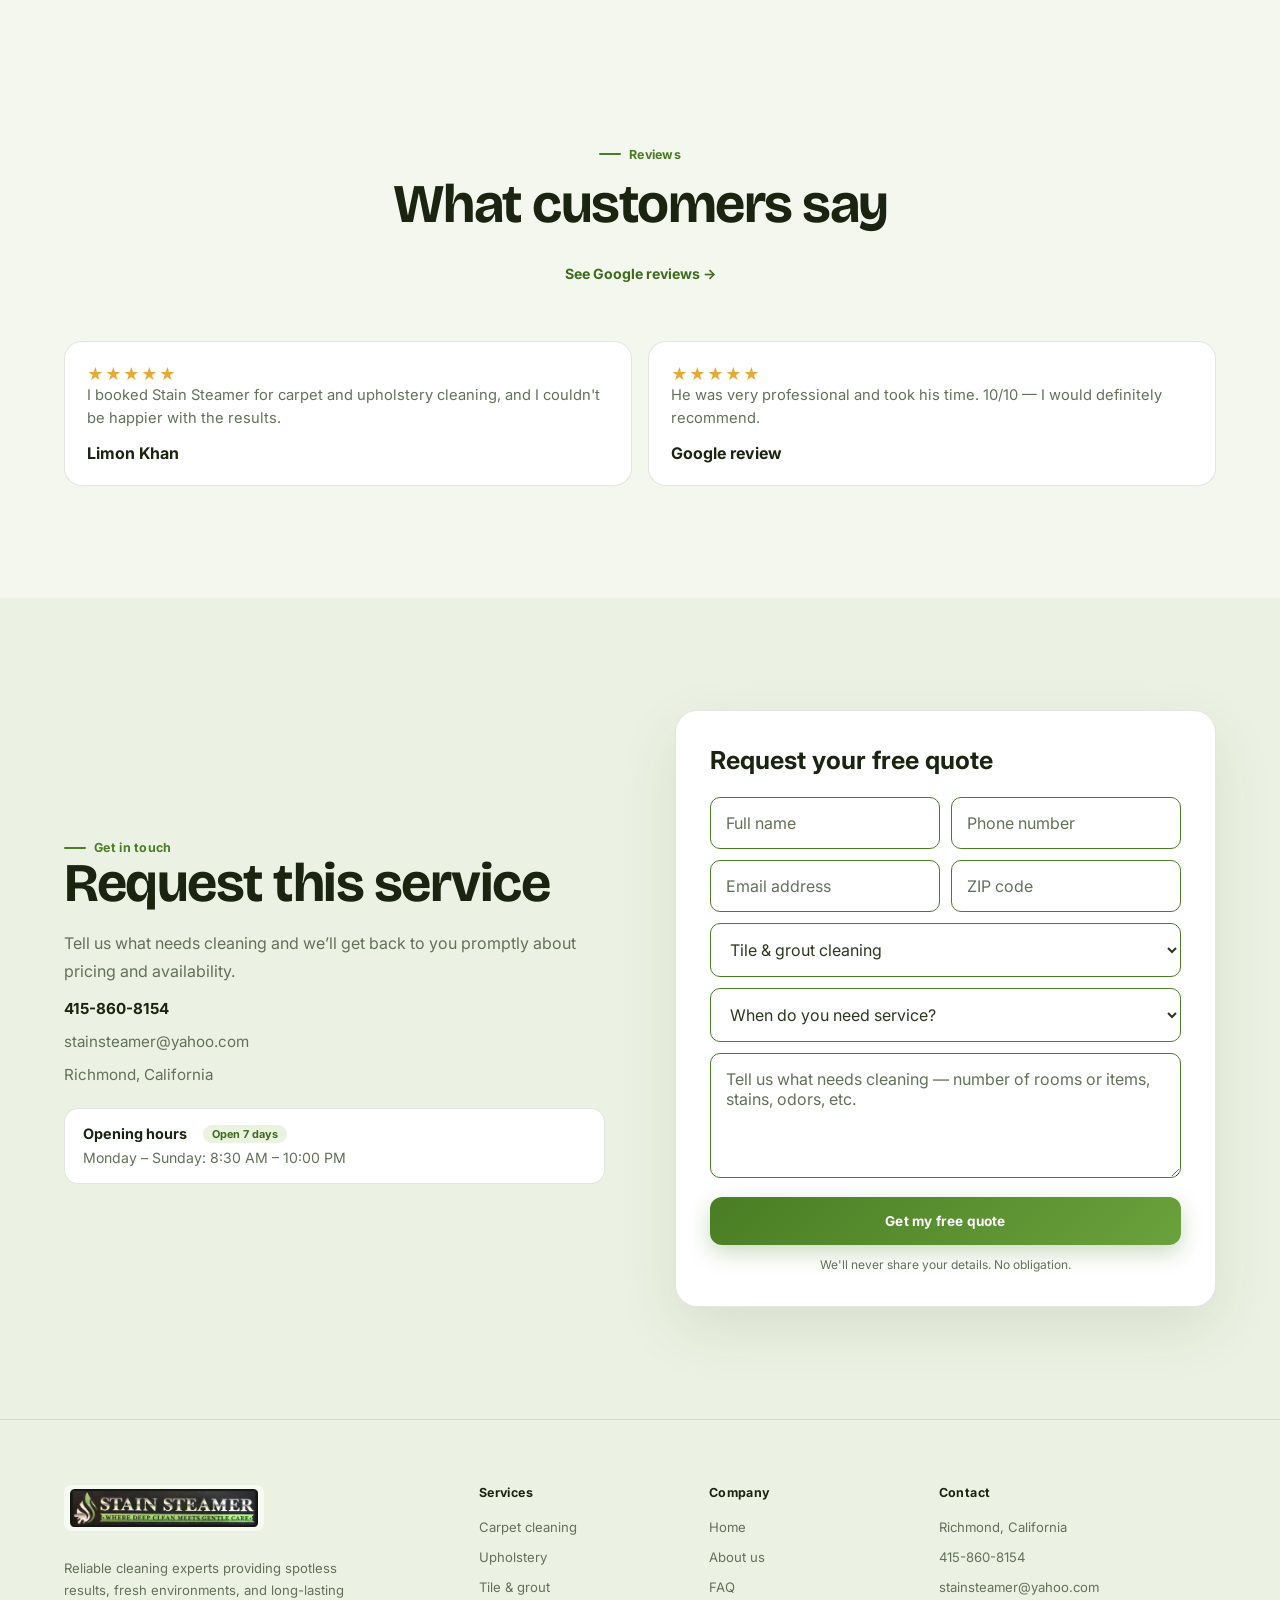
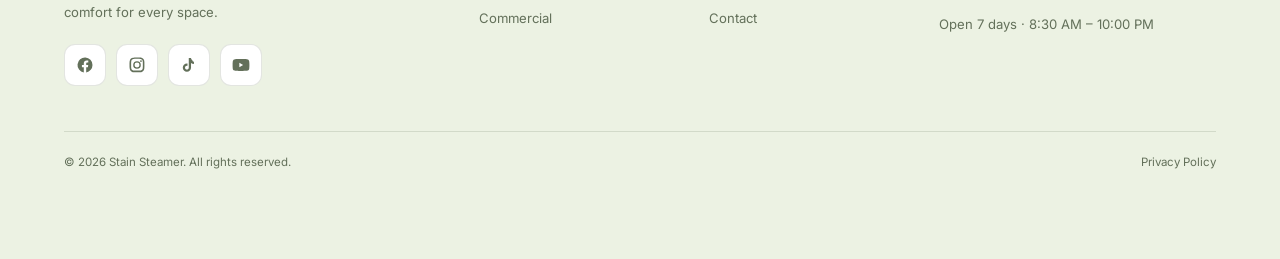
<file: tile-grout-cleaning.html>
<!DOCTYPE html>
<html lang="en">
  <head>
    <meta charset="UTF-8" />
    <meta name="viewport" content="width=device-width, initial-scale=1.0" />
    <meta name="color-scheme" content="light dark" />
    <meta
      name="theme-color"
      content="#f3f7ee"
      media="(prefers-color-scheme: light)"
    />
    <meta
      name="theme-color"
      content="#10160c"
      media="(prefers-color-scheme: dark)"
    />
    <meta name="robots" content="index, follow" />
    <title>Tile & Grout Cleaning Richmond CA | Stain Steamer</title>
    <meta
      name="description"
      content="Tile and grout cleaning in Richmond, CA. Restore dingy grout lines and soiled tile in kitchens, bathrooms, and entryways with professional deep cleaning."
    />
    <!-- Canonical uses https://YOUR-DOMAIN.com — replace globally when live. -->
    <link
      rel="canonical"
      href="https://YOUR-DOMAIN.com/tile-grout-cleaning.html"
    />
    <link
      rel="preload"
      as="image"
      href="images/tile-grout.webp"
      type="image/webp"
      fetchpriority="high"
    />
    <link
      rel="icon"
      type="image/svg+xml"
      href="data:image/svg+xml,%3Csvg xmlns='http://www.w3.org/2000/svg' viewBox='0 0 36 36'%3E%3Crect width='36' height='36' rx='9' fill='%23f3f7ee'/%3E%3Cpath d='M27.5 8C15.5 8 9 15 9 23c0 1.3.2 2.6.6 3.8C21.5 25 27.5 17 27.5 8Z' fill='%234a7d24'/%3E%3Cpath d='M12 25.6C16 18.4 20.6 13.4 26 9.4' stroke='%238abb55' stroke-width='1.9' fill='none' stroke-linecap='round'/%3E%3C/svg%3E"
    />
    <link rel="preconnect" href="https://fonts.googleapis.com" />
    <link rel="preconnect" href="https://fonts.gstatic.com" crossorigin />
    <link
      href="https://fonts.googleapis.com/css2?family=Bricolage+Grotesque:opsz,wght@12..96,600;12..96,700;12..96,800&family=Inter:wght@400;500;600;700&display=swap"
      rel="stylesheet"
    />
    <link rel="stylesheet" href="style.css?v=20261013-1" />
    <script type="application/ld+json">
      {
        "@context": "https://schema.org",
        "@type": "Service",
        "name": "Tile and grout cleaning",
        "url": "https://YOUR-DOMAIN.com/tile-grout-cleaning.html",
        "provider": {
          "@type": "LocalBusiness",
          "name": "Stain Steamer",
          "telephone": "+1-415-860-8154",
          "areaServed": "Richmond, CA"
        },
        "areaServed": "Richmond, CA",
        "serviceType": "Tile and grout cleaning"
      }
    </script>
  </head>
  <body>
    <a class="skip-link" href="#top">Skip to content</a>
    <header class="site-header">
      <div class="container nav">
        <a class="logo" href="index.html" aria-label="Stain Steamer home">
          <img
            src="images/logo.webp"
            alt="Stain Steamer - Where Deep Clean Meets Gentle Care"
            class="logo-img"
            width="200"
            height="41"
          />
        </a>
        <nav class="desktop-nav" aria-label="Main navigation">
          <a href="index.html">Home</a>
          <a href="index.html#about">About</a>
          <div class="has-dropdown">
            <button
              type="button"
              class="nav-drop-toggle"
              aria-expanded="false"
              aria-haspopup="true"
            >
              Services
              <span class="chevron" aria-hidden="true"></span>
            </button>
            <div class="nav-dropdown" role="menu">
              <a href="carpet-cleaning.html" role="menuitem">Carpet cleaning</a>
              <a href="upholstery-cleaning.html" role="menuitem"
                >Upholstery cleaning</a
              >
              <a
                href="tile-grout-cleaning.html"
                role="menuitem"
                aria-current="page"
                >Tile &amp; grout cleaning</a
              >
              <a href="commercial-cleaning.html" role="menuitem"
                >Commercial cleaning</a
              >
            </div>
          </div>
          <a href="index.html#faq">FAQ</a>
          <a href="index.html#quote">Contact</a>
        </nav>
        <div class="nav-actions">
          <a href="#quote" class="btn nav-quote">Request a quote</a>
          <button
            class="menu-toggle"
            id="menuToggle"
            type="button"
            aria-label="Open menu"
            aria-expanded="false"
          >
            <span></span><span></span><span></span>
          </button>
        </div>
      </div>
      <nav
        class="mobile-menu container"
        id="mobileMenu"
        aria-label="Mobile navigation"
      >
        <a href="index.html">Home</a>
        <a href="index.html#about">About</a>
        <div class="has-dropdown">
          <button type="button" class="nav-drop-toggle" aria-expanded="false">
            Services
            <span class="chevron" aria-hidden="true"></span>
          </button>
          <div class="mobile-drop-panel">
            <a href="carpet-cleaning.html">Carpet cleaning</a>
            <a href="upholstery-cleaning.html">Upholstery cleaning</a>
            <a href="tile-grout-cleaning.html" aria-current="page"
              >Tile &amp; grout cleaning</a
            >
            <a href="commercial-cleaning.html">Commercial cleaning</a>
          </div>
        </div>
        <a href="index.html#faq">FAQ</a>
        <a href="#quote" class="btn">Request a quote</a>
      </nav>
    </header>

    <main id="top">
      <section class="hero page-hero">
        <div class="container hero-grid">
          <div class="hero-content reveal">
            <div class="breadcrumb">
              <a href="index.html">Home</a>
              <span class="sep">/</span>
              <span>Services</span>
              <span class="sep">/</span>
              <span>Tile & grout cleaning</span>
            </div>
            <div class="hero-badge">
              <span class="dot"></span>
              Tile & grout cleaning in Richmond, CA &amp; the Bay Area
            </div>
            <h1>
              Tile &amp; grout cleaning that
              <span class="accent">restores the original look.</span>
            </h1>
            <p class="hero-copy">
              Deep cleaning to remove dirt and buildup from tile and grout and
              help restore a cleaner, brighter appearance in kitchens,
              bathrooms, and entryways.
            </p>
            <div class="hero-actions">
              <a href="#quote" class="btn">Request a quote</a>
              <a href="tel:4158608154" class="btn btn-secondary"
                >☎ 415-860-8154</a
              >
            </div>
          </div>
          <div class="visual reveal">
            <img
              src="images/tile-grout.webp"
              alt="Floor tile and grout after professional cleaning"
              width="1200"
              height="1600"
              fetchpriority="high"
              decoding="async"
            />
            <div class="visual-overlay"></div>
            <div class="visual-info">
              <div>
                <small>Stain Steamer</small>
                <strong>Tile & grout cleaning</strong>
              </div>
              <div class="availability">
                <span class="dot"></span>
                Open till 10 PM
              </div>
            </div>
          </div>
        </div>
      </section>

      <section class="section alt-section" id="details">
        <div class="container">
          <div class="section-title reveal">
            <div class="eyebrow">What’s included</div>
            <h2>How this service helps</h2>
            <p>
              Professional results with clear communication, careful work, and a
              free quote before we start.
            </p>
          </div>
          <div class="include-grid">
            <article class="include-card reveal">
              <h3>Grout line restoration</h3>
              <p>
                Agitation and extraction to lift soil from porous grout that
                everyday mopping leaves behind.
              </p>
            </article>
            <article class="include-card reveal">
              <h3>Kitchen & bath floors</h3>
              <p>
                Ideal for tiled kitchens, bathrooms, laundry rooms, and muddy
                entryways.
              </p>
            </article>
            <article class="include-card reveal">
              <h3>Soap scum & buildup</h3>
              <p>
                Cleaning that targets the film and residue that make tile look
                dull over time.
              </p>
            </article>
            <article class="include-card reveal">
              <h3>Brighter appearance</h3>
              <p>
                A cleaner surface that looks fresher under indoor lighting and
                natural light.
              </p>
            </article>
          </div>
        </div>
      </section>

      <section class="section">
        <div class="container about-grid">
          <div class="about-copy reveal">
            <div class="eyebrow">Why it matters</div>
            <h2>Tile & grout cleaning</h2>
            <p>
              Grout is porous, so it holds onto dirt, grease, and moisture long
              after the tile surface looks wiped down. Professional cleaning
              reaches into those lines and lifts the buildup that household
              cleaners often smear around.
            </p>
            <p>
              This service is a strong fit for kitchens, bathrooms, and
              high-traffic tiled areas. If grout has been stained for years, we
              will be honest about what can be improved versus what may need
              sealing or further work.
            </p>
            <p>
              Adjacent rooms can be cleaned in the same appointment with our
              <a href="carpet-cleaning.html">carpet cleaning</a> and
              <a href="upholstery-cleaning.html">upholstery cleaning</a>.
              Businesses can book tiled floors through
              <a href="commercial-cleaning.html">commercial cleaning</a>.
            </p>
            <ul class="checklist">
              <li><span class="check">✓</span> Kitchen, bath & entry tile</li>
              <li>
                <span class="check">✓</span> Dirty or darkened grout lines
              </li>
              <li><span class="check">✓</span> Soap scum and soil buildup</li>
              <li>
                <span class="check">✓</span> Residential and commercial floors
              </li>
            </ul>
            <a href="#quote" class="btn">Request a quote</a>
            <div class="other-services" aria-label="Other services">
              <a href="carpet-cleaning.html">Carpet cleaning</a>
              <a href="upholstery-cleaning.html">Upholstery cleaning</a>
              <a href="tile-grout-cleaning.html" aria-current="page"
                >Tile &amp; grout cleaning</a
              >
              <a href="commercial-cleaning.html">Commercial cleaning</a>
            </div>
          </div>
          <div class="about-media reveal">
            <img
              src="images/tile-grout.webp"
              alt="Clean tile and grout after professional service"
              loading="lazy"
              decoding="async"
             width="1200" height="1600" />
          </div>
        </div>
      </section>

      <section class="section service-page-results" id="results">
        <div class="container">
          <div class="section-title reveal">
            <div class="eyebrow">Before &amp; after</div>
            <h2>Results from this service</h2>
            <p>Drag to compare a real Stain Steamer job.</p>
          </div>
          <div class="results-grid">
            <article class="result-card reveal">
              <div class="result-images before-after-slider" style="--slider-pos: 50%;">
                <div class="slider-layer after-img">
                  <img src="images/tile-grout-after.webp" alt="Tile and grout after cleaning" loading="lazy" decoding="async" draggable="false"  width="1200" height="1600" />
                </div>
                <div class="slider-layer before-img">
                  <img src="images/tile-grout-before.webp" alt="Tile and grout before cleaning" loading="lazy" decoding="async" draggable="false"  width="1200" height="1600" />
                </div>
                <div class="slider-handle" aria-hidden="true">
                  <div class="slider-line"></div>
                  <span class="slider-badge-reveal">DRAG TO REVEAL</span>
                  <div class="slider-circle">
                    <svg width="20" height="20" viewBox="0 0 24 24" fill="none" stroke="currentColor" stroke-width="2.5" stroke-linecap="round" stroke-linejoin="round">
                      <polyline points="8 17 3 12 8 7"></polyline>
                      <polyline points="16 7 21 12 16 17"></polyline>
                    </svg>
                  </div>
                </div>
                <span class="slider-badge slider-badge-before" aria-hidden="true">Before</span>
                <span class="slider-badge slider-badge-after" aria-hidden="true">After</span>
                <input type="range" min="0" max="100" value="50" class="slider-range" aria-label="Drag to compare tile and grout before and after cleaning" />
              </div>
              <div class="result-content">
                <strong>Tile & grout cleaning</strong>
                <span>Real job photo</span>
              </div>
            </article>
          </div>
        </div>
      </section>
      <section class="section">
        <div class="container">
          <div class="section-title reveal">
            <div class="eyebrow">Reviews</div>
            <h2>What customers say</h2>
            <a class="google-reviews-link" href="https://www.google.com/search?q=Stain+Steamer+Carpet+Cleaning+Richmond+CA+reviews" target="_blank" rel="noopener">See Google reviews →</a>
          </div>
          <div class="mini-reviews">
            <article class="mini-review reveal">
              <div class="stars">★★★★★</div>
              <p>I booked Stain Steamer for carpet and upholstery cleaning, and I couldn't be happier with the results.</p>
              <strong>Limon Khan</strong>
            </article>
            <article class="mini-review reveal">
              <div class="stars">★★★★★</div>
              <p>He was very professional and took his time. 10/10 — I would definitely recommend.</p>
              <strong>Google review</strong>
            </article>
          </div>
        </div>
      </section>
      <section class="section alt-section" id="quote">
        <div class="container quote-grid">
          <div class="quote-copy reveal">
            <div class="eyebrow">Get in touch</div>
            <h2>Request this service</h2>
            <p>
              Tell us what needs cleaning and we’ll get back to you promptly
              about pricing and availability.
            </p>
            <div class="contact">
              <a href="tel:4158608154"><strong>415-860-8154</strong></a>
            </div>
            <div class="contact"><a href="mailto:stainsteamer@yahoo.com">stainsteamer@yahoo.com</a></div>
            <div class="contact">Richmond, California</div>
            <div class="contact-hours">
              <strong
                >Opening hours
                <span class="open-pill">Open 7 days</span></strong
              >
              <span>Monday – Sunday: 8:30 AM – 10:00 PM</span>
            </div>
          </div>
          <form
            class="quote-form reveal"
            id="quoteForm"
            name="quote"
            method="POST"
            data-netlify="true"
            netlify-honeypot="bot-field"
          >
            <h3>Request your free quote</h3>
            <input type="hidden" name="form-name" value="quote" />
            <input
              type="hidden"
              name="subject"
              value="New quote request — Stain Steamer website"
            />
            <input type="hidden" name="page" value="Tile and grout cleaning" />
            <p class="visually-hidden">
              <label>
                Don’t fill this out if you’re human:
                <input name="bot-field" tabindex="-1" autocomplete="off" />
              </label>
            </p>
                        <div class="form-row">
              <div class="form-field">
                <label class="visually-hidden" for="quote-name">Full name</label>
                <input
                  id="quote-name"
                  type="text"
                  name="name"
                  autocomplete="name"
                  placeholder="Full name"
                  required
                />
              </div>
              <div class="form-field">
                <label class="visually-hidden" for="quote-phone">Phone number</label>
                <input
                  id="quote-phone"
                  type="tel"
                  name="phone"
                  autocomplete="tel"
                  inputmode="tel"
                  placeholder="Phone number"
                  required
                />
              </div>
            </div>
            <div class="form-row">
              <div class="form-field">
                <label class="visually-hidden" for="quote-email">Email address</label>
                <input
                  id="quote-email"
                  type="email"
                  name="email"
                  autocomplete="email"
                  placeholder="Email address"
                />
              </div>
              <div class="form-field">
                <label class="visually-hidden" for="quote-zip">ZIP code</label>
                <input
                  id="quote-zip"
                  type="text"
                  name="zip"
                  autocomplete="postal-code"
                  inputmode="numeric"
                  placeholder="ZIP code"
                />
              </div>
            </div>
            <label class="visually-hidden" for="quote-service">Cleaning service</label>
            <select id="quote-service" name="service" required>
              <option value="">Select a cleaning service</option>
              <option>Carpet cleaning</option>
              <option>Upholstery cleaning</option>
              <option selected>Tile &amp; grout cleaning</option>
              <option>Commercial cleaning</option>
              <option>Other</option>
            </select>
            <label class="visually-hidden" for="quote-timeline">When do you need service?</label>
            <select id="quote-timeline" name="timeline">
              <option value="">When do you need service?</option>
              <option>Today</option>
              <option>Tomorrow</option>
              <option>This week</option>
              <option>Flexible</option>
            </select>
            <label class="visually-hidden" for="quote-details">Job details</label>
            <textarea
              id="quote-details"
              name="details"
              placeholder="Tell us what needs cleaning — number of rooms or items, stains, odors, etc."
            ></textarea>
            <button type="submit" class="btn">Get my free quote</button>
            <p class="form-note" role="status" aria-live="polite">
              We'll never share your details. No obligation.
            </p>
          </form>
        </div>
      </section>
    </main>

    <footer>
      <div class="container">
        <div class="footer-grid">
          <div>
            <a class="logo" href="index.html" aria-label="Stain Steamer home">
              <img
                src="images/logo.webp"
                alt="Stain Steamer - Where Deep Clean Meets Gentle Care"
                class="logo-img"
                width="200"
                height="41"
              />
            </a>
            <p>
              Reliable cleaning experts providing spotless results, fresh
              environments, and long-lasting comfort for every space.
            </p>
            <div class="footer-socials" aria-label="Social media">
              <a
                href="https://www.facebook.com/profile.php?id=61579876825430"
                aria-label="Facebook"
                target="_blank"
                rel="noopener"
              >
                <svg viewBox="0 0 24 24">
                  <path
                    d="M22 12a10 10 0 1 0-11.6 9.9v-7H7.9V12h2.5V9.8c0-2.5 1.5-3.9 3.8-3.9 1.1 0 2.2.2 2.2.2v2.5h-1.2c-1.2 0-1.6.7-1.6 1.5V12h2.7l-.4 2.9h-2.3v7A10 10 0 0 0 22 12Z"
                  />
                </svg>
              </a>
              <a
                href="https://www.instagram.com/stainsteamer"
                aria-label="Instagram"
                target="_blank"
                rel="noopener"
              >
                <svg viewBox="0 0 24 24">
                  <path
                    d="M12 2c2.7 0 3.1 0 4.1.1 1.1 0 1.8.2 2.4.5.7.2 1.2.6 1.7 1.1.5.5.9 1 1.1 1.7.3.6.5 1.3.5 2.4.1 1 .1 1.4.1 4.1s0 3.1-.1 4.1c0 1.1-.2 1.8-.5 2.4a4.7 4.7 0 0 1-1.1 1.7 4.7 4.7 0 0 1-1.7 1.1c-.6.3-1.3.5-2.4.5-1 .1-1.4.1-4.1.1s-3.1 0-4.1-.1c-1.1 0-1.8-.2-2.4-.5a4.7 4.7 0 0 1-1.7-1.1 4.7 4.7 0 0 1-1.1-1.7c-.3-.6-.5-1.3-.5-2.4C2 15.1 2 14.7 2 12s0-3.1.1-4.1c0-1.1.2-1.8.5-2.4A4.7 4.7 0 0 1 3.7 3.8 4.7 4.7 0 0 1 5.4 2.7c.6-.3 1.3-.5 2.4-.5C8.9 2 9.3 2 12 2Zm0 1.8c-2.7 0-3 0-4 .1-.9 0-1.4.2-1.7.3-.4.2-.7.4-1 .7-.3.3-.5.6-.7 1-.1.3-.3.8-.3 1.7-.1 1-.1 1.3-.1 4s0 3 .1 4c0 .9.2 1.4.3 1.7.2.4.4.7.7 1 .3.3.6.5 1 .7.3.1.8.3 1.7.3 1 .1 1.3.1 4 .1s3 0 4-.1c.9 0 1.4-.2 1.7-.3.4-.2.7-.4 1-.7.3-.3.5-.6.7-1 .1-.3.3-.8.3-1.7.1-1 .1-1.3.1-4s0-3-.1-4c0-.9-.2-1.4-.3-1.7a2.7 2.7 0 0 0-.7-1 2.7 2.7 0 0 0-1-.7c-.3-.1-.8-.3-1.7-.3-1-.1-1.3-.1-4-.1Zm0 3.1a5.1 5.1 0 1 1 0 10.2 5.1 5.1 0 0 1 0-10.2Zm0 1.8a3.3 3.3 0 1 0 0 6.6 3.3 3.3 0 0 0 0-6.6Zm5.3-3.1a1.2 1.2 0 1 1 0 2.4 1.2 1.2 0 0 1 0-2.4Z"
                  />
                </svg>
              </a>
              <a
                href="https://www.tiktok.com/@stainsteamercarpetclean"
                aria-label="TikTok"
                target="_blank"
                rel="noopener"
              >
                <svg viewBox="0 0 24 24">
                  <path
                    d="M16.6 5.8c-1-.7-1.7-1.7-1.9-2.9V2.5h-3v13c0 1.4-1.1 2.5-2.5 2.5S6.7 16.9 6.7 15.5 7.8 13 9.2 13c.3 0 .5 0 .8.1v-3c-.3 0-.5-.1-.8-.1a5.5 5.5 0 1 0 5.5 5.5V9.3c1.1.8 2.5 1.3 3.9 1.3v-3c-.8 0-1.5-.3-2-.8Z"
                  />
                </svg>
              </a>
              <a
                href="https://youtube.com/@stainsteamer"
                aria-label="YouTube"
                target="_blank"
                rel="noopener"
              >
                <svg viewBox="0 0 24 24">
                  <path
                    d="M23 7.5s-.2-1.6-.9-2.3c-.9-.9-1.8-.9-2.3-1C16.7 4 12 4 12 4h0s-4.7 0-7.8.2c-.5.1-1.4.1-2.3 1-.7.7-.9 2.3-.9 2.3S.8 9.4.8 11.3v1.4c0 1.9.2 3.8.2 3.8s.2 1.6.9 2.3c.9.9 2 .9 2.5 1 1.8.2 7.6.2 7.6.2s4.7 0 7.8-.2c.5-.1 1.4-.1 2.3-1 .7-.7.9-2.3.9-2.3s.2-1.9.2-3.8v-1.4c0-1.9-.2-3.8-.2-3.8ZM9.8 15.1V8.9l5 3.1-5 3.1Z"
                  />
                </svg>
              </a>
            </div>
          </div>
          <div>
            <h4>Services</h4>
            <a href="carpet-cleaning.html">Carpet cleaning</a>
            <a href="upholstery-cleaning.html">Upholstery</a>
            <a href="tile-grout-cleaning.html" aria-current="page"
              >Tile &amp; grout</a
            >
            <a href="commercial-cleaning.html">Commercial</a>
          </div>
          <div>
            <h4>Company</h4>
            <a href="index.html">Home</a>
            <a href="index.html#about">About us</a>
            <a href="index.html#faq">FAQ</a>
            <a href="index.html#quote">Contact</a>
          </div>
          <div>
            <h4>Contact</h4>
            <p>Richmond, California</p>
            <a href="tel:4158608154">415-860-8154</a>
            <a href="mailto:stainsteamer@yahoo.com">stainsteamer@yahoo.com</a>
            <p>Open 7 days · 8:30 AM – 10:00 PM</p>
          </div>
        </div>
        <div class="copyright">
          <span
            >© <span id="year">2026</span> Stain Steamer. All rights
            reserved.</span
          >
          <span
            ><a href="privacy-policy.html"
              >Privacy Policy</a
            ></span
          >
        </div>
      </div>
    </footer>
    <a href="tel:4158608154" class="mobile-call">☎ Call 415-860-8154</a>
    <script src="tracking.js?v=20261013-1" defer></script>
    <script src="script.js?v=20261101-1" defer></script>
  </body>
</html>
</file>
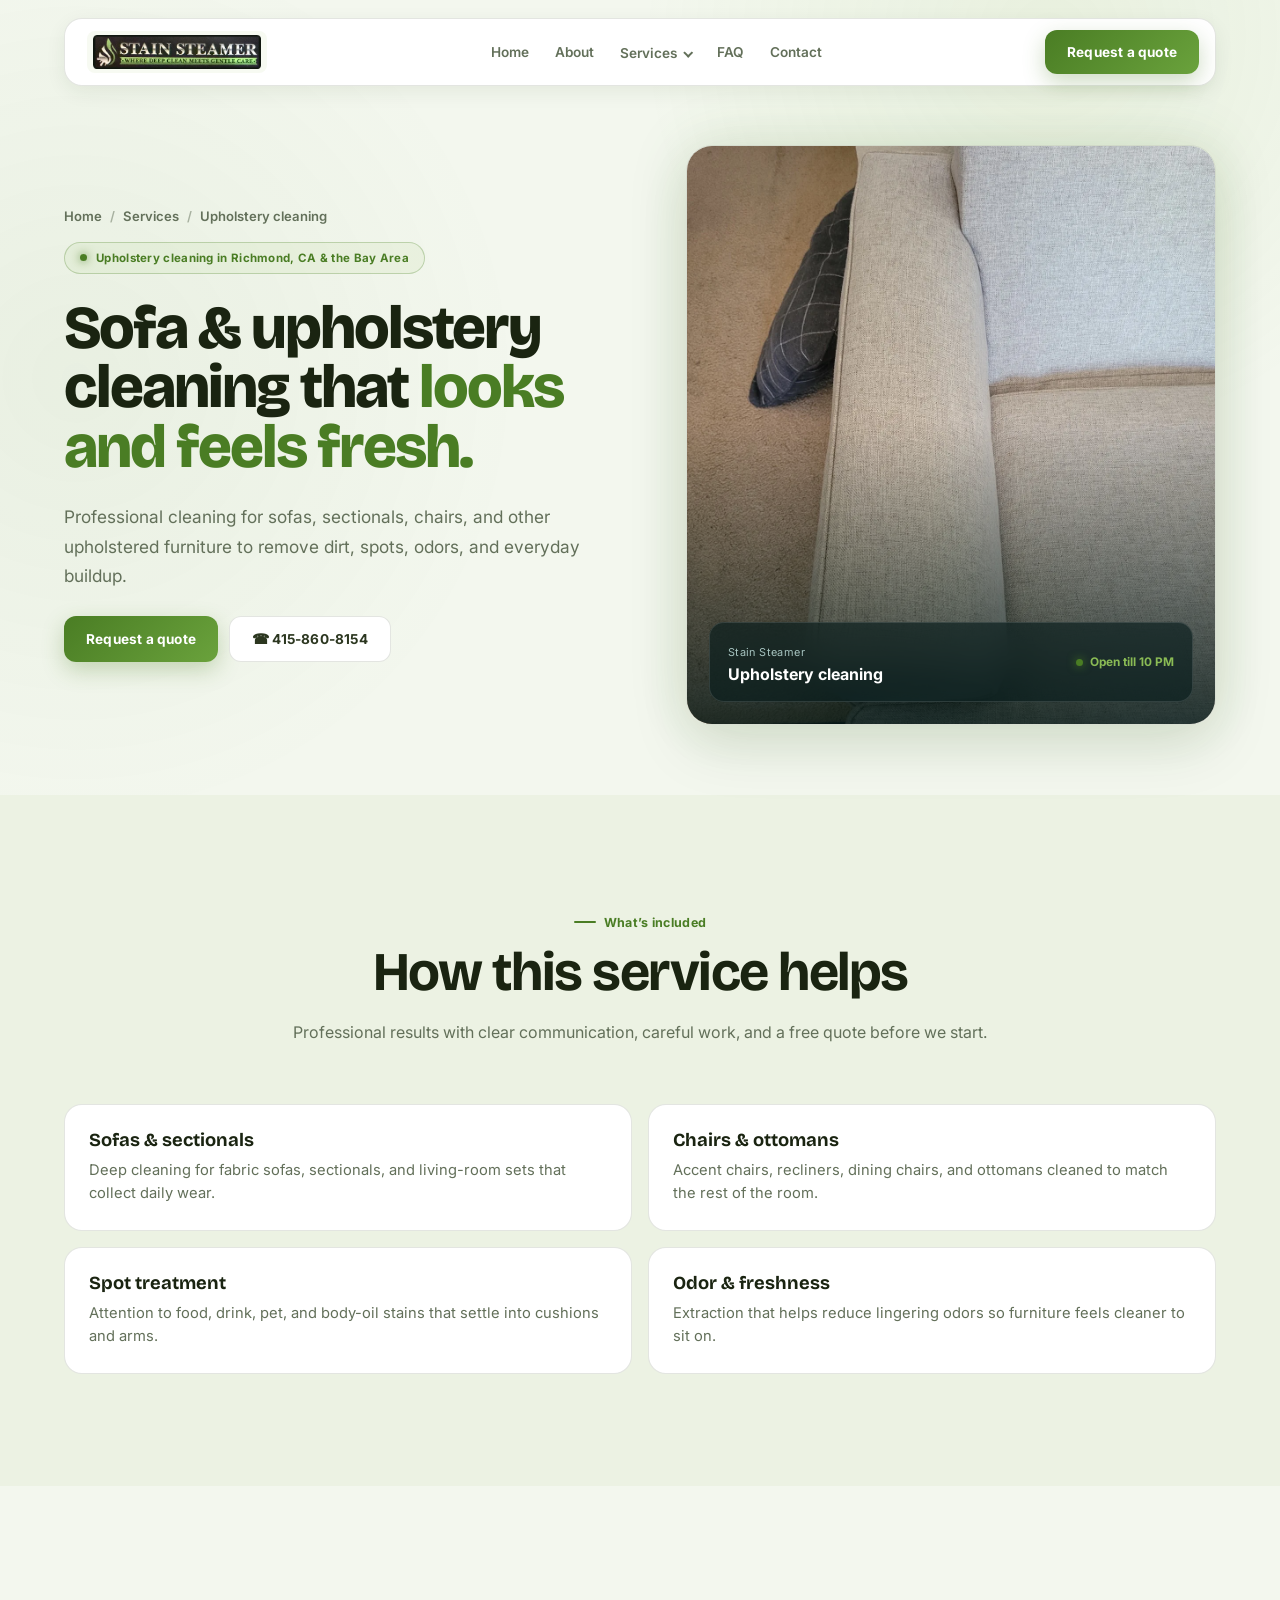
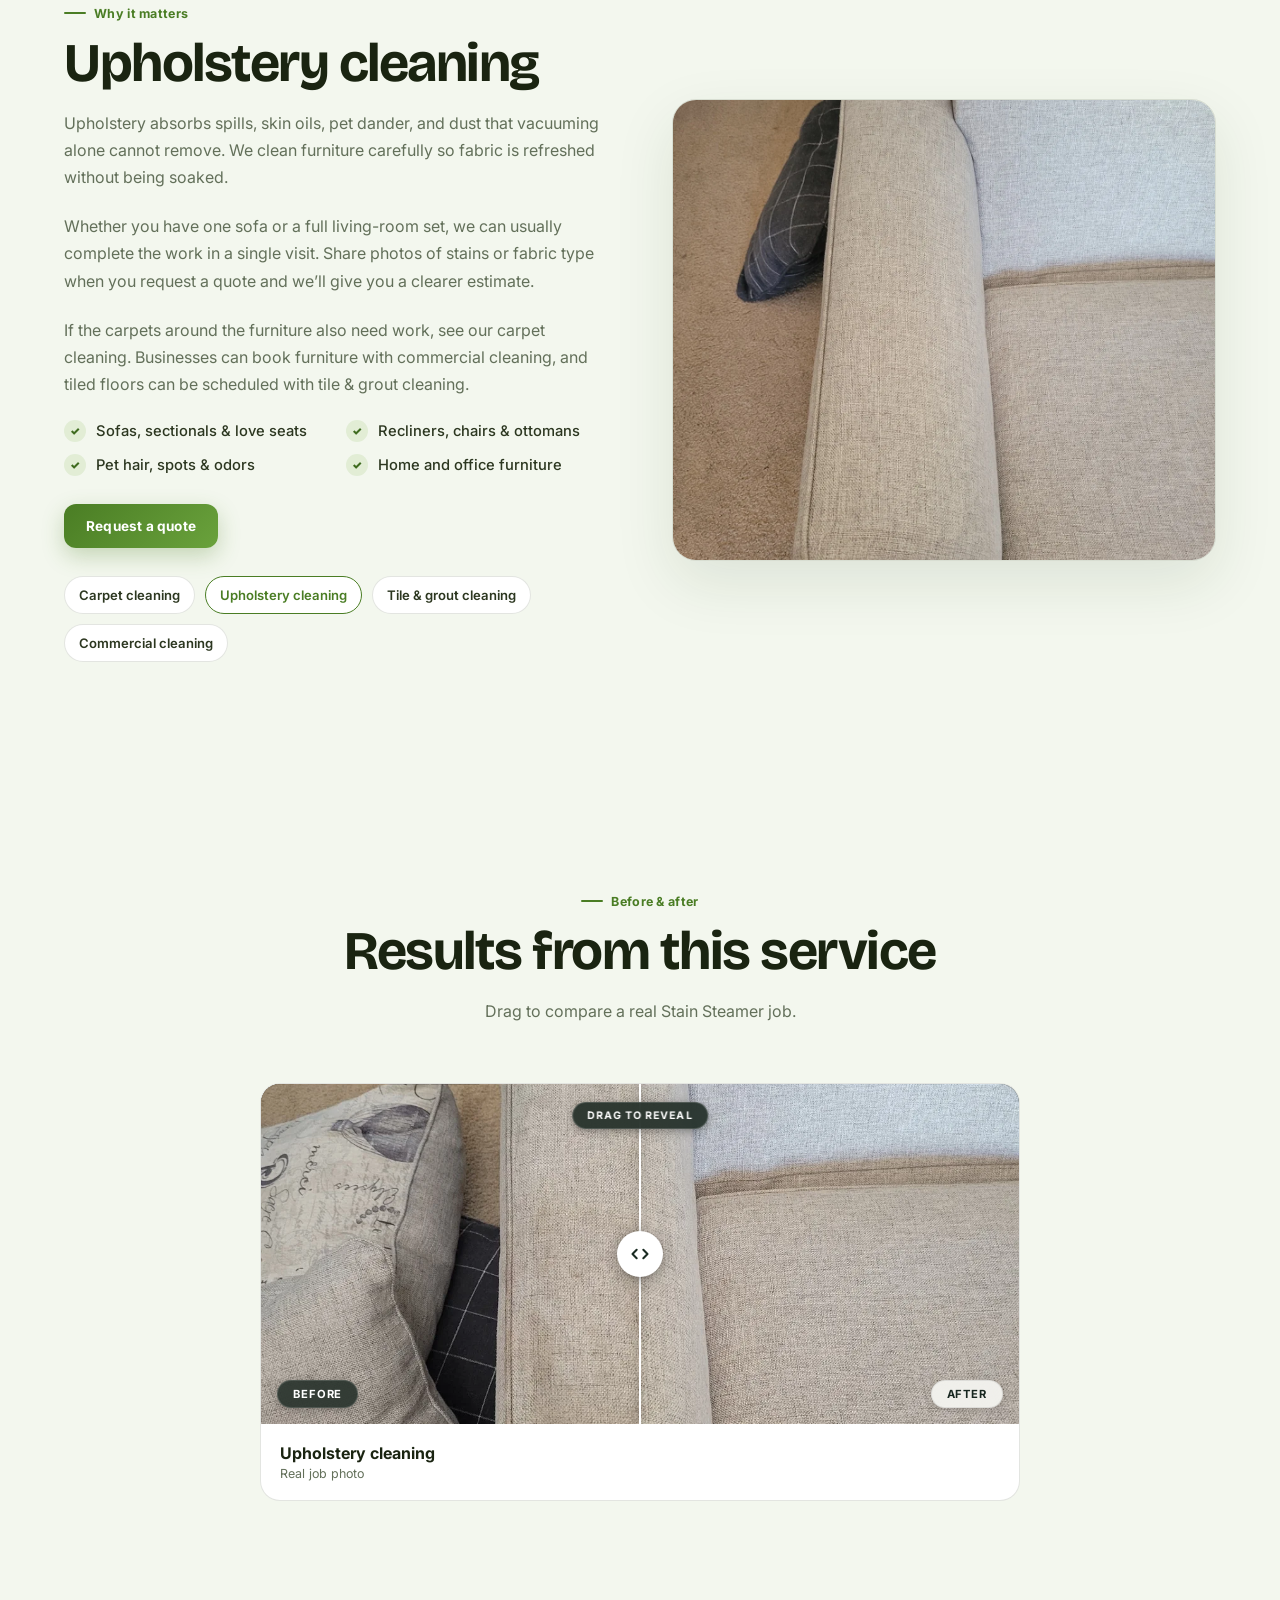
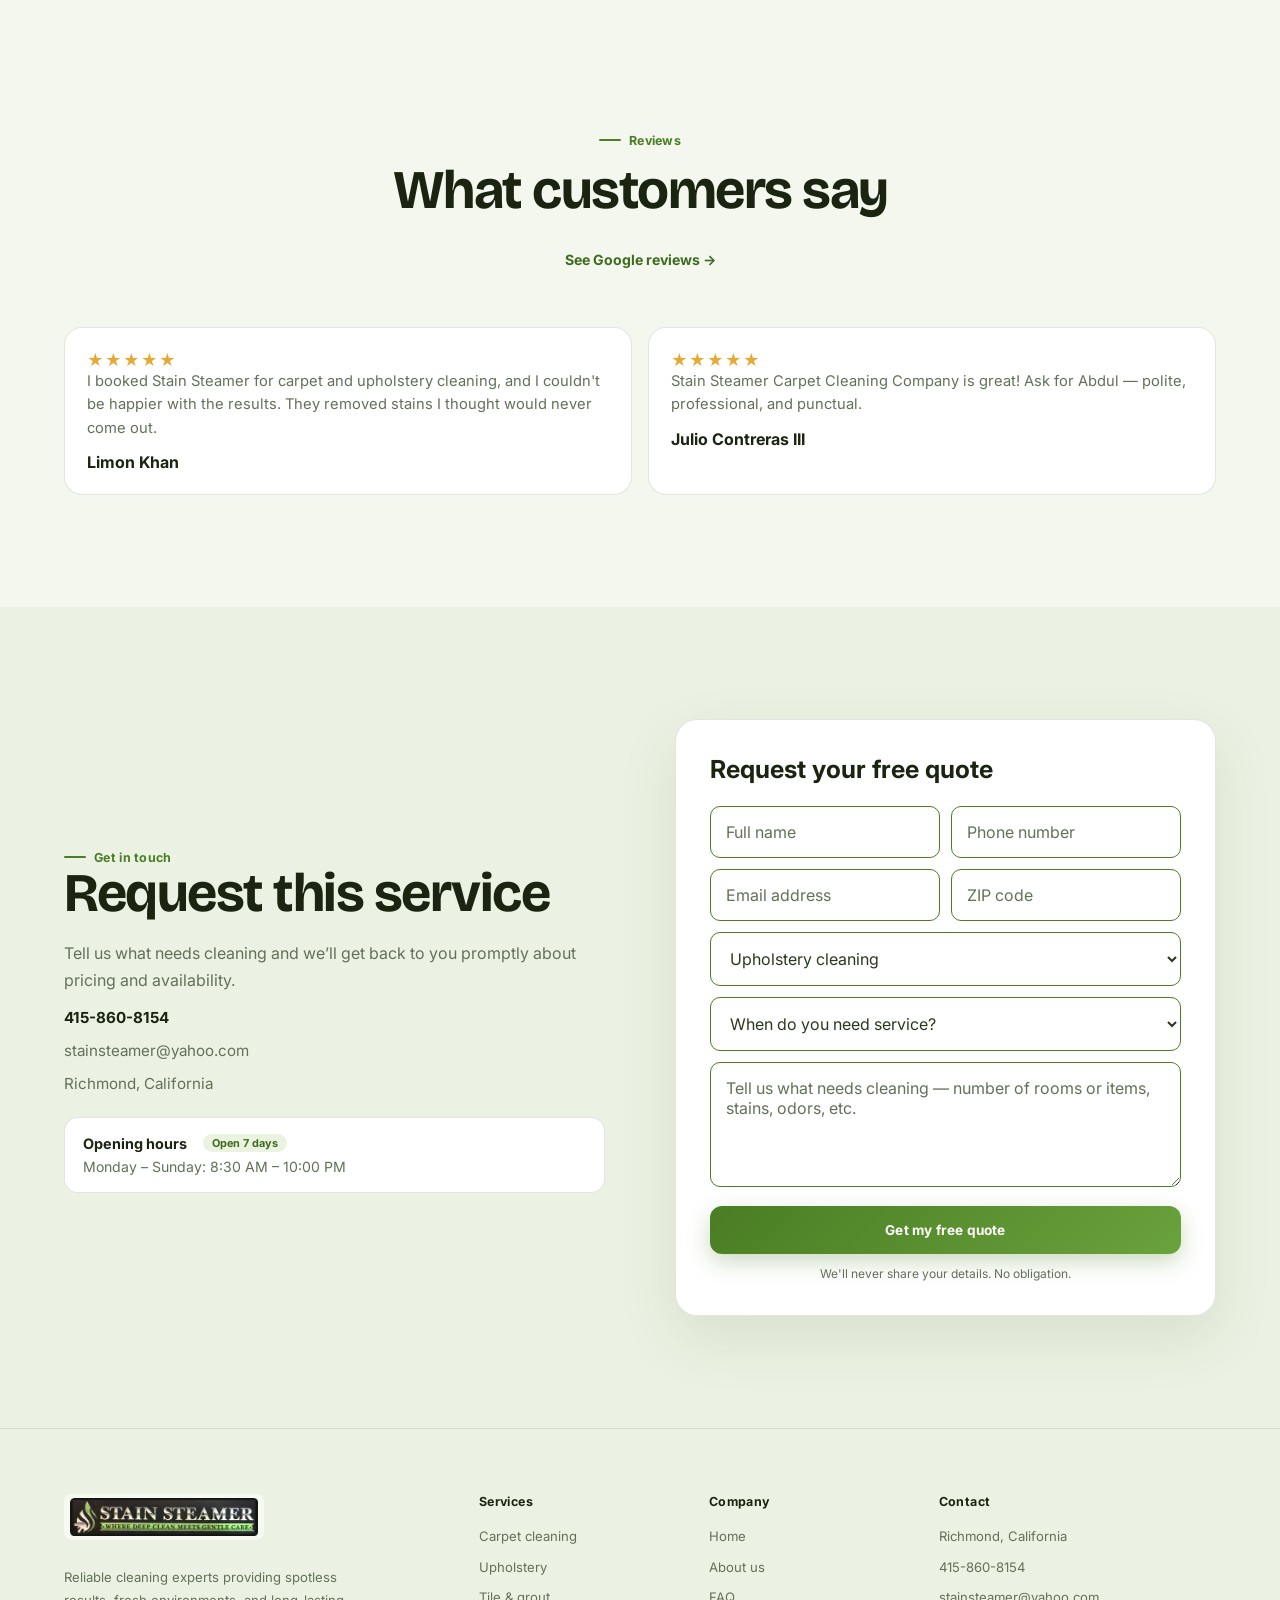
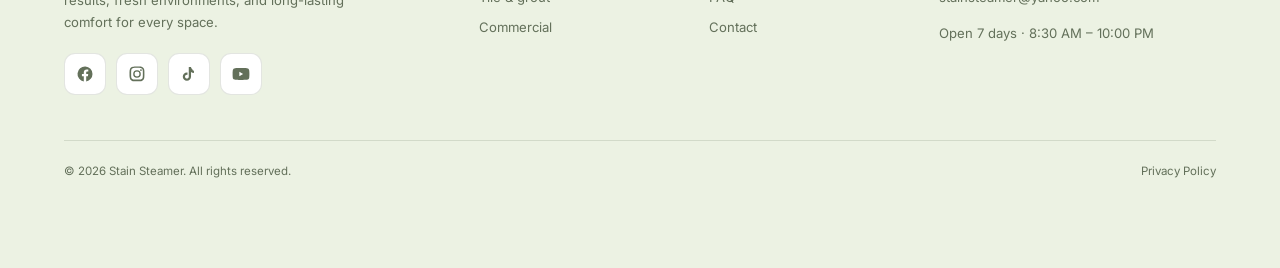
<file: upholstery-cleaning.html>
<!DOCTYPE html>
<html lang="en">
  <head>
    <meta charset="UTF-8" />
    <meta name="viewport" content="width=device-width, initial-scale=1.0" />
    <meta name="color-scheme" content="light dark" />
    <meta name="theme-color" content="#f3f7ee" media="(prefers-color-scheme: light)" />
    <meta name="theme-color" content="#10160c" media="(prefers-color-scheme: dark)" />
    <meta name="robots" content="index, follow" />
    <title>Upholstery Cleaning Richmond CA | Stain Steamer</title>
    <meta name="description" content="Professional sofa, sectional, and upholstery cleaning in Richmond, CA. Remove dirt, spots, and odors from furniture. Safe for homes and businesses." />
    <!-- Canonical uses https://YOUR-DOMAIN.com — replace globally when live. -->
    <link rel="canonical" href="https://YOUR-DOMAIN.com/upholstery-cleaning.html" />
    <link rel="preload" as="image" href="images/sofa-after.webp" type="image/webp" fetchpriority="high" />
    <link rel="icon" type="image/svg+xml" href="data:image/svg+xml,%3Csvg xmlns='http://www.w3.org/2000/svg' viewBox='0 0 36 36'%3E%3Crect width='36' height='36' rx='9' fill='%23f3f7ee'/%3E%3Cpath d='M27.5 8C15.5 8 9 15 9 23c0 1.3.2 2.6.6 3.8C21.5 25 27.5 17 27.5 8Z' fill='%234a7d24'/%3E%3Cpath d='M12 25.6C16 18.4 20.6 13.4 26 9.4' stroke='%238abb55' stroke-width='1.9' fill='none' stroke-linecap='round'/%3E%3C/svg%3E" />
    <link rel="preconnect" href="https://fonts.googleapis.com" />
    <link rel="preconnect" href="https://fonts.gstatic.com" crossorigin />
    <link href="https://fonts.googleapis.com/css2?family=Bricolage+Grotesque:opsz,wght@12..96,600;12..96,700;12..96,800&family=Inter:wght@400;500;600;700&display=swap" rel="stylesheet" />
    <link rel="stylesheet" href="style.css?v=20261013-1" />
    <script type="application/ld+json">
      {
        "@context": "https://schema.org",
        "@type": "Service",
        "name": "Upholstery cleaning",
        "url": "https://YOUR-DOMAIN.com/upholstery-cleaning.html",
        "provider": {
          "@type": "LocalBusiness",
          "name": "Stain Steamer",
          "telephone": "+1-415-860-8154",
          "areaServed": "Richmond, CA"
        },
        "areaServed": "Richmond, CA",
        "serviceType": "Upholstery cleaning"
      }
    </script>
  </head>
  <body>
    <a class="skip-link" href="#top">Skip to content</a>
    <header class="site-header">
      <div class="container nav">
        <a class="logo" href="index.html" aria-label="Stain Steamer home">
          <img src="images/logo.webp" alt="Stain Steamer - Where Deep Clean Meets Gentle Care" class="logo-img" width="200" height="41" />
        </a>
        <nav class="desktop-nav" aria-label="Main navigation">
          <a href="index.html">Home</a>
          <a href="index.html#about">About</a>
      <div class="has-dropdown">
        <button type="button" class="nav-drop-toggle" aria-expanded="false" aria-haspopup="true">
          Services
          <span class="chevron" aria-hidden="true"></span>
        </button>
        <div class="nav-dropdown" role="menu">
          <a href="carpet-cleaning.html" role="menuitem">Carpet cleaning</a>
          <a href="upholstery-cleaning.html" role="menuitem" aria-current="page">Upholstery cleaning</a>
          <a href="tile-grout-cleaning.html" role="menuitem">Tile &amp; grout cleaning</a>
          <a href="commercial-cleaning.html" role="menuitem">Commercial cleaning</a>
        </div>
      </div>
          <a href="index.html#faq">FAQ</a>
          <a href="index.html#quote">Contact</a>
        </nav>
        <div class="nav-actions">
          <a href="#quote" class="btn nav-quote">Request a quote</a>
          <button class="menu-toggle" id="menuToggle" type="button" aria-label="Open menu" aria-expanded="false">
            <span></span><span></span><span></span>
          </button>
        </div>
      </div>
      <nav class="mobile-menu container" id="mobileMenu" aria-label="Mobile navigation">
        <a href="index.html">Home</a>
        <a href="index.html#about">About</a>
    <div class="has-dropdown">
      <button type="button" class="nav-drop-toggle" aria-expanded="false">
        Services
        <span class="chevron" aria-hidden="true"></span>
      </button>
      <div class="mobile-drop-panel">
        <a href="carpet-cleaning.html">Carpet cleaning</a>
        <a href="upholstery-cleaning.html" aria-current="page">Upholstery cleaning</a>
        <a href="tile-grout-cleaning.html">Tile &amp; grout cleaning</a>
        <a href="commercial-cleaning.html">Commercial cleaning</a>
      </div>
    </div>
        <a href="index.html#faq">FAQ</a>
        <a href="#quote" class="btn">Request a quote</a>
      </nav>
    </header>

    <main id="top">
      <section class="hero page-hero">
        <div class="container hero-grid">
          <div class="hero-content reveal">
            <div class="breadcrumb">
              <a href="index.html">Home</a>
              <span class="sep">/</span>
              <span>Services</span>
              <span class="sep">/</span>
              <span>Upholstery cleaning</span>
            </div>
            <div class="hero-badge">
              <span class="dot"></span>
              Upholstery cleaning in Richmond, CA &amp; the Bay Area
            </div>
            <h1>Sofa &amp; upholstery cleaning that <span class="accent">looks and feels fresh.</span></h1>
            <p class="hero-copy">Professional cleaning for sofas, sectionals, chairs, and other upholstered furniture to remove dirt, spots, odors, and everyday buildup.</p>
            <div class="hero-actions">
              <a href="#quote" class="btn">Request a quote</a>
              <a href="tel:4158608154" class="btn btn-secondary">☎ 415-860-8154</a>
            </div>
          </div>
          <div class="visual reveal">
            <img src="images/sofa-after.webp" alt="Sofa after professional upholstery cleaning" width="1200" height="1600" fetchpriority="high" decoding="async" />
            <div class="visual-overlay"></div>
            <div class="visual-info">
              <div>
                <small>Stain Steamer</small>
                <strong>Upholstery cleaning</strong>
              </div>
              <div class="availability">
                <span class="dot"></span>
                Open till 10 PM
              </div>
            </div>
          </div>
        </div>
      </section>

      <section class="section alt-section" id="details">
        <div class="container">
          <div class="section-title reveal">
            <div class="eyebrow">What’s included</div>
            <h2>How this service helps</h2>
            <p>Professional results with clear communication, careful work, and a free quote before we start.</p>
          </div>
          <div class="include-grid">
        <article class="include-card reveal">
          <h3>Sofas & sectionals</h3>
          <p>Deep cleaning for fabric sofas, sectionals, and living-room sets that collect daily wear.</p>
        </article>
        <article class="include-card reveal">
          <h3>Chairs & ottomans</h3>
          <p>Accent chairs, recliners, dining chairs, and ottomans cleaned to match the rest of the room.</p>
        </article>
        <article class="include-card reveal">
          <h3>Spot treatment</h3>
          <p>Attention to food, drink, pet, and body-oil stains that settle into cushions and arms.</p>
        </article>
        <article class="include-card reveal">
          <h3>Odor & freshness</h3>
          <p>Extraction that helps reduce lingering odors so furniture feels cleaner to sit on.</p>
        </article>
          </div>
        </div>
      </section>

      <section class="section">
        <div class="container about-grid">
          <div class="about-copy reveal">
            <div class="eyebrow">Why it matters</div>
            <h2>Upholstery cleaning</h2>
        <p>Upholstery absorbs spills, skin oils, pet dander, and dust that vacuuming alone cannot remove. We clean furniture carefully so fabric is refreshed without being soaked.</p>
        <p>Whether you have one sofa or a full living-room set, we can usually complete the work in a single visit. Share photos of stains or fabric type when you request a quote and we’ll give you a clearer estimate.</p>
        <p>If the carpets around the furniture also need work, see our <a href="carpet-cleaning.html">carpet cleaning</a>. Businesses can book furniture with <a href="commercial-cleaning.html">commercial cleaning</a>, and tiled floors can be scheduled with <a href="tile-grout-cleaning.html">tile &amp; grout cleaning</a>.</p>
            <ul class="checklist">
          <li><span class="check">✓</span> Sofas, sectionals & love seats</li>
          <li><span class="check">✓</span> Recliners, chairs & ottomans</li>
          <li><span class="check">✓</span> Pet hair, spots & odors</li>
          <li><span class="check">✓</span> Home and office furniture</li>
            </ul>
            <a href="#quote" class="btn">Request a quote</a>
            <div class="other-services" aria-label="Other services">
          <a href="carpet-cleaning.html">Carpet cleaning</a>
          <a href="upholstery-cleaning.html" aria-current="page">Upholstery cleaning</a>
          <a href="tile-grout-cleaning.html">Tile &amp; grout cleaning</a>
          <a href="commercial-cleaning.html">Commercial cleaning</a>
            </div>
          </div>
          <div class="about-media reveal">
            <img src="images/sofa-after.webp" alt="Professionally cleaned sofa by Stain Steamer" loading="lazy" decoding="async"  width="1200" height="1600" />
          </div>
        </div>
      </section>

      <section class="section service-page-results" id="results">
        <div class="container">
          <div class="section-title reveal">
            <div class="eyebrow">Before &amp; after</div>
            <h2>Results from this service</h2>
            <p>Drag to compare a real Stain Steamer job.</p>
          </div>
          <div class="results-grid">
            <article class="result-card reveal">
              <div class="result-images before-after-slider" style="--slider-pos: 50%;">
                <div class="slider-layer after-img">
                  <img src="images/sofa-after.webp" alt="Sofa after cleaning" loading="lazy" decoding="async" draggable="false"  width="1200" height="1600" />
                </div>
                <div class="slider-layer before-img">
                  <img src="images/sofa-before.webp" alt="Sofa before cleaning" loading="lazy" decoding="async" draggable="false"  width="1200" height="1600" />
                </div>
                <div class="slider-handle" aria-hidden="true">
                  <div class="slider-line"></div>
                  <span class="slider-badge-reveal">DRAG TO REVEAL</span>
                  <div class="slider-circle">
                    <svg width="20" height="20" viewBox="0 0 24 24" fill="none" stroke="currentColor" stroke-width="2.5" stroke-linecap="round" stroke-linejoin="round">
                      <polyline points="8 17 3 12 8 7"></polyline>
                      <polyline points="16 7 21 12 16 17"></polyline>
                    </svg>
                  </div>
                </div>
                <span class="slider-badge slider-badge-before" aria-hidden="true">Before</span>
                <span class="slider-badge slider-badge-after" aria-hidden="true">After</span>
                <input type="range" min="0" max="100" value="50" class="slider-range" aria-label="Drag to compare upholstery before and after cleaning" />
              </div>
              <div class="result-content">
                <strong>Upholstery cleaning</strong>
                <span>Real job photo</span>
              </div>
            </article>
          </div>
        </div>
      </section>
      <section class="section">
        <div class="container">
          <div class="section-title reveal">
            <div class="eyebrow">Reviews</div>
            <h2>What customers say</h2>
            <a class="google-reviews-link" href="https://www.google.com/search?q=Stain+Steamer+Carpet+Cleaning+Richmond+CA+reviews" target="_blank" rel="noopener">See Google reviews →</a>
          </div>
          <div class="mini-reviews">
            <article class="mini-review reveal">
              <div class="stars">★★★★★</div>
              <p>I booked Stain Steamer for carpet and upholstery cleaning, and I couldn't be happier with the results. They removed stains I thought would never come out.</p>
              <strong>Limon Khan</strong>
            </article>
            <article class="mini-review reveal">
              <div class="stars">★★★★★</div>
              <p>Stain Steamer Carpet Cleaning Company is great! Ask for Abdul — polite, professional, and punctual.</p>
              <strong>Julio Contreras III</strong>
            </article>
          </div>
        </div>
      </section>
      <section class="section alt-section" id="quote">
        <div class="container quote-grid">
          <div class="quote-copy reveal">
            <div class="eyebrow">Get in touch</div>
            <h2>Request this service</h2>
            <p>Tell us what needs cleaning and we’ll get back to you promptly about pricing and availability.</p>
            <div class="contact">
              <a href="tel:4158608154"><strong>415-860-8154</strong></a>
            </div>
            <div class="contact"><a href="mailto:stainsteamer@yahoo.com">stainsteamer@yahoo.com</a></div>
            <div class="contact">Richmond, California</div>
            <div class="contact-hours">
              <strong>Opening hours <span class="open-pill">Open 7 days</span></strong>
              <span>Monday – Sunday: 8:30 AM – 10:00 PM</span>
            </div>
          </div>
          <form
            class="quote-form reveal"
            id="quoteForm"
            name="quote"
            method="POST"
            data-netlify="true"
            netlify-honeypot="bot-field"
          >
            <h3>Request your free quote</h3>
            <input type="hidden" name="form-name" value="quote" />
            <input type="hidden" name="subject" value="New quote request — Stain Steamer website" />
            <input type="hidden" name="page" value="Upholstery cleaning" />
            <p class="visually-hidden">
              <label>
                Don’t fill this out if you’re human:
                <input name="bot-field" tabindex="-1" autocomplete="off" />
              </label>
            </p>
                        <div class="form-row">
              <div class="form-field">
                <label class="visually-hidden" for="quote-name">Full name</label>
                <input
                  id="quote-name"
                  type="text"
                  name="name"
                  autocomplete="name"
                  placeholder="Full name"
                  required
                />
              </div>
              <div class="form-field">
                <label class="visually-hidden" for="quote-phone">Phone number</label>
                <input
                  id="quote-phone"
                  type="tel"
                  name="phone"
                  autocomplete="tel"
                  inputmode="tel"
                  placeholder="Phone number"
                  required
                />
              </div>
            </div>
            <div class="form-row">
              <div class="form-field">
                <label class="visually-hidden" for="quote-email">Email address</label>
                <input
                  id="quote-email"
                  type="email"
                  name="email"
                  autocomplete="email"
                  placeholder="Email address"
                />
              </div>
              <div class="form-field">
                <label class="visually-hidden" for="quote-zip">ZIP code</label>
                <input
                  id="quote-zip"
                  type="text"
                  name="zip"
                  autocomplete="postal-code"
                  inputmode="numeric"
                  placeholder="ZIP code"
                />
              </div>
            </div>
            <label class="visually-hidden" for="quote-service">Cleaning service</label>
            <select id="quote-service" name="service" required>
          <option value="">Select a cleaning service</option>
          <option>Carpet cleaning</option>
          <option selected>Upholstery cleaning</option>
          <option>Tile &amp; grout cleaning</option>
          <option>Commercial cleaning</option>
          <option>Other</option>
            </select>
            <label class="visually-hidden" for="quote-timeline">When do you need service?</label>
            <select id="quote-timeline" name="timeline">
              <option value="">When do you need service?</option>
              <option>Today</option>
              <option>Tomorrow</option>
              <option>This week</option>
              <option>Flexible</option>
            </select>
            <label class="visually-hidden" for="quote-details">Job details</label>
            <textarea id="quote-details" name="details" placeholder="Tell us what needs cleaning — number of rooms or items, stains, odors, etc."></textarea>
            <button type="submit" class="btn">Get my free quote</button>
            <p class="form-note" role="status" aria-live="polite">We'll never share your details. No obligation.</p>
          </form>
        </div>
      </section>
    </main>

    <footer>
      <div class="container">
        <div class="footer-grid">
          <div>
            <a class="logo" href="index.html" aria-label="Stain Steamer home">
              <img src="images/logo.webp" alt="Stain Steamer - Where Deep Clean Meets Gentle Care" class="logo-img" width="200" height="41" />
            </a>
            <p>Reliable cleaning experts providing spotless results, fresh environments, and long-lasting comfort for every space.</p>
            <div class="footer-socials" aria-label="Social media">

          <a href="https://www.facebook.com/profile.php?id=61579876825430" aria-label="Facebook" target="_blank" rel="noopener">
            <svg viewBox="0 0 24 24"><path d="M22 12a10 10 0 1 0-11.6 9.9v-7H7.9V12h2.5V9.8c0-2.5 1.5-3.9 3.8-3.9 1.1 0 2.2.2 2.2.2v2.5h-1.2c-1.2 0-1.6.7-1.6 1.5V12h2.7l-.4 2.9h-2.3v7A10 10 0 0 0 22 12Z"/></svg>
          </a>
          <a href="https://www.instagram.com/stainsteamer" aria-label="Instagram" target="_blank" rel="noopener">
            <svg viewBox="0 0 24 24"><path d="M12 2c2.7 0 3.1 0 4.1.1 1.1 0 1.8.2 2.4.5.7.2 1.2.6 1.7 1.1.5.5.9 1 1.1 1.7.3.6.5 1.3.5 2.4.1 1 .1 1.4.1 4.1s0 3.1-.1 4.1c0 1.1-.2 1.8-.5 2.4a4.7 4.7 0 0 1-1.1 1.7 4.7 4.7 0 0 1-1.7 1.1c-.6.3-1.3.5-2.4.5-1 .1-1.4.1-4.1.1s-3.1 0-4.1-.1c-1.1 0-1.8-.2-2.4-.5a4.7 4.7 0 0 1-1.7-1.1 4.7 4.7 0 0 1-1.1-1.7c-.3-.6-.5-1.3-.5-2.4C2 15.1 2 14.7 2 12s0-3.1.1-4.1c0-1.1.2-1.8.5-2.4A4.7 4.7 0 0 1 3.7 3.8 4.7 4.7 0 0 1 5.4 2.7c.6-.3 1.3-.5 2.4-.5C8.9 2 9.3 2 12 2Zm0 1.8c-2.7 0-3 0-4 .1-.9 0-1.4.2-1.7.3-.4.2-.7.4-1 .7-.3.3-.5.6-.7 1-.1.3-.3.8-.3 1.7-.1 1-.1 1.3-.1 4s0 3 .1 4c0 .9.2 1.4.3 1.7.2.4.4.7.7 1 .3.3.6.5 1 .7.3.1.8.3 1.7.3 1 .1 1.3.1 4 .1s3 0 4-.1c.9 0 1.4-.2 1.7-.3.4-.2.7-.4 1-.7.3-.3.5-.6.7-1 .1-.3.3-.8.3-1.7.1-1 .1-1.3.1-4s0-3-.1-4c0-.9-.2-1.4-.3-1.7a2.7 2.7 0 0 0-.7-1 2.7 2.7 0 0 0-1-.7c-.3-.1-.8-.3-1.7-.3-1-.1-1.3-.1-4-.1Zm0 3.1a5.1 5.1 0 1 1 0 10.2 5.1 5.1 0 0 1 0-10.2Zm0 1.8a3.3 3.3 0 1 0 0 6.6 3.3 3.3 0 0 0 0-6.6Zm5.3-3.1a1.2 1.2 0 1 1 0 2.4 1.2 1.2 0 0 1 0-2.4Z"/></svg>
          </a>
          <a href="https://www.tiktok.com/@stainsteamercarpetclean" aria-label="TikTok" target="_blank" rel="noopener">
            <svg viewBox="0 0 24 24"><path d="M16.6 5.8c-1-.7-1.7-1.7-1.9-2.9V2.5h-3v13c0 1.4-1.1 2.5-2.5 2.5S6.7 16.9 6.7 15.5 7.8 13 9.2 13c.3 0 .5 0 .8.1v-3c-.3 0-.5-.1-.8-.1a5.5 5.5 0 1 0 5.5 5.5V9.3c1.1.8 2.5 1.3 3.9 1.3v-3c-.8 0-1.5-.3-2-.8Z"/></svg>
          </a>
          <a href="https://youtube.com/@stainsteamer" aria-label="YouTube" target="_blank" rel="noopener">
            <svg viewBox="0 0 24 24"><path d="M23 7.5s-.2-1.6-.9-2.3c-.9-.9-1.8-.9-2.3-1C16.7 4 12 4 12 4h0s-4.7 0-7.8.2c-.5.1-1.4.1-2.3 1-.7.7-.9 2.3-.9 2.3S.8 9.4.8 11.3v1.4c0 1.9.2 3.8.2 3.8s.2 1.6.9 2.3c.9.9 2 .9 2.5 1 1.8.2 7.6.2 7.6.2s4.7 0 7.8-.2c.5-.1 1.4-.1 2.3-1 .7-.7.9-2.3.9-2.3s.2-1.9.2-3.8v-1.4c0-1.9-.2-3.8-.2-3.8ZM9.8 15.1V8.9l5 3.1-5 3.1Z"/></svg>
          </a>

            </div>
          </div>
          <div>
            <h4>Services</h4>
            <a href="carpet-cleaning.html">Carpet cleaning</a>
            <a href="upholstery-cleaning.html" aria-current="page">Upholstery</a>
            <a href="tile-grout-cleaning.html">Tile &amp; grout</a>
            <a href="commercial-cleaning.html">Commercial</a>
          </div>
          <div>
            <h4>Company</h4>
            <a href="index.html">Home</a>
            <a href="index.html#about">About us</a>
            <a href="index.html#faq">FAQ</a>
            <a href="index.html#quote">Contact</a>
          </div>
          <div>
            <h4>Contact</h4>
            <p>Richmond, California</p>
            <a href="tel:4158608154">415-860-8154</a>
            <a href="mailto:stainsteamer@yahoo.com">stainsteamer@yahoo.com</a>
            <p>Open 7 days · 8:30 AM – 10:00 PM</p>
          </div>
        </div>
        <div class="copyright">
          <span>© <span id="year">2026</span> Stain Steamer. All rights reserved.</span>
          <span><a href="privacy-policy.html">Privacy Policy</a></span>
        </div>
      </div>
    </footer>
    <a href="tel:4158608154" class="mobile-call">☎ Call 415-860-8154</a>
    <script src="tracking.js?v=20261013-1" defer></script>
    <script src="script.js?v=20261101-1" defer></script>
  </body>
</html>
</file>
<file: style.css>
/* =========================================
STAIN STEAMER
Palette grounded in water, steam & fresh-clean.
One bold color (teal) spent on the hero + CTAs;
everything else kept quiet and disciplined.
========================================= */
/* =========================================
LIGHT MODE (default)
========================================= */

:root {
  color-scheme: light dark;

  --bg: #f3f7ee;
  --bg2: #ecf2e3;
  --surface: #ffffff;
  --surface2: #f2f6ec;

  --text: #2c3720;
  --heading: #1a2411;
  --muted: #63705a;

  /* Brand leaf green — pulled from the logo */
  --green: #4a7d24; /* primary fill / buttons (white text passes AA) */
  --green-deep: #3f6b1f; /* links & eyebrows on light bg */
  --leaf: #8abb55; /* bright highlight from the logo, decorative */

  /* Warm accent, used sparingly (stars only) */
  --gold: #e6a935;

  --border: rgba(26, 45, 12, 0.12);
  --nav-bg: #ffffff;
  --dropdown-bg: #ffffff;
  --input-bg: #ffffff;

  --shadow: 0 22px 60px rgba(30, 55, 15, 0.1);
  --shadow-sm: 0 6px 20px rgba(30, 55, 15, 0.07);
  --glow: 0 0 60px rgba(74, 125, 36, 0.14);

  /* Gradients — kept tight so white button text stays readable */
  --grad-green: linear-gradient(135deg, #4a7d24, #6aa23c);
  --btn-text: #ffffff;
}

/* =========================================
  AUTOMATIC DARK MODE
  Follows the OS / device setting.
  ========================================= */

@media (prefers-color-scheme: dark) {
  :root {
    --bg: #10160c;
    --bg2: #131b0d;
    --surface: #18210f;
    --surface2: #1c2713;

    --text: #e3ead8;
    --heading: #f3f7ec;
    --muted: #99a88b;

    --green: #86c352; /* brightened leaf for dark backgrounds */
    --green-deep: #6aa23c;
    --leaf: #a6d977;

    --gold: #f2c14e;

    --border: rgba(180, 220, 150, 0.13);
    --nav-bg: #131b0d;
    --dropdown-bg: #24351a;
    --input-bg: rgba(255, 255, 255, 0.04);

    --shadow: 0 28px 70px rgba(0, 0, 0, 0.42);
    --shadow-sm: 0 8px 24px rgba(0, 0, 0, 0.32);
    --glow: 0 0 60px rgba(134, 195, 82, 0.2);

    --grad-green: linear-gradient(135deg, #6aa23c, #8abb55);
    --btn-text: #0e1f07;
  }
}
/* =========================================
  RESET
  ========================================= */

* {
  box-sizing: border-box;
  margin: 0;
  padding: 0;
}
html {
  scroll-behavior: smooth;
  scroll-padding-top: 110px;
}
body {
  font-family: Inter, -apple-system, BlinkMacSystemFont, "Segoe UI", sans-serif;
  background: var(--bg);
  color: var(--text);
  overflow-x: hidden;
  -webkit-font-smoothing: antialiased;
  transition: background-color 0.3s ease, color 0.3s ease;
}

/* Soft steam wash in the corners */
body::before {
  content: "";
  position: fixed;
  inset: 0;
  z-index: -1;
  pointer-events: none;
  background: radial-gradient(
      circle at 82% 4%,
      rgba(138, 187, 85, 0.1),
      transparent 30%
    ),
    radial-gradient(circle at 6% 42%, rgba(74, 125, 36, 0.06), transparent 34%);
}

a {
  color: inherit;
  text-decoration: none;
}

img {
  width: 100%;
  display: block;
}

button,
input,
select,
textarea {
  font: inherit;
}

/* =========================================
  DISPLAY / HEADING TYPE
  Bricolage Grotesque for personality,
  Inter for body. Loaded in the HTML head.
  ========================================= */

.logo,
.hero h1,
.page-hero h1,
.section-title h2,
.area-grid h2,
.quote-copy h2,
.faq-head h2,
.same-day-box h2,
.about-copy h2,
.service-content h3,
.include-card h3 {
  font-family: "Bricolage Grotesque", Inter, sans-serif;
}

/* =========================================
  ACCESSIBILITY
  ========================================= */

button:focus-visible,
a:focus-visible,
input:focus-visible,
select:focus-visible,
textarea:focus-visible {
  outline: 3px solid var(--green);
  outline-offset: 3px;
}

/* =========================================
  GLOBAL
  ========================================= */

.container {
  width: min(1180px, 90%);
  margin: 0 auto;
}

.section {
  padding: 112px 0;
}

.alt-section {
  background: var(--bg2);
}

.eyebrow {
  display: inline-flex;
  align-items: center;
  gap: 8px;
  color: var(--green);
  font-size: 0.78rem;
  font-weight: 700;
  letter-spacing: 0.3px;
}

.eyebrow::before {
  content: "";
  width: 22px;
  height: 2px;
  border-radius: 2px;
  background: var(--green);
}

.section-title {
  text-align: center;
  max-width: 720px;
  margin: 0 auto 58px;
}

.section-title .eyebrow {
  margin-bottom: 14px;
}

.section-title h2,
.area-grid h2,
.quote-copy h2,
.about-copy h2 {
  color: var(--heading);
  font-size: clamp(2.2rem, 5vw, 3.4rem);
  line-height: 1.05;
  letter-spacing: -1.5px;
  margin: 0 0 18px;
}

.section-title p,
.area-grid p,
.quote-copy p {
  color: var(--muted);
  line-height: 1.7;
}

/* =========================================
  NAV
  ========================================= */

.site-header {
  position: fixed;
  top: 18px;
  left: 0;
  right: 0;
  z-index: 1000;
}

.nav {
  min-height: 68px;
  display: flex;
  align-items: center;
  justify-content: space-between;
  gap: 20px;
  padding: 0 16px 0 22px;
  overflow: visible;
  background: var(--nav-bg);
  border: 1px solid var(--border);
  border-radius: 18px;
  box-shadow: var(--shadow-sm);
}

.logo {
  display: inline-flex;
  align-items: center;
  text-decoration: none;
  line-height: 1;
}

.logo-img {
  height: 42px;
  width: auto;
  max-width: 220px;
  object-fit: contain;
  display: block;
  border-radius: 8px;
  background: #f7faf2;
  padding: 4px 6px;
  transition: transform 0.2s ease;
}

.logo:hover .logo-img {
  transform: scale(1.02);
}

footer .logo-img {
  height: 46px;
  max-width: 240px;
  margin-bottom: 12px;
}

.desktop-nav {
  display: flex;
  align-items: center;
  gap: 26px;
}

.desktop-nav a,
.desktop-nav .nav-drop-toggle {
  font-size: 0.85rem;
  font-weight: 600;
  color: var(--muted);
  transition: color 0.2s;
}

.desktop-nav a:hover,
.desktop-nav .nav-drop-toggle:hover,
.desktop-nav .has-dropdown.open .nav-drop-toggle,
.desktop-nav a[aria-current="page"] {
  color: var(--green);
}

.has-dropdown {
  position: relative;
}

.nav-drop-toggle {
  display: inline-flex;
  align-items: center;
  gap: 7px;
  padding: 0;
  border: 0;
  background: none;
  cursor: pointer;
  font: inherit;
}

.nav-drop-toggle .chevron {
  width: 7px;
  height: 7px;
  border-right: 2px solid currentColor;
  border-bottom: 2px solid currentColor;
  transform: rotate(45deg) translateY(-1px);
  transition: transform 0.2s ease;
}

.has-dropdown.open .nav-drop-toggle .chevron {
  transform: rotate(225deg) translateY(-1px);
}

.nav-dropdown {
  position: absolute;
  top: calc(100% + 14px);
  left: 50%;
  min-width: 240px;
  padding: 8px;
  background: #f7faf2;
  border: 1px solid rgba(26, 45, 12, 0.14);
  border-radius: 14px;
  box-shadow: 0 18px 44px rgba(0, 0, 0, 0.28);
  transform: translateX(-50%) translateY(6px);
  opacity: 0;
  visibility: hidden;
  pointer-events: none;
  z-index: 40;
  transition: opacity 0.18s ease, transform 0.18s ease, visibility 0.18s ease;
}

.desktop-nav .has-dropdown:hover .nav-dropdown,
.desktop-nav .has-dropdown:focus-within .nav-dropdown,
.desktop-nav .has-dropdown.open .nav-dropdown {
  opacity: 1;
  visibility: visible;
  pointer-events: auto;
  transform: translateX(-50%) translateY(0);
}

.desktop-nav .nav-dropdown a {
  display: block;
  padding: 11px 12px;
  border-radius: 10px;
  color: #1a2411;
  font-size: 0.84rem;
  font-weight: 600;
  white-space: nowrap;
}

.desktop-nav .nav-dropdown a:hover,
.desktop-nav .nav-dropdown a[aria-current="page"] {
  background: rgba(74, 125, 36, 0.12);
  color: #4a7d24;
}

.mobile-drop-panel {
  display: none;
  padding: 0 4px 8px 12px;
}

.nav-actions {
  display: flex;
  align-items: center;
  gap: 10px;
}

/* =========================================
  BUTTON
  ========================================= */

.btn {
  display: inline-flex;
  align-items: center;
  justify-content: center;
  gap: 8px;
  padding: 14px 22px;
  border: 0;
  border-radius: 12px;
  background: var(--grad-green);
  color: var(--btn-text);
  font-size: 0.85rem;
  font-weight: 700;
  letter-spacing: 0.2px;
  cursor: pointer;
  box-shadow: 0 8px 22px rgba(74, 125, 36, 0.28);
  transition: transform 0.22s ease, box-shadow 0.22s ease;
}

.btn:hover {
  transform: translateY(-2px);
  box-shadow: 0 14px 34px rgba(74, 125, 36, 0.36);
}

.btn-secondary {
  background: var(--surface);
  color: var(--text);
  border: 1px solid var(--border);
  box-shadow: none;
}

.btn-secondary:hover {
  border-color: var(--green);
  color: var(--green);
  box-shadow: none;
}

/* =========================================
  HAMBURGER
  ========================================= */

.menu-toggle {
  width: 42px;
  height: 42px;
  display: none;
  place-items: center;
  padding: 10px;
  border: 1px solid var(--border);
  border-radius: 12px;
  background: var(--surface);
  color: var(--text);
  cursor: pointer;
}

.menu-toggle span {
  width: 19px;
  height: 2px;
  display: block;
  margin: 3px auto;
  border-radius: 20px;
  background: currentColor;
}

.mobile-menu {
  display: none;
}

/* =========================================
  HERO
  ========================================= */

.hero {
  min-height: 100svh;
  display: flex;
  align-items: center;
  padding: 145px 0 85px;
}

.hero-grid {
  display: grid;
  grid-template-columns: 1.05fr 1fr;
  align-items: center;
  gap: 65px;
}

.hero-badge {
  display: inline-flex;
  align-items: center;
  gap: 9px;
  padding: 8px 15px;
  border: 1px solid rgba(74, 125, 36, 0.28);
  background: rgba(138, 187, 85, 0.08);
  border-radius: 50px;
  color: var(--green);
  font-size: 0.72rem;
  font-weight: 700;
  letter-spacing: 0.3px;
  margin-bottom: 24px;
}

.dot {
  width: 7px;
  height: 7px;
  border-radius: 50%;
  background: var(--green);
  box-shadow: 0 0 10px var(--green);
}

.hero h1 {
  color: var(--heading);
  font-size: clamp(3rem, 6.4vw, 5rem);
  line-height: 0.98;
  letter-spacing: -2.5px;
  font-weight: 800;
}

.hero h1 .accent {
  color: var(--green);
}

.hero-copy {
  max-width: 540px;
  margin: 26px 0;
  color: var(--muted);
  font-size: 1.08rem;
  line-height: 1.7;
}

.hero-actions {
  display: flex;
  flex-wrap: wrap;
  gap: 11px;
}

.hero-trust {
  display: flex;
  flex-wrap: wrap;
  gap: 10px 22px;
  margin-top: 30px;
  color: var(--muted);
  font-size: 0.82rem;
  font-weight: 600;
}

.hero-trust span {
  display: inline-flex;
  align-items: center;
  gap: 7px;
}

.hero-trust .tick {
  color: var(--green);
  font-weight: 800;
}

/* =========================================
  HERO IMAGE
  ========================================= */

.visual {
  position: relative;
  height: 580px;
  overflow: hidden;
  border: 1px solid var(--border);
  border-radius: 26px;
  box-shadow: var(--shadow), var(--glow);
}

.visual img {
  width: 100%;
  height: 100%;
  object-fit: cover;
}

.visual-overlay {
  position: absolute;
  inset: 0;
  background: linear-gradient(to top, rgba(6, 27, 26, 0.82), transparent 52%);
}

.visual-info {
  position: absolute;
  left: 22px;
  right: 22px;
  bottom: 22px;
  display: flex;
  align-items: center;
  justify-content: space-between;
  gap: 15px;
  padding: 17px 18px;
  background: rgba(6, 27, 26, 0.62);
  color: #ffffff;
  border: 1px solid rgba(255, 255, 255, 0.12);
  border-radius: 15px;
  backdrop-filter: blur(16px);
}

.visual-info small {
  color: #a7c4c0;
  font-size: 0.68rem;
  letter-spacing: 0.4px;
}

.visual-info strong {
  display: block;
  margin-top: 4px;
  font-weight: 700;
}

.availability {
  display: flex;
  align-items: center;
  gap: 7px;
  color: var(--leaf);
  font-size: 0.74rem;
  font-weight: 700;
  white-space: nowrap;
}

/* =========================================
  TRUST BAR
  ========================================= */

.trust {
  border-top: 1px solid var(--border);
  border-bottom: 1px solid var(--border);
  background: var(--surface);
}

.trust-grid {
  min-height: 104px;
  display: grid;
  grid-template-columns: repeat(4, 1fr);
  align-items: center;
}

.trust-item {
  padding: 22px 20px;
  text-align: center;
  border-right: 1px solid var(--border);
}

.trust-item {
  border-right: 0;
}

.trust-item strong {
  display: block;
  color: var(--heading);
  font-size: 1.05rem;
  margin-bottom: 5px;
}

.trust-item span {
  color: var(--muted);
  font-size: 0.72rem;
  letter-spacing: 0.3px;
}

.stars {
  color: var(--gold) !important;
  letter-spacing: 1px;
}

/* =========================================
  SERVICES (bento)
  No numbered markers — these are parallel
  categories, not an ordered sequence.
  ========================================= */

.bento {
  display: grid;
  grid-template-columns: 1fr 1fr;
  gap: 18px;
}

.service-card {
  position: relative;
  overflow: hidden;
  min-height: 320px;
  padding: 32px;
  display: flex;
  align-items: flex-end;
  background: var(--surface);
  border: 1px solid var(--border);
  border-radius: 22px;
  cursor: pointer;
  transition: transform 0.3s ease, border-color 0.3s ease;
}

.service-card img {
  position: absolute;
  inset: 0;
  width: 100%;
  height: 100%;
  object-fit: cover;
  opacity: 0.55;
  transition: transform 0.6s ease;
}

.service-card::after {
  content: "";
  position: absolute;
  inset: 0;
  background: linear-gradient(
    100deg,
    rgba(6, 27, 26, 0.94),
    rgba(6, 27, 26, 0.35) 78%
  );
}

.service-card:hover {
  transform: translateY(-5px);
  border-color: var(--green);
}

.service-card:hover img {
  transform: scale(1.05);
}

.service-content {
  z-index: 2;
  max-width: 440px;
  color: #ffffff;
}

.service-tag {
  display: inline-block;
  padding: 5px 11px;
  margin-bottom: 14px;
  background: rgba(138, 187, 85, 0.16);
  border: 1px solid rgba(138, 187, 85, 0.4);
  border-radius: 50px;
  color: var(--leaf);
  font-size: 0.68rem;
  font-weight: 700;
  letter-spacing: 0.4px;
}

.service-content h3 {
  margin: 0 0 10px;
  font-size: 1.75rem;
  font-weight: 700;
  line-height: 1.1;
}

.service-content p {
  color: #c4d4d1;
  font-size: 0.9rem;
  line-height: 1.6;
}

.service-content .service-link {
  display: inline-flex;
  align-items: center;
  gap: 6px;
  margin-top: 16px;
  color: var(--leaf);
  font-size: 0.8rem;
  font-weight: 700;
}

.service-content .service-link::after {
  content: "";
  position: absolute;
  inset: 0;
  z-index: 3;
}

.service-content .service-link:hover {
  gap: 10px;
}

/* =========================================
  RESULTS (before / after)
  The "before" tile is desaturated + darkened
  so the contrast reads even with placeholder
  photos. Swap in real job photos to replace.
  ========================================= */

.results-grid {
  display: grid;
  grid-template-columns: repeat(auto-fit, minmax(320px, 1fr));
  gap: 20px;
}

.reviews-grid {
  display: grid;
  grid-template-columns: repeat(2, 1fr);
  gap: 18px;
}

.result-card,
.review-card,
.feature-card,
.process-card {
  overflow: hidden;
  background: var(--surface);
  border: 1px solid var(--border);
  border-radius: 20px;
}

.result-images {
  position: relative;
  height: 340px;
  background: #0f1c16;
}

.before-after-slider {
  position: relative;
  height: 340px;
  overflow: hidden;
  user-select: none;
  -webkit-user-select: none;
  touch-action: pan-y;
  cursor: ew-resize;
}

.before-after-slider .slider-layer {
  position: absolute;
  inset: 0;
  width: 100%;
  height: 100%;
  overflow: hidden;
  pointer-events: none;
}

.before-after-slider .slider-layer img {
  position: absolute;
  top: 0;
  left: 0;
  width: 100%;
  height: 100%;
  object-fit: cover;
  display: block;
  user-select: none;
  -webkit-user-drag: none;
  pointer-events: none;
}

.before-after-slider .before-img {
  z-index: 2;
  clip-path: inset(0 calc(100% - var(--slider-pos, 50%)) 0 0);
  -webkit-clip-path: inset(0 calc(100% - var(--slider-pos, 50%)) 0 0);
}

.before-after-slider .after-img {
  z-index: 1;
}

/* Vertical divider handle */
.slider-handle {
  position: absolute;
  top: 0;
  bottom: 0;
  left: var(--slider-pos, 50%);
  transform: translateX(-50%);
  width: 44px;
  z-index: 4;
  pointer-events: none;
  display: flex;
  align-items: center;
  justify-content: center;
  will-change: left;
}

.slider-line {
  position: absolute;
  top: 0;
  bottom: 0;
  left: 50%;
  width: 2px;
  transform: translateX(-50%);
  background: #ffffff;
  box-shadow: 0 0 8px rgba(0, 0, 0, 0.45);
}

/* "DRAG TO REVEAL" pill badge */
.slider-badge-reveal {
  position: absolute;
  top: 18px;
  left: 50%;
  transform: translateX(-50%);
  background: rgba(28, 40, 34, 0.88);
  backdrop-filter: blur(8px);
  -webkit-backdrop-filter: blur(8px);
  color: #ffffff;
  font-size: 0.65rem;
  font-weight: 700;
  letter-spacing: 0.1em;
  text-transform: uppercase;
  white-space: nowrap;
  padding: 6px 14px;
  border-radius: 9999px;
  box-shadow: 0 2px 10px rgba(0, 0, 0, 0.35);
  border: 1px solid rgba(255, 255, 255, 0.16);
  pointer-events: none;
  user-select: none;
}

/* Center circular handle button */
.slider-circle {
  position: absolute;
  top: 50%;
  left: 50%;
  transform: translate(-50%, -50%);
  width: 46px;
  height: 46px;
  border-radius: 50%;
  background: #ffffff;
  color: #1a2b22;
  display: flex;
  align-items: center;
  justify-content: center;
  box-shadow: 0 4px 18px rgba(0, 0, 0, 0.35), 0 1px 4px rgba(0, 0, 0, 0.15);
  pointer-events: none;
  user-select: none;
  transition: transform 0.15s cubic-bezier(0.4, 0, 0.2, 1), box-shadow 0.15s cubic-bezier(0.4, 0, 0.2, 1);
}

.before-after-slider:hover .slider-circle,
.before-after-slider.is-dragging .slider-circle {
  transform: translate(-50%, -50%) scale(1.08);
  box-shadow: 0 6px 22px rgba(0, 0, 0, 0.42), 0 2px 6px rgba(0, 0, 0, 0.2);
}

/* Bottom corner badges: BEFORE and AFTER */
.slider-badge {
  position: absolute;
  bottom: 16px;
  z-index: 3;
  font-size: 0.7rem;
  font-weight: 700;
  letter-spacing: 0.08em;
  text-transform: uppercase;
  border-radius: 9999px;
  padding: 6px 15px;
  pointer-events: none;
  user-select: none;
}

.slider-badge-before {
  left: 16px;
  background: rgba(28, 40, 34, 0.82);
  color: #ffffff;
  backdrop-filter: blur(8px);
  -webkit-backdrop-filter: blur(8px);
  box-shadow: 0 2px 8px rgba(0, 0, 0, 0.28);
  border: 1px solid rgba(255, 255, 255, 0.14);
}

.slider-badge-after {
  right: 16px;
  background: rgba(246, 246, 241, 0.92);
  color: #17261f;
  backdrop-filter: blur(8px);
  -webkit-backdrop-filter: blur(8px);
  box-shadow: 0 2px 8px rgba(0, 0, 0, 0.18);
  border: 1px solid rgba(0, 0, 0, 0.08);
}

/* Range input element for keyboard accessibility */
.slider-range {
  position: absolute;
  inset: 0;
  width: 100%;
  height: 100%;
  margin: 0;
  opacity: 0;
  cursor: ew-resize;
  z-index: 10;
  -webkit-appearance: none;
  appearance: none;
  pointer-events: none;
}

.before-after-slider:focus-within .slider-circle {
  box-shadow: 0 0 0 3px var(--green), 0 4px 18px rgba(0, 0, 0, 0.35);
}

.result-content {
  display: flex;
  flex-direction: column;
  gap: 3px;
  padding: 19px;
}

.result-content strong {
  color: var(--heading);
  font-weight: 700;
}

.result-content span {
  color: var(--muted);
  font-size: 0.78rem;
}

/* =========================================
  WHY US
  ========================================= */

.why-grid,
.process-grid {
  display: grid;
  grid-template-columns: repeat(4, 1fr);
  gap: 16px;
}

.feature-card,
.process-card {
  padding: 30px;
}

.feature-card {
  transition: transform 0.25s ease, border-color 0.25s ease;
}

.feature-card:hover {
  transform: translateY(-4px);
  border-color: var(--green);
}

.feature-icon {
  width: 50px;
  height: 50px;
  display: grid;
  place-items: center;
  margin-bottom: 36px;
  background: rgba(138, 187, 85, 0.1);
  color: var(--green);
  border: 1px solid rgba(138, 187, 85, 0.22);
  border-radius: 14px;
  font-size: 1.4rem;
}

.feature-card h3,
.process-card h3 {
  margin-bottom: 9px;
  color: var(--heading);
  font-weight: 700;
}

.feature-card p,
.process-card p {
  color: var(--muted);
  font-size: 0.86rem;
  line-height: 1.6;
}

/* =========================================
  PROCESS (a genuine sequence — keep the numbers)
  ========================================= */

.process-card {
  position: relative;
  min-height: 248px;
}

.process-card .step-no {
  position: absolute;
  top: 26px;
  left: 30px;
  display: grid;
  place-items: center;
  width: 40px;
  height: 40px;
  border-radius: 11px;
  background: var(--grad-green);
  color: var(--btn-text);
  font-size: 0.95rem;
  font-weight: 800;
}

.process-card h3 {
  margin-top: 92px;
}

/* =========================================
  SAME-DAY CTA
  ========================================= */

.same-day {
  padding: 75px 0;
}

.same-day-box {
  position: relative;
  overflow: hidden;
  display: flex;
  align-items: center;
  justify-content: space-between;
  gap: 30px;
  padding: 54px;
  background: linear-gradient(120deg, var(--green-deep), var(--leaf));
  color: #04211d;
  border-radius: 28px;
  box-shadow: 0 24px 60px rgba(74, 125, 36, 0.3);
}

/* subtle steam texture */
.same-day-box::before {
  content: "";
  position: absolute;
  inset: 0;
  background: radial-gradient(
      circle at 88% 20%,
      rgba(255, 255, 255, 0.22),
      transparent 40%
    ),
    radial-gradient(
      circle at 15% 120%,
      rgba(255, 255, 255, 0.16),
      transparent 45%
    );
  pointer-events: none;
}

.same-day-box > * {
  position: relative;
}

.same-eyebrow {
  color: #04211d;
  font-size: 0.78rem;
  font-weight: 700;
  letter-spacing: 0.4px;
  opacity: 0.8;
}

.same-day-box h2 {
  margin: 8px 0;
  font-size: clamp(1.9rem, 4.6vw, 3.1rem);
  line-height: 1.02;
  letter-spacing: -1.5px;
  font-weight: 800;
}

.same-day-box p {
  color: #0a3b34;
  opacity: 0.85;
}

.same-day-button {
  padding: 16px 24px;
  background: #04211d;
  color: #fff;
  border-radius: 12px;
  font-size: 0.85rem;
  font-weight: 700;
  white-space: nowrap;
  transition: transform 0.2s ease;
}

.same-day-button:hover {
  transform: translateY(-2px);
}

/* =========================================
  REVIEWS
  ========================================= */

.review-card {
  display: flex;
  flex-direction: column;
  padding: 30px;
}

.review-top {
  display: flex;
  align-items: center;
  justify-content: space-between;
  gap: 12px;
  margin-bottom: 18px;
}

.review-top .stars {
  font-size: 1rem;
}

.review-src {
  display: inline-flex;
  align-items: center;
  gap: 6px;
  color: var(--muted);
  font-size: 0.75rem;
  font-weight: 600;
}

.review-src svg {
  width: 15px;
  height: 15px;
}

.review-card p {
  margin-bottom: 24px;
  color: var(--heading);
  font-size: 1.05rem;
  line-height: 1.6;
  font-weight: 500;
}

.review-card .reviewer {
  display: flex;
  align-items: center;
  gap: 12px;
  margin-top: auto;
  padding-top: 4px;
}

.review-card .avatar {
  flex-shrink: 0;
  width: 42px;
  height: 42px;
  border-radius: 50%;
  background: var(--grad-green);
  color: var(--btn-text);
  display: grid;
  place-items: center;
  font-weight: 800;
  font-size: 1rem;
}

.review-card .reviewer strong {
  display: block;
  color: var(--heading);
  font-size: 0.9rem;
}

.review-card .reviewer span {
  color: var(--muted);
  font-size: 0.76rem;
}

/* Rating summary badge under the section title */
.rating-badge {
  display: inline-flex;
  align-items: center;
  gap: 9px;
  margin: 18px auto 0;
  padding: 9px 16px;
  background: var(--surface);
  border: 1px solid var(--border);
  border-radius: 50px;
  box-shadow: var(--shadow-sm);
}

.rating-badge svg {
  width: 17px;
  height: 17px;
}

.rating-badge .stars {
  font-size: 0.9rem;
}

.rating-badge strong {
  color: var(--heading);
  font-size: 0.85rem;
}

.rating-badge span {
  color: var(--muted);
  font-size: 0.8rem;
}

.google-reviews-link {
  display: inline-flex;
  margin: 14px auto 0;
  color: var(--green-deep);
  font-size: 0.88rem;
  font-weight: 700;
}

.google-reviews-link:hover {
  color: var(--green);
}

.service-reviews {
  margin-top: 12px;
}

/* =========================================
  SERVICE AREA
  ========================================= */

.area-grid,
.quote-grid {
  display: grid;
  grid-template-columns: 1fr 1fr;
  align-items: center;
  gap: 70px;
}

.area-grid .eyebrow {
  margin-bottom: 14px;
}

.area-map-wrap {
  grid-column: 1 / -1;
}

.area-map-wrap iframe {
  width: 100%;
  height: 320px;
  border: 1px solid var(--border);
  border-radius: 18px;
  background: var(--surface);
}

.area-map-wrap p {
  margin-top: 12px;
}

.cities {
  display: grid;
  grid-template-columns: 1fr 1fr;
  gap: 10px;
}

.cities div {
  display: flex;
  align-items: center;
  gap: 9px;
  padding: 18px 20px;
  background: var(--surface);
  color: var(--heading);
  border: 1px solid var(--border);
  border-radius: 13px;
  font-weight: 600;
  font-size: 0.95rem;
  transition: border-color 0.2s, color 0.2s, transform 0.2s;
}

.cities .pin {
  width: 18px;
  height: 18px;
  flex-shrink: 0;
  fill: var(--green-deep);
  transition: fill 0.2s;
}

.cities div:hover .pin {
  fill: var(--green);
}

.cities div:hover {
  border-color: var(--green);
  color: var(--green);
  transform: translateY(-2px);
}

/* =========================================
  FAQ
  ========================================= */

.faq-layout {
  display: grid;
  grid-template-columns: 0.85fr 1.15fr;
  gap: 64px;
  align-items: start;
}

.faq-head {
  position: sticky;
  top: 100px;
}

.faq-head .eyebrow {
  margin-bottom: 14px;
}

.faq-head h2 {
  color: var(--heading);
  font-size: clamp(2rem, 4vw, 3rem);
  line-height: 1.05;
  letter-spacing: -1.5px;
  margin-bottom: 16px;
}

.faq-head p {
  max-width: 380px;
  margin-bottom: 26px;
  color: var(--muted);
  line-height: 1.7;
}

.faq-list {
  display: flex;
  flex-direction: column;
}

.faq-item {
  border-bottom: 1px solid var(--border);
}

.faq-question {
  width: 100%;
  display: flex;
  align-items: center;
  justify-content: space-between;
  gap: 20px;
  padding: 24px 0;
  background: none;
  color: var(--heading);
  border: 0;
  text-align: left;
  font-size: 1.05rem;
  font-weight: 700;
  cursor: pointer;
}

.faq-question span {
  flex-shrink: 0;
  display: grid;
  place-items: center;
  width: 28px;
  height: 28px;
  border-radius: 8px;
  background: rgba(138, 187, 85, 0.1);
  color: var(--green);
  font-size: 1.3rem;
  line-height: 1;
  transition: background 0.2s;
}

.faq-item.active .faq-question span {
  background: var(--green);
  color: #fff;
}

.faq-answer {
  max-height: 0;
  overflow: hidden;
  color: var(--muted);
  line-height: 1.7;
  transition: max-height 0.35s ease, padding 0.35s ease;
}

.faq-item.active .faq-answer {
  max-height: 240px;
  padding-bottom: 24px;
}

/* =========================================
  CONTACT + QUOTE
  ========================================= */

.contact {
  display: flex;
  align-items: center;
  gap: 10px;
  margin-top: 14px;
  color: var(--muted);
  font-size: 0.95rem;
}

.contact strong {
  color: var(--heading);
}

.quote-form {
  padding: 34px;
  background: var(--surface);
  border: 1px solid var(--border);
  border-radius: 22px;
  box-shadow: var(--shadow);
}

.quote-form h3 {
  margin-bottom: 22px;
  color: var(--heading);
  font-size: 1.55rem;
  font-weight: 700;
}

.form-row {
  display: grid;
  grid-template-columns: 1fr 1fr;
  gap: 11px;
}

.quote-copy .contact a {
  color: inherit;
}

input,
select,
textarea {
  width: 100%;
  margin-bottom: 11px;
  padding: 15px;
  background: var(--input-bg);
  color: var(--text);
  border: 1px solid var(--border);
  border-radius: 10px;
  outline: none;
  transition: border-color 0.2s;
}

input::placeholder,
textarea::placeholder {
  color: var(--muted);
}

input,
select,
textarea {
  border-color: var(--green);
}

select option {
  background: var(--surface);
  color: var(--text);
}

textarea {
  min-height: 125px;
  resize: vertical;
}

.quote-form .btn {
  width: 100%;
  padding: 16px;
  margin-top: 4px;
}

.form-note {
  margin-top: 12px;
  color: var(--muted);
  font-size: 0.75rem;
  text-align: center;
}

.visually-hidden {
  position: absolute;
  width: 1px;
  height: 1px;
  padding: 0;
  margin: -1px;
  overflow: hidden;
  clip: rect(0, 0, 0, 0);
  white-space: nowrap;
  border: 0;
}

.form-field {
  position: relative;
  min-width: 0;
}

.form-fallback-mail {
  display: block;
  margin: 8px 0 0;
  text-align: center;
  font-size: 0.85rem;
  font-weight: 600;
  color: var(--green-deep);
}

/* =========================================
  FOOTER
  ========================================= */

footer {
  padding: 65px 0 90px;
  border-top: 1px solid var(--border);
  background: var(--bg2);
}

.footer-grid {
  display: grid;
  grid-template-columns: 2fr 1fr 1fr 1.5fr;
  gap: 45px;
}

.footer-grid h4 {
  margin-bottom: 16px;
  color: var(--heading);
  font-size: 0.78rem;
  letter-spacing: 0.4px;
}

.footer-grid p,
.footer-grid a:not(.logo) {
  display: block;
  margin: 8px 0;
  color: var(--muted);
  font-size: 0.82rem;
  line-height: 1.7;
}

.footer-grid a:hover {
  color: var(--green);
}

.footer-grid > div p {
  max-width: 310px;
  margin-top: 14px;
}

.copyright {
  display: flex;
  justify-content: space-between;
  gap: 15px;
  margin-top: 45px;
  padding-top: 23px;
  border-top: 1px solid var(--border);
  color: var(--muted);
  font-size: 0.72rem;
}

/* =========================================
  SCROLL REVEAL
  ========================================= */

.reveal {
  opacity: 0;
  transform: translateY(24px);
  transition: opacity 0.6s ease, transform 0.6s ease;
}

.reveal.visible {
  opacity: 1;
  transform: none;
}

/* Keep the first screen visible for LCP; do not wait on JS. */
.hero .reveal {
  opacity: 1;
  transform: none;
}

/* =========================================
  MOBILE CALL BUTTON
  ========================================= */

.mobile-call {
  display: none;
}

/* =========================================
  SMALL LAPTOP
  ========================================= */

@media (max-width: 1024px) {
  .container {
    width: min(93%, 900px);
  }

  .desktop-nav {
    gap: 16px;
  }

  .desktop-nav a,
  .desktop-nav .nav-drop-toggle {
    font-size: 0.78rem;
  }

  .hero-grid {
    gap: 35px;
  }

  .why-grid,
  .process-grid {
    grid-template-columns: repeat(2, 1fr);
  }
}

/* =========================================
  TABLET
  ========================================= */

@media (max-width: 820px) {
  .site-header {
    top: 9px;
  }

  .nav {
    min-height: 60px;
    padding: 0 11px 0 16px;
  }

  .desktop-nav,
  .nav-quote {
    display: none;
  }

  .menu-toggle {
    display: block;
  }

  .mobile-menu {
    position: absolute;
    top: 70px;
    left: 50%;
    width: min(93%, 600px);
    padding: 13px;
    background: var(--nav-bg);
    border: 1px solid var(--border);
    border-radius: 18px;
    box-shadow: var(--shadow);
    transform: translateX(-50%) translateY(-8px);
    opacity: 0;
    visibility: hidden;
  }

  .mobile-menu.open {
    display: grid;
    opacity: 1;
    visibility: visible;
    transform: translateX(-50%) translateY(0);
  }

  .mobile-menu a:not(.btn) {
    padding: 13px 11px;
    color: var(--text);
    border-bottom: 1px solid var(--border);
    font-weight: 600;
  }

  .mobile-menu .has-dropdown {
    border-bottom: 1px solid var(--border);
  }

  .mobile-menu .nav-drop-toggle {
    width: 100%;
    justify-content: space-between;
    padding: 13px 11px;
    color: var(--text);
    font-size: 1rem;
    font-weight: 600;
  }

  .mobile-menu .has-dropdown.open .mobile-drop-panel {
    display: grid;
  }

  .mobile-menu .mobile-drop-panel a {
    border-bottom: 0;
    padding: 10px 11px;
    color: var(--muted);
  }

  .mobile-menu .btn {
    margin-top: 8px;
  }

  .hero {
    min-height: auto;
    padding: 118px 0 65px;
  }

  .hero-grid,
  .area-grid,
  .quote-grid {
    grid-template-columns: 1fr;
  }

  .hero h1 {
    font-size: clamp(2.8rem, 11vw, 4rem);
    letter-spacing: -2px;
  }

  .visual {
    height: 460px;
  }

  .trust-grid {
    grid-template-columns: 1fr 1fr;
  }

  .trust-item:nth-child(2) {
    border-right: 0;
  }

  .trust-item:nth-child(-n + 2) {
    border-bottom: 1px solid var(--border);
  }

  .section {
    padding: 80px 0;
  }

  .bento {
    grid-template-columns: 1fr;
  }

  .service-card {
    min-height: 330px;
  }

  .results-grid,
  .reviews-grid {
    grid-template-columns: 1fr;
  }

  .same-day-box {
    flex-direction: column;
    align-items: flex-start;
    padding: 42px 32px;
  }

  .footer-grid {
    grid-template-columns: 1fr 1fr;
  }

  .mobile-call {
    display: block;
    position: fixed;
    left: 14px;
    right: 14px;
    bottom: 14px;
    z-index: 1500;
    padding: 15px;
    background: var(--grad-green);
    color: var(--btn-text);
    border-radius: 12px;
    text-align: center;
    font-weight: 700;
    box-shadow: 0 12px 32px rgba(74, 125, 36, 0.4);
  }

  footer {
    padding-bottom: 120px;
  }

  .quote-form {
    padding-bottom: 28px;
  }
}

/* =========================================
  PHONE
  ========================================= */

@media (max-width: 520px) {
  .container {
    width: 91%;
  }

  .section {
    padding: 68px 0;
  }

  .hero h1 {
    font-size: clamp(2.6rem, 12vw, 3.4rem);
  }

  .hero-copy {
    font-size: 0.98rem;
  }

  .hero-actions {
    display: grid;
  }

  .hero-actions .btn {
    width: 100%;
  }

  .visual {
    height: 360px;
    border-radius: 20px;
  }

  .visual-info {
    left: 12px;
    right: 12px;
    bottom: 12px;
    padding: 13px 14px;
  }

  .availability {
    font-size: 0.66rem;
  }

  .why-grid,
  .process-grid,
  .cities,
  .form-row,
  .footer-grid {
    grid-template-columns: 1fr;
  }

  .process-card h3 {
    margin-top: 80px;
  }

  .quote-form {
    padding: 22px;
  }

  .same-day-box {
    padding: 32px 24px;
  }

  .copyright {
    flex-direction: column;
  }

  .trust-item {
    padding: 18px 8px;
  }

  .trust-item strong {
    font-size: 0.95rem;
  }

  .trust-item span {
    font-size: 0.62rem;
  }

  .service-card {
    padding: 24px;
  }

  .service-content h3 {
    font-size: 1.55rem;
  }
}

/* =========================================
  VERY SMALL PHONE
  ========================================= */

@media (max-width: 360px) {
  .hero h1 {
    font-size: 2.5rem;
  }

  .hero-badge {
    font-size: 0.62rem;
  }

  .visual {
    height: 320px;
  }

  .logo-img {
    height: 34px;
    max-width: 175px;
  }
}

/* =========================================
  REDUCED MOTION
  ========================================= */

@media (prefers-reduced-motion: reduce) {
  *,
  *::before,
  *::after {
    scroll-behavior: auto !important;
    animation-duration: 0.01ms !important;
    transition-duration: 0.01ms !important;
  }

  .reveal {
    opacity: 1;
    transform: none;
  }
}

/* =========================================
  ABOUT
  ========================================= */

.about-grid {
  display: grid;
  grid-template-columns: 1fr 1fr;
  align-items: center;
  gap: 64px;
}

.about-media {
  position: relative;
  border-radius: 24px;
  overflow: hidden;
  border: 1px solid var(--border);
  box-shadow: var(--shadow);
  aspect-ratio: 4 / 3.4;
}

.about-media img {
  width: 100%;
  height: 100%;
  object-fit: cover;
}

.about-copy .eyebrow {
  margin-bottom: 14px;
}

.about-copy > p {
  margin-bottom: 22px;
  color: var(--muted);
  line-height: 1.7;
}

.checklist {
  display: grid;
  grid-template-columns: 1fr 1fr;
  gap: 12px 20px;
  margin-bottom: 28px;
}

.checklist li {
  list-style: none;
  display: flex;
  align-items: center;
  gap: 10px;
  color: var(--text);
  font-size: 0.92rem;
  font-weight: 500;
}

.checklist .check {
  flex-shrink: 0;
  display: grid;
  place-items: center;
  width: 22px;
  height: 22px;
  border-radius: 50%;
  background: rgba(138, 187, 85, 0.16);
  color: var(--green-deep);
  font-size: 0.7rem;
  font-weight: 900;
}

/* =========================================
  HOURS + SOCIAL (contact column)
  ========================================= */

.contact-hours {
  margin-top: 24px;
  padding: 16px 18px;
  background: var(--surface);
  border: 1px solid var(--border);
  border-radius: 14px;
}

.contact-hours strong {
  display: flex;
  align-items: center;
  gap: 8px;
  color: var(--heading);
  font-size: 0.9rem;
  margin-bottom: 4px;
}

.contact-hours span {
  color: var(--muted);
  font-size: 0.88rem;
}

.contact-hours .open-pill {
  display: inline-block;
  margin-left: 8px;
  padding: 2px 9px;
  border-radius: 50px;
  background: rgba(138, 187, 85, 0.18);
  color: var(--green-deep);
  font-size: 0.68rem;
  font-weight: 700;
  vertical-align: middle;
}

.socials {
  display: flex;
  gap: 10px;
  margin-top: 20px;
}

.socials a {
  display: grid;
  place-items: center;
  width: 42px;
  height: 42px;
  border-radius: 11px;
  background: var(--surface);
  border: 1px solid var(--border);
  color: var(--muted);
  transition: color 0.2s, border-color 0.2s, transform 0.2s;
}

.socials a:hover {
  color: var(--green-deep);
  border-color: var(--green);
  transform: translateY(-2px);
}

.socials svg {
  width: 18px;
  height: 18px;
  fill: currentColor;
}

/* Footer socials sit on the darker footer surface */
.footer-socials {
  display: flex;
  gap: 10px;
  margin-top: 20px;
}

.footer-grid .footer-socials a {
  display: grid;
  place-items: center;
  width: 42px;
  height: 42px;
  margin: 0;
  border-radius: 11px;
  background: var(--surface);
  border: 1px solid var(--border);
  color: var(--muted);
  font-size: 0;
  transition: color 0.2s, border-color 0.2s, transform 0.2s;
}

.footer-grid .footer-socials a:hover {
  color: var(--green-deep);
  border-color: var(--green);
  transform: translateY(-2px);
}

.footer-socials svg {
  width: 18px;
  height: 18px;
  fill: currentColor;
}

@media (max-width: 820px) {
  .about-grid {
    grid-template-columns: 1fr;
    gap: 36px;
  }
}

@media (max-width: 520px) {
  .checklist {
    grid-template-columns: 1fr;
  }
}

/* =========================================
  AUTOFILL — keep browser-filled fields
  on-brand instead of the default yellow tint
  ========================================= */

input:-webkit-autofill,
input:-webkit-autofill:hover,
input:-webkit-autofill:focus,
input:-webkit-autofill:active,
textarea:-webkit-autofill,
select:-webkit-autofill {
  -webkit-text-fill-color: var(--text);
  -webkit-box-shadow: 0 0 0 1000px var(--input-bg) inset;
  box-shadow: 0 0 0 1000px var(--input-bg) inset;
  caret-color: var(--text);
  border: 1px solid var(--border);
  transition: background-color 9999s ease-in-out 0s;
}

input:-webkit-autofill:focus {
  border-color: var(--green);
}

/* .nearby-area {
  grid-column: 1 / -1;
  justify-self: center;
  width: calc(50% - 12px);
  }
  .service-areas-grid {
  display: grid;
  grid-template-columns: repeat(2, 1fr);
  gap: 24px;
  } /
  / Contact-line icons */
.contact-ic {
  width: 18px;
  height: 18px;
  flex-shrink: 0;
  fill: var(--green-deep);
}

.contact-hours .contact-ic {
  width: 16px;
  height: 16px;
}

/* =========================================
  FAQ — two-column refinements
  ========================================= */

.faq-list .faq-item {
  border-top: 1px solid var(--border);
}

.faq-item.active .faq-answer {
  max-height: 340px;
}

@media (max-width: 820px) {
  .faq-layout {
    grid-template-columns: 1fr;
    gap: 30px;
  }

  .faq-head {
    position: static;
  }

  .faq-head p {
    max-width: none;
  }
}

/* =========================================
  FORM FIELDS — stronger contrast in dark mode
  ========================================= */

@media (prefers-color-scheme: dark) {
  input,
  select,
  textarea {
    background: rgba(255, 255, 255, 0.055);
    border-color: rgba(180, 220, 150, 0.22);
  }

  input::placeholder,
  textarea::placeholder {
    color: #8ea083;
  }

  .quote-form {
    border-color: rgba(180, 220, 150, 0.16);
  }
}

/* =========================================
  SKIP LINK (accessibility)
  ========================================= */

.skip-link {
  position: absolute;
  left: -9999px;
  top: 0;
  z-index: 3000;
  padding: 12px 18px;
  background: var(--green);
  color: #fff;
  font-weight: 700;
  border-radius: 0 0 12px 0;
}

.skip-link:focus {
  left: 0;
}

/* =========================================
  SERVICE PAGES
  ========================================= */

.page-hero {
  min-height: auto;
  padding: 145px 0 70px;
}

.page-hero h1 {
  font-size: clamp(2.4rem, 5.2vw, 3.8rem);
  letter-spacing: -2px;
}

.breadcrumb {
  display: flex;
  flex-wrap: wrap;
  align-items: center;
  gap: 8px;
  margin-bottom: 18px;
  color: var(--muted);
  font-size: 0.82rem;
  font-weight: 600;
}

.breadcrumb a:hover {
  color: var(--green);
}

.breadcrumb .sep {
  opacity: 0.5;
}

.include-grid {
  display: grid;
  grid-template-columns: repeat(2, 1fr);
  gap: 16px;
}

.include-card {
  padding: 24px;
  background: var(--surface);
  border: 1px solid var(--border);
  border-radius: 18px;
}

.include-card h3 {
  margin: 0 0 8px;
  color: var(--heading);
  font-size: 1.15rem;
}

.include-card p {
  color: var(--muted);
  font-size: 0.92rem;
  line-height: 1.6;
}

.other-services {
  display: flex;
  flex-wrap: wrap;
  gap: 10px;
  margin-top: 28px;
}

.other-services a {
  padding: 10px 14px;
  border: 1px solid var(--border);
  border-radius: 999px;
  background: var(--surface);
  color: var(--text);
  font-size: 0.82rem;
  font-weight: 600;
}

.other-services a:hover,
.other-services a[aria-current="page"] {
  border-color: var(--green);
  color: var(--green);
}

.service-page-results .results-grid {
  grid-template-columns: 1fr;
  max-width: 760px;
  margin: 0 auto;
}

.mini-reviews {
  display: grid;
  grid-template-columns: repeat(2, 1fr);
  gap: 16px;
}

.mini-review {
  padding: 22px;
  background: var(--surface);
  border: 1px solid var(--border);
  border-radius: 18px;
}

.mini-review p {
  color: var(--muted);
  font-size: 0.92rem;
  line-height: 1.6;
}

.mini-review strong {
  display: block;
  margin-top: 12px;
  color: var(--heading);
}

.legal-copy p {
  margin-bottom: 1rem;
  line-height: 1.7;
  color: var(--muted);
}

.legal-copy h1 {
  margin-bottom: 1rem;
}

.legal-copy h2 {
  margin: 1.6rem 0 0.6rem;
  color: var(--heading);
}

.legal-copy ul {
  margin: 0 0 1.2rem 1.3rem;
  list-style: disc;
  color: var(--muted);
  line-height: 1.7;
}

.legal-copy li {
  margin-bottom: 0.4rem;
}

.legal-copy code {
  font-size: 0.9em;
}

@media (max-width: 820px) {
  .mini-reviews {
    grid-template-columns: 1fr;
  }

  .page-hero {
    padding: 118px 0 50px;
  }

  .include-grid {
    grid-template-columns: 1fr;
  }
}
</file>
